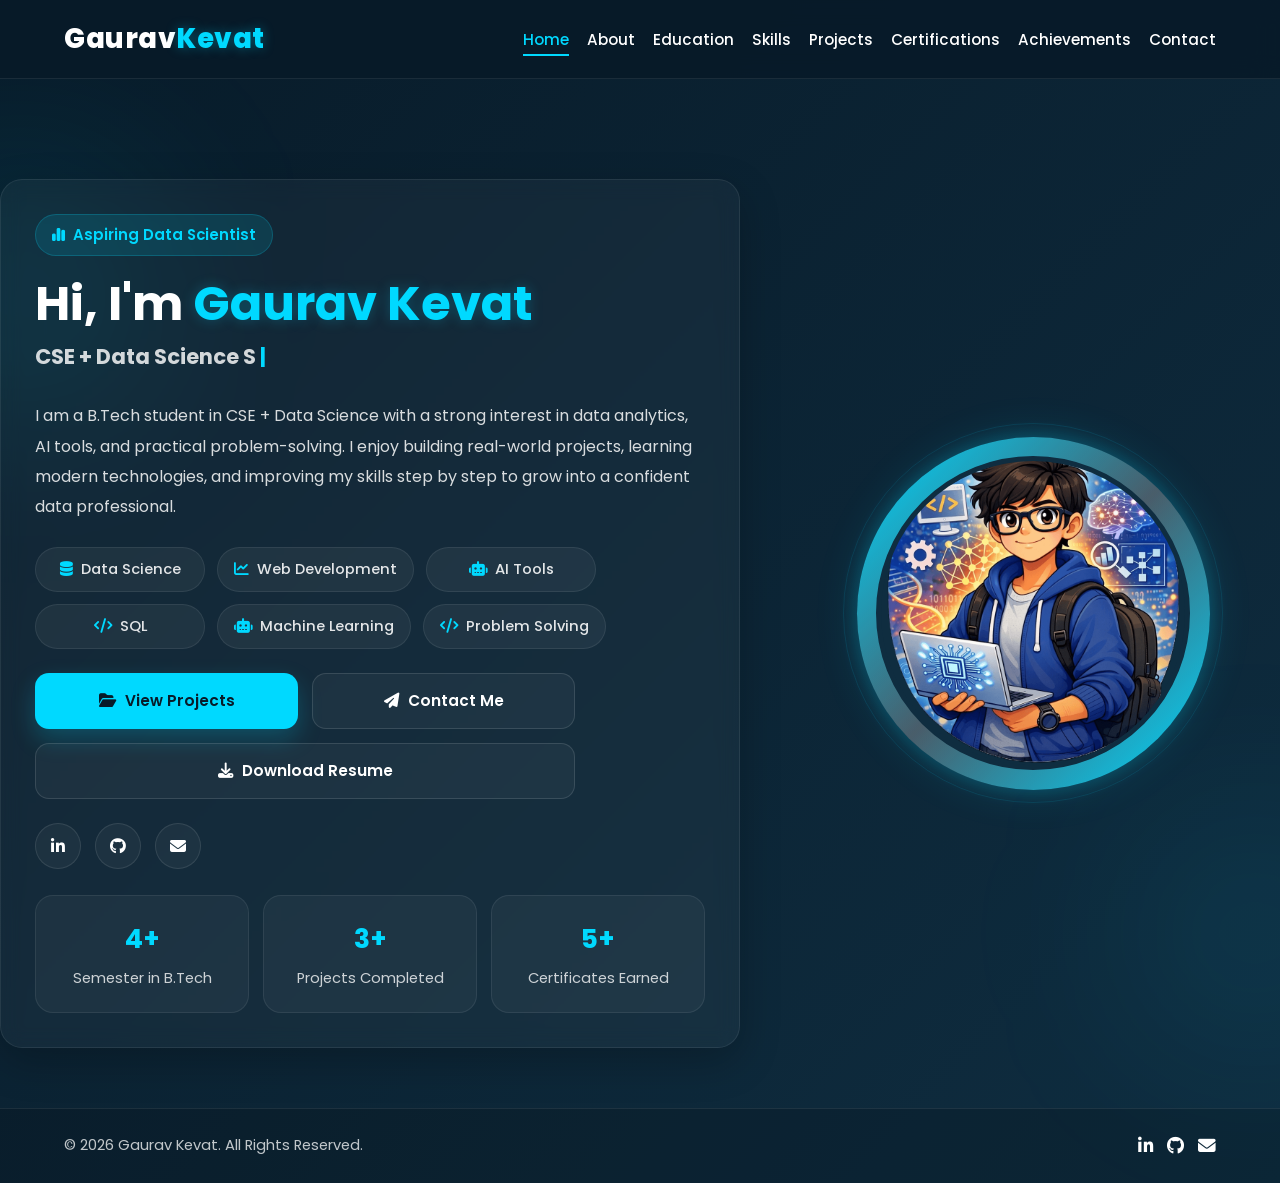
<file: index.html>
<!DOCTYPE html>
<html lang="en">
<head>
  <meta charset="UTF-8" />
  <meta name="viewport" content="width=device-width, initial-scale=1.0" />
  <title>Gaurav Kevat | Portfolio</title>

  <link rel="preconnect" href="https://fonts.googleapis.com">
  <link rel="preconnect" href="https://fonts.gstatic.com" crossorigin>
  <link href="https://fonts.googleapis.com/css2?family=Poppins:wght@300;400;500;600;700;800&display=swap" rel="stylesheet" />
  <link rel="stylesheet" href="https://cdnjs.cloudflare.com/ajax/libs/font-awesome/6.5.2/css/all.min.css" />

  <style>
    * {
      margin: 0;
      padding: 0;
      box-sizing: border-box;
      scroll-behavior: smooth;
    }

    body {
      font-family: "Poppins", sans-serif;
      background: linear-gradient(135deg, #081b29, #0f2d40);
      color: #fff;
      overflow-x: hidden;
      position: relative;
    }

    ::selection {
      background: #00d9ff;
      color: #081b29;
    }

    .scroll-progress {
      position: fixed;
      top: 0;
      left: 0;
      height: 3px;
      width: 0%;
      background: #00d9ff;
      z-index: 2000;
      box-shadow: 0 0 12px rgba(0, 217, 255, 0.7);
    }

    .particles {
      position: fixed;
      inset: 0;
      overflow: hidden;
      pointer-events: none;
      z-index: 0;
    }

    .particle {
      position: absolute;
      width: 6px;
      height: 6px;
      background: rgba(0, 217, 255, 0.25);
      border-radius: 50%;
      animation: floatParticle linear infinite;
    }

    @keyframes floatParticle {
      0% {
        transform: translateY(0) scale(1);
        opacity: 0;
      }
      10% {
        opacity: 1;
      }
      100% {
        transform: translateY(-120vh) scale(1.4);
        opacity: 0;
      }
    }

    .container {
      width: 90%;
      max-width: 1280px;
      margin: auto;
      position: relative;
      z-index: 2;
    }

    .header {
      position: sticky;
      top: 0;
      z-index: 1000;
      background: rgba(8, 27, 41, 0.92);
      backdrop-filter: blur(12px);
      border-bottom: 1px solid rgba(255,255,255,0.08);
    }

    .navbar {
      display: flex;
      justify-content: space-between;
      align-items: center;
      padding: 18px 0;
    }

    .logo {
      font-size: 1.7rem;
      font-weight: 800;
      color: #fff;
      text-decoration: none;
      letter-spacing: 0.5px;
    }

    .logo span {
      color: #00d9ff;
      text-shadow: 0 0 12px rgba(0, 217, 255, 0.35);
    }

    .nav-links {
      display: flex;
      gap: 18px;
      list-style: none;
    }

    .nav-links a {
      color: #fff;
      text-decoration: none;
      font-size: 0.95rem;
      font-weight: 500;
      transition: 0.3s ease;
      position: relative;
    }

    .nav-links a::after {
      content: "";
      position: absolute;
      left: 0;
      bottom: -6px;
      width: 0;
      height: 2px;
      background: #00d9ff;
      transition: 0.3s ease;
    }

    .nav-links a:hover,
    .nav-links a.active {
      color: #00d9ff;
    }

    .nav-links a:hover::after,
    .nav-links a.active::after {
      width: 100%;
    }

    .menu-toggle {
      display: none;
      font-size: 1.4rem;
      cursor: pointer;
      color: white;
    }

    .hero {
      min-height: 100vh;
      display: flex;
      align-items: center;
      padding: 100px 0 60px;
      position: relative;
    }

    .hero::before {
      content: "";
      position: absolute;
      top: 70px;
      left: -120px;
      width: 280px;
      height: 280px;
      background: rgba(0, 217, 255, 0.10);
      filter: blur(90px);
      border-radius: 50%;
    }

    .hero::after {
      content: "";
      position: absolute;
      right: -100px;
      bottom: 50px;
      width: 250px;
      height: 250px;
      background: rgba(0, 217, 255, 0.08);
      filter: blur(90px);
      border-radius: 50%;
    }

    .hero-content {
      display: grid;
      grid-template-columns: 1.2fr 0.8fr;
      gap: 46px;
      align-items: center;
      width: 100%;
      position: relative;
      z-index: 2;
    }

    .hero-text {
      background: rgba(255,255,255,0.04);
      border: 1px solid rgba(255,255,255,0.08);
      border-radius: 22px;
      padding: 34px;
      backdrop-filter: blur(10px);
      box-shadow: 0 14px 40px rgba(0,0,0,0.22);
      position: relative;
      overflow: hidden;
    }

    .hero-text::before {
      content: "";
      position: absolute;
      inset: 0;
      background: linear-gradient(120deg, transparent, rgba(255,255,255,0.03), transparent);
      transform: translateX(-100%);
      animation: shine 5s linear infinite;
    }

    @keyframes shine {
      100% {
        transform: translateX(100%);
      }
    }

    .hero-tag {
      display: inline-flex;
      align-items: center;
      gap: 8px;
      padding: 9px 16px;
      border-radius: 999px;
      color: #00d9ff;
      margin-bottom: 20px;
      background: rgba(0, 217, 255, 0.12);
      border: 1px solid rgba(0, 217, 255, 0.20);
      font-size: 0.93rem;
      font-weight: 600;
      animation: pulseTag 2.5s infinite;
    }

    @keyframes pulseTag {
      0%, 100% { transform: scale(1); }
      50% { transform: scale(1.03); }
    }

    .hero-text h1 {
      font-size: 3rem;
      line-height: 1.15;
      margin-bottom: 10px;
    }

    .hero-text h1 span {
      color: #00d9ff;
      text-shadow: 0 0 14px rgba(0, 217, 255, 0.25);
    }

    .hero-text h2 {
      font-size: 1.32rem;
      color: rgba(255,255,255,0.82);
      margin-bottom: 22px;
      min-height: 38px;
    }

    .typing-role::after {
      content: "|";
      color: #00d9ff;
      margin-left: 4px;
      animation: blink 0.8s infinite;
    }

    @keyframes blink {
      50% { opacity: 0; }
    }

    .hero-description {
      color: rgba(255,255,255,0.84);
      line-height: 1.9;
      margin-bottom: 24px;
      max-width: 720px;
      font-size: 1rem;
    }

    .highlight-line {
      display: flex;
      flex-wrap: wrap;
      gap: 12px;
      margin-bottom: 24px;
    }

    .mini-badge {
      display: inline-flex;
      align-items: center;
      justify-content: center;
      gap: 8px;
      min-width: 170px;
      padding: 11px 16px;
      border-radius: 999px;
      background: rgba(255,255,255,0.05);
      border: 1px solid rgba(255,255,255,0.08);
      color: rgba(255,255,255,0.88);
      font-size: 0.92rem;
      font-weight: 500;
      transition: 0.3s ease;
      white-space: nowrap;
    }

    .mini-badge i {
      color: #00d9ff;
    }

    .mini-badge:hover {
      transform: translateY(-3px) scale(1.03);
      border-color: rgba(0, 217, 255, 0.25);
      color: #00d9ff;
      background: rgba(0, 217, 255, 0.08);
      box-shadow: 0 8px 18px rgba(0, 217, 255, 0.10);
    }

    .hero-buttons {
      display: grid;
      grid-template-columns: repeat(2, minmax(180px, 1fr));
      gap: 14px;
      margin-bottom: 24px;
      max-width: 540px;
    }

    .btn {
      display: inline-flex;
      align-items: center;
      justify-content: center;
      gap: 9px;
      padding: 14px 20px;
      border-radius: 14px;
      text-decoration: none;
      font-weight: 600;
      transition: 0.3s ease;
      border: none;
      cursor: pointer;
      font-size: 0.96rem;
      min-height: 56px;
      position: relative;
      overflow: hidden;
    }

    .btn:hover {
      transform: translateY(-4px) scale(1.01);
    }

    .primary-btn {
      background: #00d9ff;
      color: #081b29;
      box-shadow: 0 10px 24px rgba(0, 217, 255, 0.22);
    }

    .secondary-btn {
      border: 1px solid rgba(255,255,255,0.12);
      color: white;
      background: rgba(255,255,255,0.04);
    }

    .secondary-btn:hover {
      background: rgba(0, 217, 255, 0.08);
      border-color: rgba(0, 217, 255, 0.22);
    }

    .hero-buttons .full-btn {
      grid-column: 1 / -1;
    }

    .social-icons {
      display: flex;
      gap: 14px;
      flex-wrap: wrap;
      margin-bottom: 26px;
    }

    .social-icons a {
      width: 46px;
      height: 46px;
      border-radius: 50%;
      display: grid;
      place-items: center;
      color: white;
      text-decoration: none;
      border: 1px solid rgba(255,255,255,0.10);
      transition: 0.3s ease;
      background: rgba(255,255,255,0.04);
      font-size: 1rem;
    }

    .social-icons a:hover {
      background: rgba(0, 217, 255, 0.14);
      color: #00d9ff;
      transform: translateY(-4px) rotate(6deg);
      border-color: rgba(0, 217, 255, 0.26);
      box-shadow: 0 10px 20px rgba(0, 217, 255, 0.12);
    }

    .quick-stats {
      display: grid;
      grid-template-columns: repeat(3, 1fr);
      gap: 14px;
    }

    .stat-box {
      background: rgba(255,255,255,0.04);
      border: 1px solid rgba(255,255,255,0.08);
      border-radius: 18px;
      padding: 22px 14px;
      text-align: center;
      transition: 0.3s ease;
      min-height: 118px;
      display: flex;
      flex-direction: column;
      justify-content: center;
    }

    .stat-box:hover {
      transform: translateY(-5px);
      border-color: rgba(0, 217, 255, 0.22);
      box-shadow: 0 10px 24px rgba(0,0,0,0.16);
    }

    .stat-box h3 {
      color: #00d9ff;
      font-size: 1.65rem;
      margin-bottom: 8px;
      font-weight: 700;
    }

    .stat-box p {
      color: rgba(255,255,255,0.78);
      font-size: 0.92rem;
      line-height: 1.5;
    }

    .hero-image {
      display: flex;
      justify-content: center;
      align-items: center;
      position: relative;
      min-height: 420px;
      animation: floatImage 4s ease-in-out infinite;
    }

    @keyframes floatImage {
      0%, 100% { transform: translateY(0); }
      50% { transform: translateY(-10px); }
    }

    .profile-frame {
      width: 353px;
      height: 353px;
      border-radius: 50%;
      position: relative;
      display: flex;
      align-items: center;
      justify-content: center;
      z-index: 2;
    }

    .profile-frame::before {
      content: "";
      position: absolute;
      inset: 0;
      border-radius: 50%;
      background: linear-gradient(135deg, #00d9ff, rgba(255,255,255,0.25), #00d9ff);
      box-shadow:
        0 0 20px rgba(0, 217, 255, 0.24),
        0 0 45px rgba(0, 217, 255, 0.14);
      animation: glowPulse 3s ease-in-out infinite;
    }

    .profile-frame::after {
      content: "";
      position: absolute;
      width: 378px;
      height: 378px;
      border-radius: 50%;
      border: 1px solid rgba(0, 217, 255, 0.10);
      z-index: -1;
      animation: rotateRing 10s linear infinite;
    }

    @keyframes rotateRing {
      0% { transform: rotate(0deg); }
      100% { transform: rotate(360deg); }
    }

    .profile-frame img {
      width: 314px;
      height: 314px;
      border-radius: 50%;
      object-fit: cover;
      object-position: center center;
      display: block;
      position: relative;
      z-index: 2;
      border: 5px solid #0f2d40;
      background: #0f2d40;
    }

    @keyframes glowPulse {
      0% {
        transform: scale(1);
        box-shadow:
          0 0 20px rgba(0, 217, 255, 0.24),
          0 0 45px rgba(0, 217, 255, 0.14);
      }
      50% {
        transform: scale(1.02);
        box-shadow:
          0 0 28px rgba(0, 217, 255, 0.34),
          0 0 60px rgba(0, 217, 255, 0.18);
      }
      100% {
        transform: scale(1);
        box-shadow:
          0 0 20px rgba(0, 217, 255, 0.24),
          0 0 45px rgba(0, 217, 255, 0.14);
      }
    }

    .footer {
      padding: 24px 0;
      border-top: 1px solid rgba(255,255,255,0.08);
      background: rgba(0, 0, 0, 0.15);
      position: relative;
      z-index: 2;
    }

    .footer .container {
      display: flex;
      justify-content: space-between;
      align-items: center;
      gap: 20px;
      flex-wrap: wrap;
    }

    .footer p {
      color: rgba(255,255,255,0.75);
      font-size: 0.92rem;
    }

    .footer-socials {
      display: flex;
      gap: 14px;
    }

    .footer-socials a {
      color: white;
      font-size: 1.1rem;
      transition: 0.3s ease;
    }

    .footer-socials a:hover {
      color: #00d9ff;
      transform: translateY(-3px);
    }

    .reveal {
      opacity: 0;
      transform: translateY(30px);
      transition: all 0.8s ease;
    }

    .reveal.active {
      opacity: 1;
      transform: translateY(0);
    }

    @media (max-width: 1100px) {
      .hero-content {
        grid-template-columns: 1fr;
      }

      .hero-text {
        text-align: center;
        border-radius: 18px;
      }

      .hero-description {
        margin-left: auto;
        margin-right: auto;
      }

      .hero-buttons,
      .social-icons,
      .highlight-line {
        justify-content: center;
        margin-left: auto;
        margin-right: auto;
      }

      .hero-buttons {
        max-width: 560px;
      }

      .hero-image {
        order: -1;
        margin-bottom: 24px;
      }

      .quick-stats {
        max-width: 720px;
        margin: auto;
      }
    }

    @media (max-width: 768px) {
      .nav-links {
        position: absolute;
        top: 75px;
        right: 5%;
        width: 230px;
        background: #0d2233;
        border: 1px solid rgba(255,255,255,0.08);
        border-radius: 14px;
        flex-direction: column;
        padding: 18px;
        display: none;
      }

      .nav-links.show {
        display: flex;
      }

      .menu-toggle {
        display: block;
      }

      .hero {
        padding: 95px 0 55px;
      }

      .hero-text {
        padding: 26px 18px;
        border-radius: 16px;
      }

      .hero-text h1 {
        font-size: 2.1rem;
      }

      .hero-text h2 {
        font-size: 1.05rem;
      }

      .highlight-line {
        gap: 10px;
      }

      .mini-badge {
        min-width: unset;
        width: 100%;
      }

      .hero-buttons {
        grid-template-columns: 1fr;
        max-width: 100%;
      }

      .hero-buttons .full-btn {
        grid-column: auto;
      }

      .profile-frame {
        width: 265px;
        height: 265px;
      }

      .profile-frame::after {
        width: 285px;
        height: 285px;
      }

      .profile-frame img {
        width: 235px;
        height: 235px;
        border: 4px solid #0f2d40;
      }

      .quick-stats {
        grid-template-columns: 1fr;
      }

      .btn {
        width: 100%;
      }
    }
  </style>
</head>
<body>

  <div class="scroll-progress" id="scrollProgress"></div>

  <div class="particles" id="particles"></div>

  <header class="header">
    <nav class="navbar container">
      <a href="index.html" class="logo">Gaurav<span>Kevat</span></a>

      <ul class="nav-links" id="navLinks">
        <li><a href="index.html" class="active">Home</a></li>
        <li><a href="about.html">About</a></li>
        <li><a href="education.html">Education</a></li>
        <li><a href="skills.html">Skills</a></li>
        <li><a href="projects.html">Projects</a></li>
        <li><a href="certifications.html">Certifications</a></li>
        <li><a href="achievements.html">Achievements</a></li>
        <li><a href="contact.html">Contact</a></li>
      </ul>

      <div class="menu-toggle" id="menuToggle">
        <i class="fa-solid fa-bars"></i>
      </div>
    </nav>
  </header>

  <main>
    <section class="hero">
      <div class="container hero-content">

        <div class="hero-text reveal">
          <p class="hero-tag">
            <i class="fa-solid fa-chart-simple"></i> Aspiring Data Scientist
          </p>

          <h1>Hi, I'm <span>Gaurav Kevat</span></h1>
          <h2 class="typing-role"></h2>

          <p class="hero-description">
            I am a B.Tech student in CSE + Data Science with a strong interest in data analytics,
            AI tools, and practical problem-solving. I enjoy building real-world projects,
            learning modern technologies, and improving my skills step by step to grow into
            a confident data professional.
          </p>

          <div class="highlight-line">
            <span class="mini-badge"><i class="fa-solid fa-database"></i> Data Science</span>
            <span class="mini-badge"><i class="fa-solid fa-chart-line"></i> Web Development</span>
            <span class="mini-badge"><i class="fa-solid fa-robot"></i> AI Tools</span>
            <span class="mini-badge"><i class="fa-solid fa-code"></i> SQL</span>
            <span class="mini-badge"><i class="fa-solid fa-robot"></i> Machine Learning</span>
            <span class="mini-badge"><i class="fa-solid fa-code"></i> Problem Solving</span>
          </div>

          <div class="hero-buttons">
            <a href="projects.html" class="btn primary-btn">
              <i class="fa-solid fa-folder-open"></i> View Projects
            </a>
            <a href="contact.html" class="btn secondary-btn">
              <i class="fa-solid fa-paper-plane"></i> Contact Me
            </a>
            <a href="resume.pdf" class="btn secondary-btn full-btn" download>
              <i class="fa-solid fa-download"></i> Download Resume
            </a>
          </div>

          <div class="social-icons">
            <a href="https://www.linkedin.com/in/gaurav-kevat/" target="_blank" rel="noopener noreferrer">
              <i class="fa-brands fa-linkedin-in"></i>
            </a>
            <a href="https://github.com/GauravDataAI" target="_blank" rel="noopener noreferrer">
              <i class="fa-brands fa-github"></i>
            </a>
            <a href="mailto:gauravkevat30@gmail.com">
              <i class="fa-solid fa-envelope"></i>
            </a>
          </div>

          <div class="quick-stats">
            <div class="stat-box">
              <h3 class="counter" data-target="4">0</h3>
              <p>Semester in B.Tech</p>
            </div>
            <div class="stat-box">
              <h3 class="counter" data-target="3">0</h3>
              <p>Projects Completed</p>
            </div>
            <div class="stat-box">
              <h3 class="counter" data-target="5">0</h3>
              <p>Certificates Earned</p>
            </div>
          </div>
        </div>

        <div class="hero-image reveal">
          <div class="profile-frame">
            <img src="new.PNG" alt="Gaurav Kevat Portfolio Image">
          </div>
        </div>

      </div>
    </section>
  </main>

  <footer class="footer">
    <div class="container">
      <p>© 2026 Gaurav Kevat. All Rights Reserved.</p>
      <div class="footer-socials">
        <a href="https://www.linkedin.com/in/gaurav-kevat/" target="_blank" rel="noopener noreferrer">
          <i class="fa-brands fa-linkedin-in"></i>
        </a>
        <a href="https://github.com/GauravDataAI" target="_blank" rel="noopener noreferrer">
          <i class="fa-brands fa-github"></i>
        </a>
        <a href="mailto:gauravkevat30@gmail.com">
          <i class="fa-solid fa-envelope"></i>
        </a>
      </div>
    </div>
  </footer>

  <script>
    const menuToggle = document.getElementById("menuToggle");
    const navLinks = document.getElementById("navLinks");

    menuToggle.addEventListener("click", () => {
      navLinks.classList.toggle("show");
    });

    const typingElement = document.querySelector(".typing-role");
    const roles = [
      "CSE + Data Science Student",
      "Aspiring Data Analyst",
      "Future Data Scientist",
      "AI Tools Enthusiast",
      "Web Development Learner"
    ];

    let roleIndex = 0;
    let charIndex = 0;
    let isDeleting = false;

    function typeEffect() {
      const currentRole = roles[roleIndex];
      typingElement.textContent = currentRole.substring(0, charIndex);

      if (!isDeleting) {
        charIndex++;
        if (charIndex > currentRole.length) {
          isDeleting = true;
          setTimeout(typeEffect, 1200);
          return;
        }
      } else {
        charIndex--;
        if (charIndex < 0) {
          isDeleting = false;
          roleIndex = (roleIndex + 1) % roles.length;
          charIndex = 0;
        }
      }

      setTimeout(typeEffect, isDeleting ? 45 : 90);
    }

    window.addEventListener("load", typeEffect);

    const reveals = document.querySelectorAll(".reveal");

    function revealOnScroll() {
      reveals.forEach((el) => {
        const windowHeight = window.innerHeight;
        const elementTop = el.getBoundingClientRect().top;
        const elementVisible = 80;

        if (elementTop < windowHeight - elementVisible) {
          el.classList.add("active");
        }
      });
    }

    window.addEventListener("scroll", revealOnScroll);
    revealOnScroll();

    const counters = document.querySelectorAll(".counter");
    let counterStarted = false;

    function animateCounters() {
      if (counterStarted) return;

      counters.forEach(counter => {
        const target = +counter.getAttribute("data-target");
        let count = 0;
        const increment = Math.max(1, Math.ceil(target / 40));

        const updateCounter = () => {
          count += increment;
          if (count >= target) {
            counter.innerText = target + "+";
          } else {
            counter.innerText = count;
            requestAnimationFrame(updateCounter);
          }
        };

        updateCounter();
      });

      counterStarted = true;
    }

    function checkCounterSection() {
      const statsSection = document.querySelector(".quick-stats");
      const top = statsSection.getBoundingClientRect().top;
      if (top < window.innerHeight - 80) {
        animateCounters();
      }
    }

    window.addEventListener("scroll", checkCounterSection);
    window.addEventListener("load", checkCounterSection);

    const scrollProgress = document.getElementById("scrollProgress");

    function updateScrollProgress() {
      const scrollTop = window.scrollY;
      const docHeight = document.documentElement.scrollHeight - window.innerHeight;
      const progress = (scrollTop / docHeight) * 100;
      scrollProgress.style.width = progress + "%";
    }

    window.addEventListener("scroll", updateScrollProgress);
    updateScrollProgress();

    const particlesContainer = document.getElementById("particles");

    for (let i = 0; i < 18; i++) {
      const particle = document.createElement("span");
      particle.classList.add("particle");
      particle.style.left = Math.random() * 100 + "%";
      particle.style.bottom = "-" + (Math.random() * 100) + "px";
      particle.style.animationDuration = (8 + Math.random() * 8) + "s";
      particle.style.animationDelay = Math.random() * 5 + "s";
      particle.style.opacity = Math.random();
      particle.style.width = particle.style.height = (4 + Math.random() * 6) + "px";
      particlesContainer.appendChild(particle);
    }
  </script>
</body>
</html>
</file>
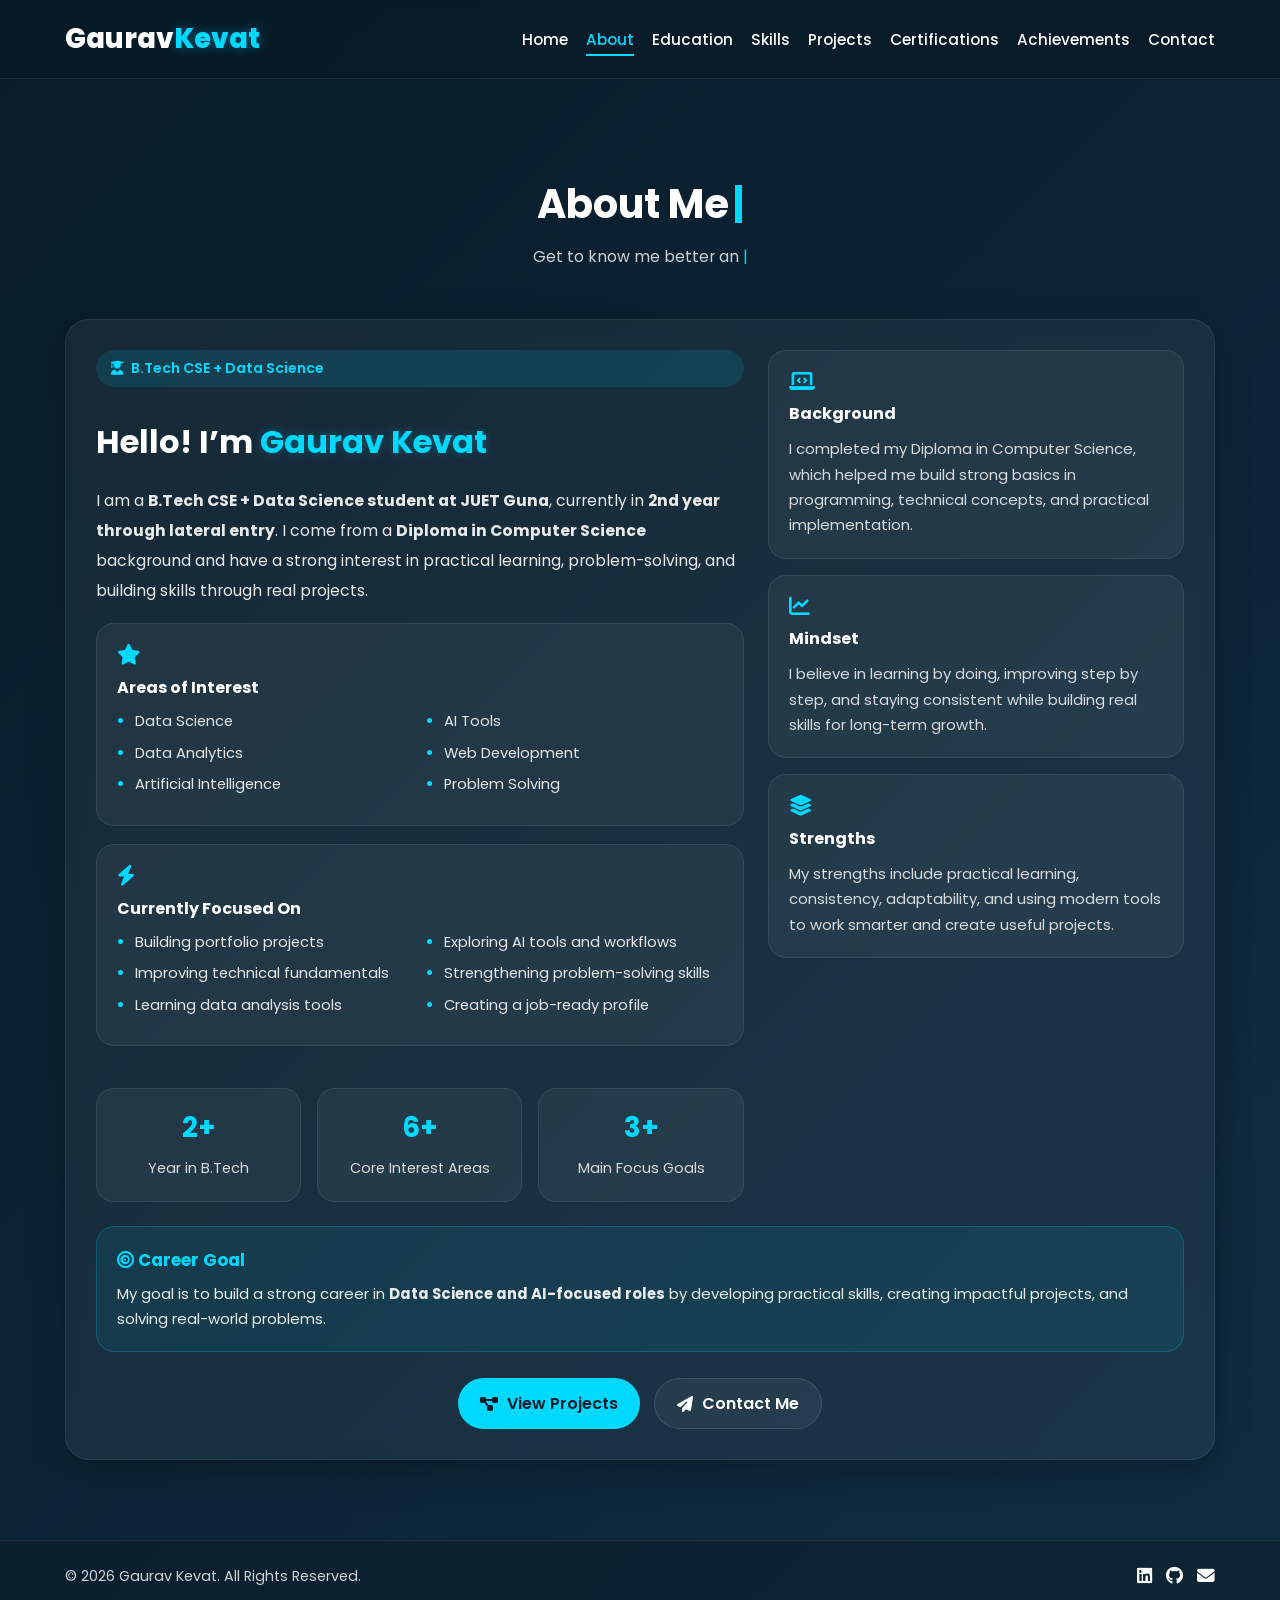
<file: about.html>
<!DOCTYPE html>
<html lang="en">
<head>
  <meta charset="UTF-8" />
  <meta name="viewport" content="width=device-width, initial-scale=1.0" />
  <title>About | Gaurav Kevat</title>

  <link rel="preconnect" href="https://fonts.googleapis.com">
  <link rel="preconnect" href="https://fonts.gstatic.com" crossorigin>
  <link href="https://fonts.googleapis.com/css2?family=Poppins:wght@300;400;500;600;700;800&display=swap" rel="stylesheet" />
  <link rel="stylesheet" href="https://cdnjs.cloudflare.com/ajax/libs/font-awesome/6.5.2/css/all.min.css" />

  <style>
    * {
      margin: 0;
      padding: 0;
      box-sizing: border-box;
      scroll-behavior: smooth;
    }

    body {
      font-family: 'Poppins', sans-serif;
      background: linear-gradient(135deg, #081b29, #0f2d40);
      color: #fff;
      overflow-x: hidden;
      position: relative;
    }

    ::selection {
      background: #00d9ff;
      color: #081b29;
    }

    .scroll-progress {
      position: fixed;
      top: 0;
      left: 0;
      width: 0%;
      height: 3px;
      background: #00d9ff;
      z-index: 3000;
      box-shadow: 0 0 12px rgba(0, 217, 255, 0.7);
    }

    .particles {
      position: fixed;
      inset: 0;
      overflow: hidden;
      pointer-events: none;
      z-index: 0;
    }

    .particle {
      position: absolute;
      width: 6px;
      height: 6px;
      background: rgba(0, 217, 255, 0.22);
      border-radius: 50%;
      animation: floatParticle linear infinite;
    }

    @keyframes floatParticle {
      0% {
        transform: translateY(0) scale(1);
        opacity: 0;
      }
      10% {
        opacity: 1;
      }
      100% {
        transform: translateY(-120vh) scale(1.4);
        opacity: 0;
      }
    }

    .container {
      width: 90%;
      max-width: 1150px;
      margin: auto;
      position: relative;
      z-index: 2;
    }

    .header {
      position: sticky;
      top: 0;
      z-index: 1000;
      background: rgba(8, 27, 41, 0.9);
      backdrop-filter: blur(12px);
      border-bottom: 1px solid rgba(255,255,255,0.08);
    }

    .navbar {
      display: flex;
      justify-content: space-between;
      align-items: center;
      padding: 18px 0;
    }

    .logo {
      font-size: 1.7rem;
      font-weight: 800;
      color: #fff;
      text-decoration: none;
    }

    .logo span {
      color: #00d9ff;
      text-shadow: 0 0 12px rgba(0, 217, 255, 0.35);
    }

    .nav-links {
      display: flex;
      list-style: none;
      gap: 18px;
    }

    .nav-links a {
      color: #fff;
      text-decoration: none;
      font-size: 0.95rem;
      font-weight: 500;
      transition: 0.3s ease;
      position: relative;
    }

    .nav-links a::after {
      content: "";
      position: absolute;
      left: 0;
      bottom: -6px;
      width: 0;
      height: 2px;
      background: #00d9ff;
      transition: 0.3s ease;
    }

    .nav-links a:hover,
    .nav-links a.active {
      color: #00d9ff;
    }

    .nav-links a:hover::after,
    .nav-links a.active::after {
      width: 100%;
    }

    .menu-toggle {
      display: none;
      font-size: 1.4rem;
      color: #fff;
      cursor: pointer;
    }

    .page-banner {
      padding: 95px 0 30px;
      text-align: center;
      position: relative;
    }

    .page-banner h1 {
      font-size: 2.5rem;
      margin-bottom: 10px;
      min-height: 58px;
    }

    .page-banner p {
      max-width: 760px;
      margin: auto;
      color: rgba(255,255,255,0.8);
      line-height: 1.7;
      font-size: 0.98rem;
    }

    .typing-text::after,
    .rotating-line::after {
      content: "|";
      color: #00d9ff;
      margin-left: 4px;
      animation: blink 0.8s infinite;
    }

    @keyframes blink {
      50% {
        opacity: 0;
      }
    }

    .section {
      padding: 18px 0 60px;
    }

    .about-card {
      background: rgba(255,255,255,0.05);
      border: 1px solid rgba(255,255,255,0.08);
      border-radius: 24px;
      padding: 30px;
      box-shadow: 0 10px 35px rgba(0,0,0,0.25);
      backdrop-filter: blur(8px);
      position: relative;
      overflow: hidden;
    }

    .about-card::before {
      content: "";
      position: absolute;
      inset: 0;
      background: linear-gradient(120deg, transparent, rgba(255,255,255,0.03), transparent);
      transform: translateX(-100%);
      animation: shine 5s linear infinite;
    }

    @keyframes shine {
      100% {
        transform: translateX(100%);
      }
    }

    .about-grid {
      display: grid;
      grid-template-columns: 1.4fr 0.9fr;
      gap: 24px;
      align-items: start;
    }

    .about-badge {
      display: inline-flex;
      align-items: center;
      gap: 8px;
      padding: 8px 15px;
      border-radius: 30px;
      background: rgba(0, 217, 255, 0.12);
      color: #00d9ff;
      font-size: 0.88rem;
      font-weight: 600;
      margin-bottom: 16px;
      animation: pulseBadge 2.5s infinite;
    }

    @keyframes pulseBadge {
      0%, 100% { transform: scale(1); }
      50% { transform: scale(1.03); }
    }

    .about-left {
      display: flex;
      flex-direction: column;
      gap: 18px;
    }

    .about-left h2 {
      font-size: 2rem;
      line-height: 1.3;
      margin-bottom: 6px;
    }

    .about-left h2 span {
      color: #00d9ff;
      text-shadow: 0 0 10px rgba(0, 217, 255, 0.25);
    }

    .about-left p {
      font-size: 0.98rem;
      line-height: 1.9;
      color: rgba(255,255,255,0.9);
    }

    .about-right {
      display: grid;
      gap: 16px;
    }

    .mini-card {
      background: rgba(255,255,255,0.05);
      border: 1px solid rgba(255,255,255,0.08);
      border-radius: 18px;
      padding: 20px;
      transition: 0.3s ease;
      position: relative;
      overflow: hidden;
    }

    .mini-card:hover {
      transform: translateY(-6px) scale(1.01);
      border-color: rgba(0, 217, 255, 0.28);
      box-shadow: 0 10px 24px rgba(0,0,0,0.22);
    }

    .mini-card i {
      font-size: 1.3rem;
      color: #00d9ff;
      margin-bottom: 10px;
      display: inline-block;
    }

    .mini-card h4 {
      font-size: 1rem;
      margin-bottom: 10px;
      color: #fff;
    }

    .mini-card p {
      font-size: 0.93rem;
      line-height: 1.7;
      color: rgba(255,255,255,0.82);
    }

    .interest-points,
    .focus-points {
      margin-top: 10px;
      padding-left: 18px;
      columns: 2;
      column-gap: 30px;
    }

    .interest-points li,
    .focus-points li {
      margin-bottom: 8px;
      font-size: 0.92rem;
      line-height: 1.6;
      color: rgba(255,255,255,0.88);
      transition: 0.3s ease;
    }

    .interest-points li:hover,
    .focus-points li:hover {
      color: #00d9ff;
      transform: translateX(4px);
    }

    .interest-points li::marker,
    .focus-points li::marker {
      color: #00d9ff;
    }

    .stats-strip {
      display: grid;
      grid-template-columns: repeat(3, 1fr);
      gap: 16px;
      margin-top: 24px;
    }

    .stat-item {
      background: rgba(255,255,255,0.05);
      border: 1px solid rgba(255,255,255,0.08);
      border-radius: 18px;
      padding: 18px;
      text-align: center;
      transition: 0.3s ease;
    }

    .stat-item:hover {
      transform: translateY(-5px);
      border-color: rgba(0, 217, 255, 0.28);
      box-shadow: 0 10px 20px rgba(0,0,0,0.18);
    }

    .stat-item h3 {
      font-size: 1.7rem;
      color: #00d9ff;
      margin-bottom: 6px;
    }

    .stat-item p {
      font-size: 0.9rem;
      color: rgba(255,255,255,0.82);
    }

    .goal-box {
      margin-top: 24px;
      background: rgba(0, 217, 255, 0.08);
      border: 1px solid rgba(0, 217, 255, 0.2);
      border-radius: 18px;
      padding: 20px;
      animation: goalGlow 3s ease-in-out infinite;
    }

    @keyframes goalGlow {
      0%, 100% {
        box-shadow: 0 0 0 rgba(0, 217, 255, 0);
      }
      50% {
        box-shadow: 0 0 24px rgba(0, 217, 255, 0.12);
      }
    }

    .goal-box h3 {
      color: #00d9ff;
      margin-bottom: 8px;
      font-size: 1.05rem;
    }

    .goal-box p {
      font-size: 0.93rem;
      line-height: 1.7;
      color: rgba(255,255,255,0.9);
    }

    .about-buttons {
      display: flex;
      justify-content: center;
      gap: 14px;
      margin-top: 26px;
      flex-wrap: wrap;
    }

    .about-btn {
      display: inline-flex;
      align-items: center;
      gap: 9px;
      padding: 12px 22px;
      border-radius: 30px;
      text-decoration: none;
      font-weight: 600;
      transition: 0.3s ease;
    }

    .primary-btn {
      background: #00d9ff;
      color: #081b29;
    }

    .primary-btn:hover {
      transform: translateY(-4px);
      box-shadow: 0 10px 22px rgba(0, 217, 255, 0.25);
    }

    .secondary-btn {
      color: #fff;
      background: rgba(255,255,255,0.05);
      border: 1px solid rgba(255,255,255,0.12);
    }

    .secondary-btn:hover {
      transform: translateY(-4px);
      background: rgba(0, 217, 255, 0.08);
      border-color: rgba(0, 217, 255, 0.3);
    }

    .footer {
      padding: 22px 0;
      margin-top: 20px;
      border-top: 1px solid rgba(255,255,255,0.08);
      background: rgba(0,0,0,0.15);
      position: relative;
      z-index: 2;
    }

    .footer .container {
      display: flex;
      justify-content: space-between;
      align-items: center;
      gap: 16px;
      flex-wrap: wrap;
    }

    .footer p {
      font-size: 0.9rem;
      color: rgba(255,255,255,0.8);
    }

    .footer-socials {
      display: flex;
      gap: 14px;
    }

    .footer-socials a {
      color: #fff;
      font-size: 1.1rem;
      transition: 0.3s ease;
    }

    .footer-socials a:hover {
      color: #00d9ff;
      transform: translateY(-3px);
    }

    .reveal {
      opacity: 0;
      transform: translateY(30px);
      transition: all 0.8s ease;
    }

    .reveal.active {
      opacity: 1;
      transform: translateY(0);
    }

    @media (max-width: 900px) {
      .nav-links {
        position: absolute;
        top: 75px;
        right: 5%;
        width: 230px;
        background: #0d2233;
        border: 1px solid rgba(255,255,255,0.08);
        border-radius: 14px;
        flex-direction: column;
        padding: 18px;
        display: none;
      }

      .nav-links.show {
        display: flex;
      }

      .menu-toggle {
        display: block;
      }

      .about-grid {
        grid-template-columns: 1fr;
      }

      .page-banner h1 {
        font-size: 2rem;
      }

      .about-left h2 {
        font-size: 1.65rem;
      }

      .about-card {
        padding: 22px;
      }

      .stats-strip {
        grid-template-columns: 1fr;
      }
    }

    @media (max-width: 600px) {
      .interest-points,
      .focus-points {
        columns: 1;
      }

      .about-buttons {
        flex-direction: column;
        align-items: center;
      }

      .about-btn {
        width: 100%;
        max-width: 260px;
        justify-content: center;
      }
    }
  </style>
</head>
<body>

  <div class="scroll-progress" id="scrollProgress"></div>
  <div class="particles" id="particles"></div>

  <header class="header">
    <nav class="navbar container">
      <a href="index.html" class="logo">Gaurav<span>Kevat</span></a>

      <ul class="nav-links" id="navLinks">
        <li><a href="index.html">Home</a></li>
        <li><a href="about.html" class="active">About</a></li>
        <li><a href="education.html">Education</a></li>
        <li><a href="skills.html">Skills</a></li>
        <li><a href="projects.html">Projects</a></li>
        <li><a href="certifications.html">Certifications</a></li>
        <li><a href="achievements.html">Achievements</a></li>
        <li><a href="contact.html">Contact</a></li>
      </ul>

      <div class="menu-toggle" id="menuToggle">
        <i class="fa-solid fa-bars"></i>
      </div>
    </nav>
  </header>

  <main>
    <section class="page-banner">
      <div class="container reveal">
        <h1 class="typing-text"></h1>
        <p class="rotating-line"></p>
      </div>
    </section>

    <section class="section">
      <div class="container">
        <div class="about-card reveal">
          <div class="about-grid">
            <div class="about-left">
              <span class="about-badge">
                <i class="fa-solid fa-user-graduate"></i> B.Tech CSE + Data Science
              </span>

              <h2>Hello! I’m <span>Gaurav Kevat</span></h2>

              <p>
                I am a <strong>B.Tech CSE + Data Science student at JUET Guna</strong>,
                currently in <strong>2nd year through lateral entry</strong>. I come from a
                <strong>Diploma in Computer Science</strong> background and have a strong
                interest in practical learning, problem-solving, and building skills through real projects.
              </p>

              <div class="mini-card">
                <i class="fa-solid fa-star"></i>
                <h4>Areas of Interest</h4>
                <ul class="interest-points">
                  <li>Data Science</li>
                  <li>Data Analytics</li>
                  <li>Artificial Intelligence</li>
                  <li>AI Tools</li>
                  <li>Web Development</li>
                  <li>Problem Solving</li>
                </ul>
              </div>

              <div class="mini-card">
                <i class="fa-solid fa-bolt"></i>
                <h4>Currently Focused On</h4>
                <ul class="focus-points">
                  <li>Building portfolio projects</li>
                  <li>Improving technical fundamentals</li>
                  <li>Learning data analysis tools</li>
                  <li>Exploring AI tools and workflows</li>
                  <li>Strengthening problem-solving skills</li>
                  <li>Creating a job-ready profile</li>
                </ul>
              </div>

              <div class="stats-strip">
                <div class="stat-item">
                  <h3 class="counter" data-target="2">0</h3>
                  <p>Year in B.Tech</p>
                </div>
                <div class="stat-item">
                  <h3 class="counter" data-target="6">0</h3>
                  <p>Core Interest Areas</p>
                </div>
                <div class="stat-item">
                  <h3 class="counter" data-target="3">0</h3>
                  <p>Main Focus Goals</p>
                </div>
              </div>
            </div>

            <div class="about-right">
              <div class="mini-card">
                <i class="fa-solid fa-laptop-code"></i>
                <h4>Background</h4>
                <p>
                  I completed my Diploma in Computer Science, which helped me build strong basics
                  in programming, technical concepts, and practical implementation.
                </p>
              </div>

              <div class="mini-card">
                <i class="fa-solid fa-chart-line"></i>
                <h4>Mindset</h4>
                <p>
                  I believe in learning by doing, improving step by step, and staying consistent
                  while building real skills for long-term growth.
                </p>
              </div>

              <div class="mini-card">
                <i class="fa-solid fa-layer-group"></i>
                <h4>Strengths</h4>
                <p>
                  My strengths include practical learning, consistency, adaptability, and using
                  modern tools to work smarter and create useful projects.
                </p>
              </div>
            </div>
          </div>

          <div class="goal-box reveal">
            <h3><i class="fa-solid fa-bullseye"></i> Career Goal</h3>
            <p>
              My goal is to build a strong career in <strong>Data Science and AI-focused roles</strong>
              by developing practical skills, creating impactful projects, and solving real-world problems.
            </p>
          </div>

          <div class="about-buttons reveal">
            <a href="projects.html" class="about-btn primary-btn">
              <i class="fa-solid fa-diagram-project"></i> View Projects
            </a>
            <a href="contact.html" class="about-btn secondary-btn">
              <i class="fa-solid fa-paper-plane"></i> Contact Me
            </a>
          </div>
        </div>
      </div>
    </section>
  </main>

  <footer class="footer">
    <div class="container">
      <p>© 2026 Gaurav Kevat. All Rights Reserved.</p>
      <div class="footer-socials">
        <a href="https://www.linkedin.com/in/gaurav-kevat/" target="_blank"><i class="fa-brands fa-linkedin"></i></a>
        <a href="https://github.com/GauravDataAI" target="_blank"><i class="fa-brands fa-github"></i></a>
        <a href="mailto:gauravkevat30@gmail.com"><i class="fa-solid fa-envelope"></i></a>
      </div>
    </div>
  </footer>

  <script>
    const menuToggle = document.getElementById("menuToggle");
    const navLinks = document.getElementById("navLinks");

    menuToggle.addEventListener("click", () => {
      navLinks.classList.toggle("show");
    });

    const typingElement = document.querySelector(".typing-text");
    const headingText = "About Me";
    let headingIndex = 0;

    function typeHeading() {
      if (headingIndex < headingText.length) {
        typingElement.textContent += headingText.charAt(headingIndex);
        headingIndex++;
        setTimeout(typeHeading, 100);
      }
    }

    window.addEventListener("load", typeHeading);

    const rotatingElement = document.querySelector(".rotating-line");
    const lines = [
      "Get to know me better and understand my academic journey.",
      "Discover my technical background, interests, and mindset.",
      "See how I am building a practical and job-ready profile."
    ];

    let lineIndex = 0;
    let charIndex = 0;
    let deleting = false;

    function rotateTyping() {
      const current = lines[lineIndex];
      rotatingElement.textContent = current.substring(0, charIndex);

      if (!deleting) {
        charIndex++;
        if (charIndex > current.length) {
          deleting = true;
          setTimeout(rotateTyping, 1200);
          return;
        }
      } else {
        charIndex--;
        if (charIndex < 0) {
          deleting = false;
          lineIndex = (lineIndex + 1) % lines.length;
          charIndex = 0;
        }
      }

      setTimeout(rotateTyping, deleting ? 35 : 65);
    }

    window.addEventListener("load", rotateTyping);

    const reveals = document.querySelectorAll(".reveal");

    function revealOnScroll() {
      reveals.forEach((el) => {
        const windowHeight = window.innerHeight;
        const elementTop = el.getBoundingClientRect().top;
        const elementVisible = 80;

        if (elementTop < windowHeight - elementVisible) {
          el.classList.add("active");
        }
      });
    }

    window.addEventListener("scroll", revealOnScroll);
    revealOnScroll();

    const scrollProgress = document.getElementById("scrollProgress");

    function updateScrollProgress() {
      const scrollTop = window.scrollY;
      const docHeight = document.documentElement.scrollHeight - window.innerHeight;
      const progress = (scrollTop / docHeight) * 100;
      scrollProgress.style.width = progress + "%";
    }

    window.addEventListener("scroll", updateScrollProgress);
    updateScrollProgress();

    const particlesContainer = document.getElementById("particles");

    for (let i = 0; i < 16; i++) {
      const particle = document.createElement("span");
      particle.classList.add("particle");
      particle.style.left = Math.random() * 100 + "%";
      particle.style.bottom = "-" + (Math.random() * 100) + "px";
      particle.style.animationDuration = (8 + Math.random() * 8) + "s";
      particle.style.animationDelay = Math.random() * 5 + "s";
      particle.style.width = particle.style.height = (4 + Math.random() * 6) + "px";
      particlesContainer.appendChild(particle);
    }

    const counters = document.querySelectorAll(".counter");
    let counterStarted = false;

    function animateCounters() {
      if (counterStarted) return;

      counters.forEach(counter => {
        const target = +counter.getAttribute("data-target");
        let count = 0;
        const increment = Math.max(1, Math.ceil(target / 30));

        const updateCounter = () => {
          count += increment;
          if (count >= target) {
            counter.innerText = target + "+";
          } else {
            counter.innerText = count;
            requestAnimationFrame(updateCounter);
          }
        };

        updateCounter();
      });

      counterStarted = true;
    }

    function checkStatsVisibility() {
      const statsSection = document.querySelector(".stats-strip");
      if (!statsSection) return;
      const top = statsSection.getBoundingClientRect().top;
      if (top < window.innerHeight - 80) {
        animateCounters();
      }
    }

    window.addEventListener("scroll", checkStatsVisibility);
    window.addEventListener("load", checkStatsVisibility);
  </script>
</body>
</html>
</file>
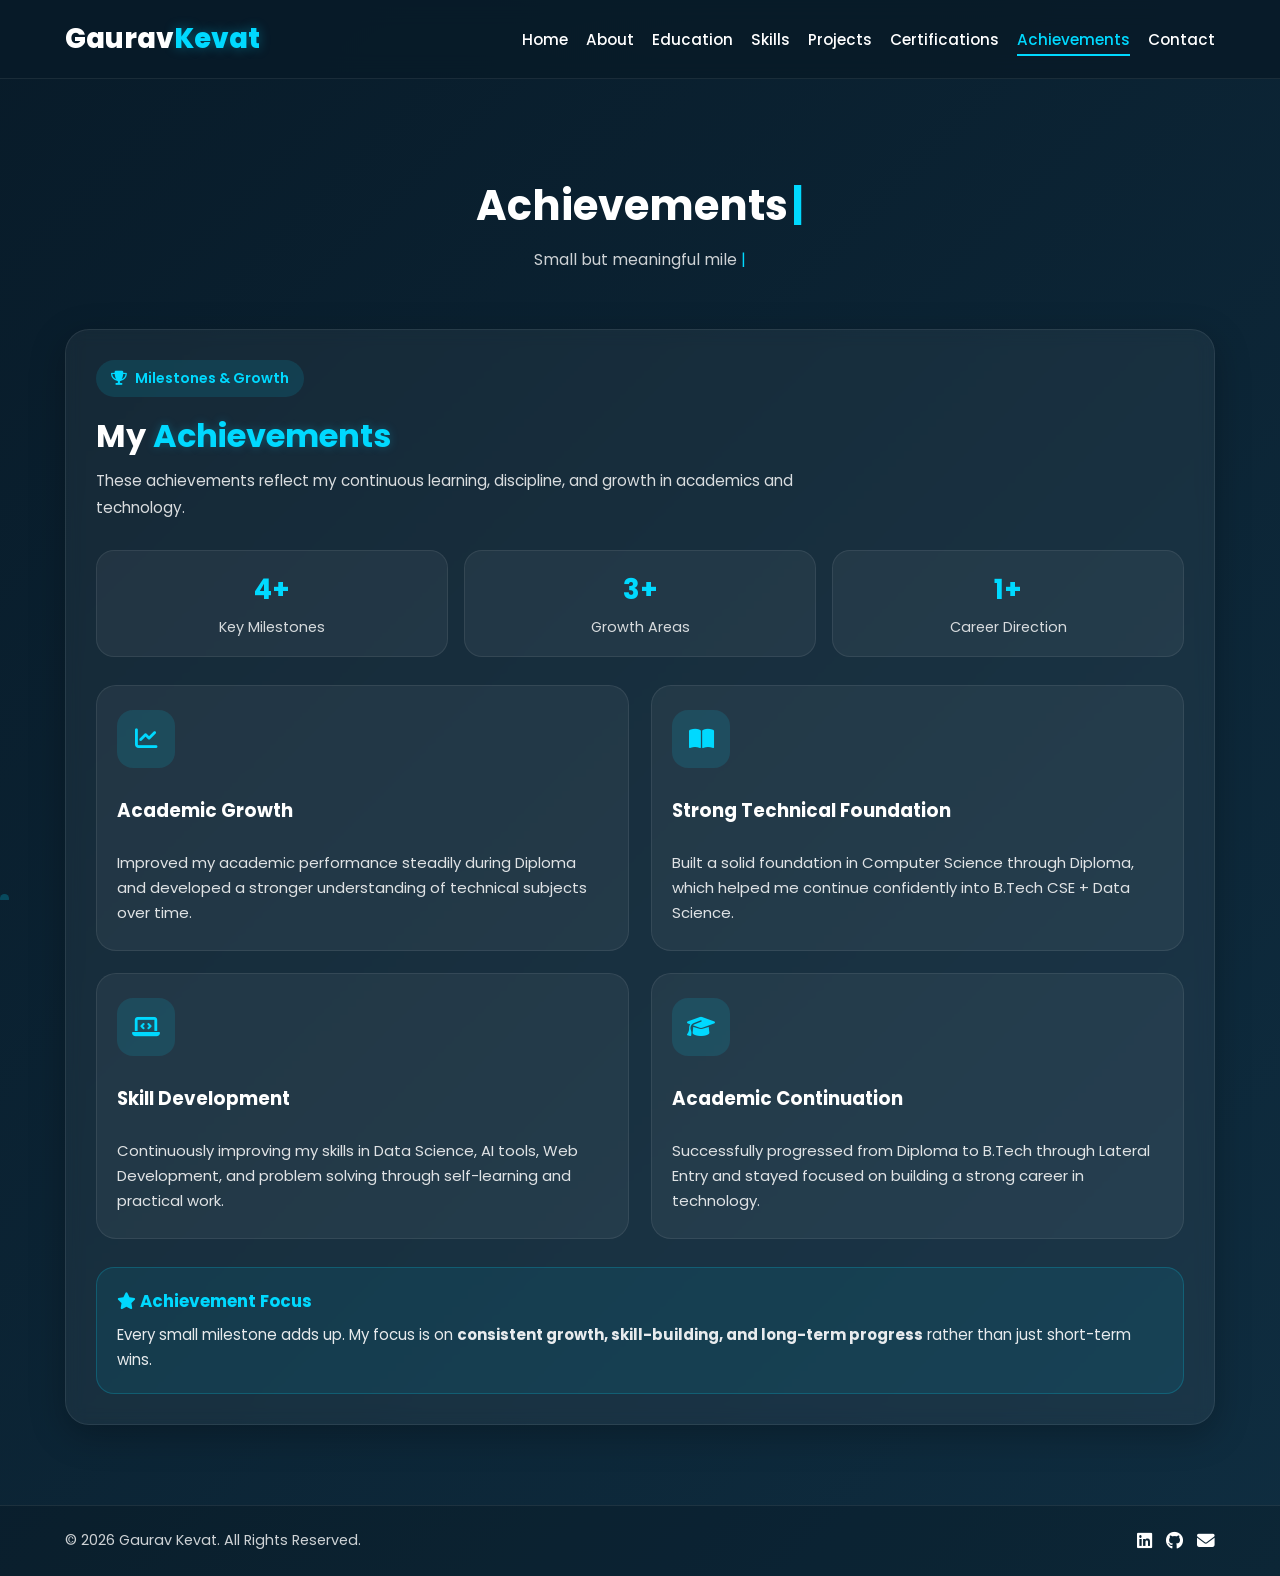
<file: achievements.html>
<!DOCTYPE html>
<html lang="en">
<head>
  <meta charset="UTF-8" />
  <meta name="viewport" content="width=device-width, initial-scale=1.0" />
  <title>Achievements | Gaurav Kevat</title>

  <link rel="preconnect" href="https://fonts.googleapis.com">
  <link rel="preconnect" href="https://fonts.gstatic.com" crossorigin>
  <link href="https://fonts.googleapis.com/css2?family=Poppins:wght@300;400;500;600;700;800&display=swap" rel="stylesheet" />
  <link rel="stylesheet" href="https://cdnjs.cloudflare.com/ajax/libs/font-awesome/6.5.2/css/all.min.css" />

  <style>
    * {
      margin: 0;
      padding: 0;
      box-sizing: border-box;
      scroll-behavior: smooth;
    }

    body {
      font-family: 'Poppins', sans-serif;
      background: linear-gradient(135deg, #081b29, #0f2d40);
      color: #fff;
      overflow-x: hidden;
      position: relative;
    }

    ::selection {
      background: #00d9ff;
      color: #081b29;
    }

    .scroll-progress {
      position: fixed;
      top: 0;
      left: 0;
      width: 0%;
      height: 3px;
      background: #00d9ff;
      z-index: 3000;
      box-shadow: 0 0 12px rgba(0, 217, 255, 0.7);
    }

    .particles {
      position: fixed;
      inset: 0;
      overflow: hidden;
      pointer-events: none;
      z-index: 0;
    }

    .particle {
      position: absolute;
      width: 6px;
      height: 6px;
      background: rgba(0, 217, 255, 0.22);
      border-radius: 50%;
      animation: floatParticle linear infinite;
    }

    @keyframes floatParticle {
      0% {
        transform: translateY(0) scale(1);
        opacity: 0;
      }
      10% {
        opacity: 1;
      }
      100% {
        transform: translateY(-120vh) scale(1.4);
        opacity: 0;
      }
    }

    .container {
      width: 90%;
      max-width: 1150px;
      margin: auto;
      position: relative;
      z-index: 2;
    }

    .header {
      position: sticky;
      top: 0;
      z-index: 1000;
      background: rgba(8, 27, 41, 0.9);
      backdrop-filter: blur(12px);
      border-bottom: 1px solid rgba(255,255,255,0.08);
    }

    .navbar {
      display: flex;
      justify-content: space-between;
      align-items: center;
      padding: 18px 0;
    }

    .logo {
      font-size: 1.7rem;
      font-weight: 800;
      color: #fff;
      text-decoration: none;
    }

    .logo span {
      color: #00d9ff;
      text-shadow: 0 0 12px rgba(0, 217, 255, 0.35);
    }

    .nav-links {
      display: flex;
      list-style: none;
      gap: 18px;
    }

    .nav-links a {
      color: #fff;
      text-decoration: none;
      font-size: 0.95rem;
      font-weight: 500;
      transition: 0.3s ease;
      position: relative;
    }

    .nav-links a::after {
      content: "";
      position: absolute;
      left: 0;
      bottom: -6px;
      width: 0;
      height: 2px;
      background: #00d9ff;
      transition: 0.3s ease;
    }

    .nav-links a:hover,
    .nav-links a.active {
      color: #00d9ff;
    }

    .nav-links a:hover::after,
    .nav-links a.active::after {
      width: 100%;
    }

    .menu-toggle {
      display: none;
      font-size: 1.4rem;
      color: #fff;
      cursor: pointer;
    }

    .page-banner {
      padding: 95px 0 30px;
      text-align: center;
    }

    .page-banner h1 {
      font-size: 2.6rem;
      margin-bottom: 10px;
      min-height: 60px;
    }

    .page-banner p {
      max-width: 760px;
      margin: auto;
      color: rgba(255,255,255,0.8);
      line-height: 1.7;
      font-size: 0.98rem;
      min-height: 34px;
    }

    .typing-text::after,
    .rotating-line::after {
      content: "|";
      color: #00d9ff;
      margin-left: 4px;
      animation: blink 0.8s infinite;
    }

    @keyframes blink {
      50% {
        opacity: 0;
      }
    }

    .section {
      padding: 18px 0 60px;
    }

    .achievement-wrapper {
      background: rgba(255,255,255,0.05);
      border: 1px solid rgba(255,255,255,0.08);
      border-radius: 24px;
      padding: 30px;
      box-shadow: 0 10px 35px rgba(0,0,0,0.25);
      backdrop-filter: blur(8px);
      position: relative;
      overflow: hidden;
    }

    .achievement-wrapper::before {
      content: "";
      position: absolute;
      inset: 0;
      background: linear-gradient(120deg, transparent, rgba(255,255,255,0.03), transparent);
      transform: translateX(-100%);
      animation: shine 5s linear infinite;
    }

    @keyframes shine {
      100% {
        transform: translateX(100%);
      }
    }

    .achievement-badge {
      display: inline-flex;
      align-items: center;
      gap: 8px;
      padding: 8px 15px;
      border-radius: 30px;
      background: rgba(0, 217, 255, 0.12);
      color: #00d9ff;
      font-size: 0.88rem;
      font-weight: 600;
      margin-bottom: 18px;
      animation: pulseBadge 2.5s infinite;
    }

    @keyframes pulseBadge {
      0%, 100% { transform: scale(1); }
      50% { transform: scale(1.03); }
    }

    .achievement-heading {
      font-size: 2rem;
      line-height: 1.3;
      margin-bottom: 10px;
    }

    .achievement-heading span {
      color: #00d9ff;
      text-shadow: 0 0 10px rgba(0, 217, 255, 0.25);
    }

    .achievement-subtext {
      color: rgba(255,255,255,0.84);
      line-height: 1.8;
      font-size: 0.96rem;
      margin-bottom: 28px;
      max-width: 760px;
    }

    .stats-strip {
      display: grid;
      grid-template-columns: repeat(3, 1fr);
      gap: 16px;
      margin-bottom: 28px;
    }

    .stat-item {
      background: rgba(255,255,255,0.05);
      border: 1px solid rgba(255,255,255,0.08);
      border-radius: 18px;
      padding: 18px;
      text-align: center;
      transition: 0.3s ease;
    }

    .stat-item:hover {
      transform: translateY(-5px);
      border-color: rgba(0, 217, 255, 0.28);
      box-shadow: 0 10px 20px rgba(0,0,0,0.18);
    }

    .stat-item h3 {
      font-size: 1.7rem;
      color: #00d9ff;
      margin-bottom: 6px;
    }

    .stat-item p {
      font-size: 0.9rem;
      color: rgba(255,255,255,0.82);
    }

    .achievements-grid {
      display: grid;
      grid-template-columns: repeat(2, 1fr);
      gap: 22px;
      align-items: stretch;
    }

    .achievement-card {
      position: relative;
      background: rgba(255,255,255,0.05);
      border: 1px solid rgba(255,255,255,0.08);
      border-radius: 20px;
      padding: 24px 20px;
      transition: 0.35s ease;
      overflow: hidden;
      display: flex;
      flex-direction: column;
      height: 100%;
      min-height: 100%;
    }

    .achievement-card::before {
      content: "";
      position: absolute;
      top: 0;
      left: -100%;
      width: 100%;
      height: 100%;
      background: linear-gradient(90deg, transparent, rgba(255,255,255,0.08), transparent);
      transition: 0.7s;
    }

    .achievement-card:hover::before {
      left: 100%;
    }

    .achievement-card:hover {
      transform: translateY(-8px);
      border-color: rgba(0, 217, 255, 0.28);
      box-shadow: 0 12px 28px rgba(0,0,0,0.25);
    }

    .achievement-icon {
      width: 58px;
      height: 58px;
      border-radius: 16px;
      display: flex;
      align-items: center;
      justify-content: center;
      background: rgba(0, 217, 255, 0.12);
      color: #00d9ff;
      font-size: 1.4rem;
      margin-bottom: 16px;
      flex-shrink: 0;
    }

    .achievement-card h3 {
      font-size: 1.15rem;
      margin-bottom: 12px;
      color: #fff;
      min-height: 54px;
      display: flex;
      align-items: center;
    }

    .achievement-card p {
      font-size: 0.93rem;
      line-height: 1.7;
      color: rgba(255,255,255,0.86);
      flex-grow: 1;
    }

    .highlight-box {
      margin-top: 28px;
      background: rgba(0, 217, 255, 0.08);
      border: 1px solid rgba(0, 217, 255, 0.2);
      border-radius: 18px;
      padding: 20px;
      animation: goalGlow 3s ease-in-out infinite;
    }

    @keyframes goalGlow {
      0%, 100% {
        box-shadow: 0 0 0 rgba(0, 217, 255, 0);
      }
      50% {
        box-shadow: 0 0 24px rgba(0, 217, 255, 0.12);
      }
    }

    .highlight-box h3 {
      color: #00d9ff;
      margin-bottom: 8px;
      font-size: 1.05rem;
    }

    .highlight-box p {
      font-size: 0.94rem;
      line-height: 1.7;
      color: rgba(255,255,255,0.9);
    }

    .footer {
      padding: 22px 0;
      margin-top: 20px;
      border-top: 1px solid rgba(255,255,255,0.08);
      background: rgba(0,0,0,0.15);
      position: relative;
      z-index: 2;
    }

    .footer .container {
      display: flex;
      justify-content: space-between;
      align-items: center;
      gap: 16px;
      flex-wrap: wrap;
    }

    .footer p {
      font-size: 0.9rem;
      color: rgba(255,255,255,0.8);
    }

    .footer-socials {
      display: flex;
      gap: 14px;
    }

    .footer-socials a {
      color: #fff;
      font-size: 1.1rem;
      transition: 0.3s ease;
    }

    .footer-socials a:hover {
      color: #00d9ff;
      transform: translateY(-3px);
    }

    .reveal {
      opacity: 0;
      transform: translateY(30px);
      transition: all 0.8s ease;
    }

    .reveal.active {
      opacity: 1;
      transform: translateY(0);
    }

    @media (max-width: 900px) {
      .nav-links {
        position: absolute;
        top: 75px;
        right: 5%;
        width: 230px;
        background: #0d2233;
        border: 1px solid rgba(255,255,255,0.08);
        border-radius: 14px;
        flex-direction: column;
        padding: 18px;
        display: none;
      }

      .nav-links.show {
        display: flex;
      }

      .menu-toggle {
        display: block;
      }

      .page-banner h1 {
        font-size: 2rem;
      }

      .achievement-heading {
        font-size: 1.65rem;
      }

      .achievement-wrapper {
        padding: 22px;
      }

      .stats-strip,
      .achievements-grid {
        grid-template-columns: 1fr;
      }

      .achievement-card h3 {
        min-height: auto;
      }
    }
  </style>
</head>
<body>

  <div class="scroll-progress" id="scrollProgress"></div>
  <div class="particles" id="particles"></div>

  <header class="header">
    <nav class="navbar container">
      <a href="index.html" class="logo">Gaurav<span>Kevat</span></a>
      <ul class="nav-links" id="navLinks">
        <li><a href="index.html">Home</a></li>
        <li><a href="about.html">About</a></li>
        <li><a href="education.html">Education</a></li>
        <li><a href="skills.html">Skills</a></li>
        <li><a href="projects.html">Projects</a></li>
        <li><a href="certifications.html">Certifications</a></li>
        <li><a href="achievements.html" class="active">Achievements</a></li>
        <li><a href="contact.html">Contact</a></li>
      </ul>
      <div class="menu-toggle" id="menuToggle">
        <i class="fa-solid fa-bars"></i>
      </div>
    </nav>
  </header>

  <main>
    <section class="page-banner">
      <div class="container reveal">
        <h1 class="typing-text"></h1>
        <p class="rotating-line"></p>
      </div>
    </section>

    <section class="section">
      <div class="container">
        <div class="achievement-wrapper reveal">
          <span class="achievement-badge">
            <i class="fa-solid fa-trophy"></i> Milestones & Growth
          </span>

          <h2 class="achievement-heading">My <span>Achievements</span></h2>
          <p class="achievement-subtext">
            These achievements reflect my continuous learning, discipline, and growth in academics and technology.
          </p>

          <div class="stats-strip">
            <div class="stat-item">
              <h3 class="counter" data-target="4">0</h3>
              <p>Key Milestones</p>
            </div>
            <div class="stat-item">
              <h3 class="counter" data-target="3">0</h3>
              <p>Growth Areas</p>
            </div>
            <div class="stat-item">
              <h3 class="counter" data-target="1">0</h3>
              <p>Career Direction</p>
            </div>
          </div>

          <div class="achievements-grid">
            <div class="achievement-card reveal">
              <div class="achievement-icon">
                <i class="fa-solid fa-chart-line"></i>
              </div>
              <h3>Academic Growth</h3>
              <p>
                Improved my academic performance steadily during Diploma and developed a stronger understanding of technical subjects over time.
              </p>
            </div>

            <div class="achievement-card reveal">
              <div class="achievement-icon">
                <i class="fa-solid fa-book-open"></i>
              </div>
              <h3>Strong Technical Foundation</h3>
              <p>
                Built a solid foundation in Computer Science through Diploma, which helped me continue confidently into B.Tech CSE + Data Science.
              </p>
            </div>

            <div class="achievement-card reveal">
              <div class="achievement-icon">
                <i class="fa-solid fa-laptop-code"></i>
              </div>
              <h3>Skill Development</h3>
              <p>
                Continuously improving my skills in Data Science, AI tools, Web Development, and problem solving through self-learning and practical work.
              </p>
            </div>

            <div class="achievement-card reveal">
              <div class="achievement-icon">
                <i class="fa-solid fa-graduation-cap"></i>
              </div>
              <h3>Academic Continuation</h3>
              <p>
                Successfully progressed from Diploma to B.Tech through Lateral Entry and stayed focused on building a strong career in technology.
              </p>
            </div>
          </div>

          <div class="highlight-box reveal">
            <h3><i class="fa-solid fa-star"></i> Achievement Focus</h3>
            <p>
              Every small milestone adds up. My focus is on <strong>consistent growth, skill-building, and long-term progress</strong> rather than just short-term wins.
            </p>
          </div>
        </div>
      </div>
    </section>
  </main>

  <footer class="footer">
    <div class="container">
      <p>© 2026 Gaurav Kevat. All Rights Reserved.</p>
      <div class="footer-socials">
        <a href="https://www.linkedin.com/in/gaurav-kevat/" target="_blank"><i class="fa-brands fa-linkedin"></i></a>
        <a href="https://github.com/GauravDataAI" target="_blank"><i class="fa-brands fa-github"></i></a>
        <a href="mailto:gauravkevat30@gmail.com"><i class="fa-solid fa-envelope"></i></a>
      </div>
    </div>
  </footer>

  <script>
    const menuToggle = document.getElementById("menuToggle");
    const navLinks = document.getElementById("navLinks");

    menuToggle.addEventListener("click", () => {
      navLinks.classList.toggle("show");
    });

    const typingElement = document.querySelector(".typing-text");
    const text = "Achievements";
    let index = 0;

    function typeText() {
      if (index < text.length) {
        typingElement.textContent += text.charAt(index);
        index++;
        setTimeout(typeText, 100);
      }
    }

    window.addEventListener("load", typeText);

    const rotatingElement = document.querySelector(".rotating-line");
    const lines = [
      "Small but meaningful milestones from my academic and learning journey.",
      "Achievements built through consistency, discipline, and effort.",
      "Each step reflects growth in learning, confidence, and direction."
    ];

    let lineIndex = 0;
    let charIndex = 0;
    let deleting = false;

    function rotateTyping() {
      const current = lines[lineIndex];
      rotatingElement.textContent = current.substring(0, charIndex);

      if (!deleting) {
        charIndex++;
        if (charIndex > current.length) {
          deleting = true;
          setTimeout(rotateTyping, 1200);
          return;
        }
      } else {
        charIndex--;
        if (charIndex < 0) {
          deleting = false;
          lineIndex = (lineIndex + 1) % lines.length;
          charIndex = 0;
        }
      }

      setTimeout(rotateTyping, deleting ? 35 : 65);
    }

    window.addEventListener("load", rotateTyping);

    const reveals = document.querySelectorAll(".reveal");

    function revealOnScroll() {
      reveals.forEach((el) => {
        const windowHeight = window.innerHeight;
        const elementTop = el.getBoundingClientRect().top;
        const elementVisible = 80;

        if (elementTop < windowHeight - elementVisible) {
          el.classList.add("active");
        }
      });
    }

    window.addEventListener("scroll", revealOnScroll);
    revealOnScroll();

    const scrollProgress = document.getElementById("scrollProgress");

    function updateScrollProgress() {
      const scrollTop = window.scrollY;
      const docHeight = document.documentElement.scrollHeight - window.innerHeight;
      const progress = (scrollTop / docHeight) * 100;
      scrollProgress.style.width = progress + "%";
    }

    window.addEventListener("scroll", updateScrollProgress);
    updateScrollProgress();

    const particlesContainer = document.getElementById("particles");

    for (let i = 0; i < 16; i++) {
      const particle = document.createElement("span");
      particle.classList.add("particle");
      particle.style.left = Math.random() * 100 + "%";
      particle.style.bottom = "-" + (Math.random() * 100) + "px";
      particle.style.animationDuration = (8 + Math.random() * 8) + "s";
      particle.style.animationDelay = Math.random() * 5 + "s";
      particle.style.width = particle.style.height = (4 + Math.random() * 6) + "px";
      particlesContainer.appendChild(particle);
    }

    const counters = document.querySelectorAll(".counter");
    let counterStarted = false;

    function animateCounters() {
      if (counterStarted) return;

      counters.forEach(counter => {
        const target = +counter.getAttribute("data-target");
        let count = 0;
        const increment = Math.max(1, Math.ceil(target / 30));

        const updateCounter = () => {
          count += increment;
          if (count >= target) {
            counter.innerText = target + "+";
          } else {
            counter.innerText = count;
            requestAnimationFrame(updateCounter);
          }
        };

        updateCounter();
      });

      counterStarted = true;
    }

    function checkStatsVisibility() {
      const statsSection = document.querySelector(".stats-strip");
      if (!statsSection) return;
      const top = statsSection.getBoundingClientRect().top;
      if (top < window.innerHeight - 80) {
        animateCounters();
      }
    }

    window.addEventListener("scroll", checkStatsVisibility);
    window.addEventListener("load", checkStatsVisibility);
  </script>
</body>
</html>
</file>
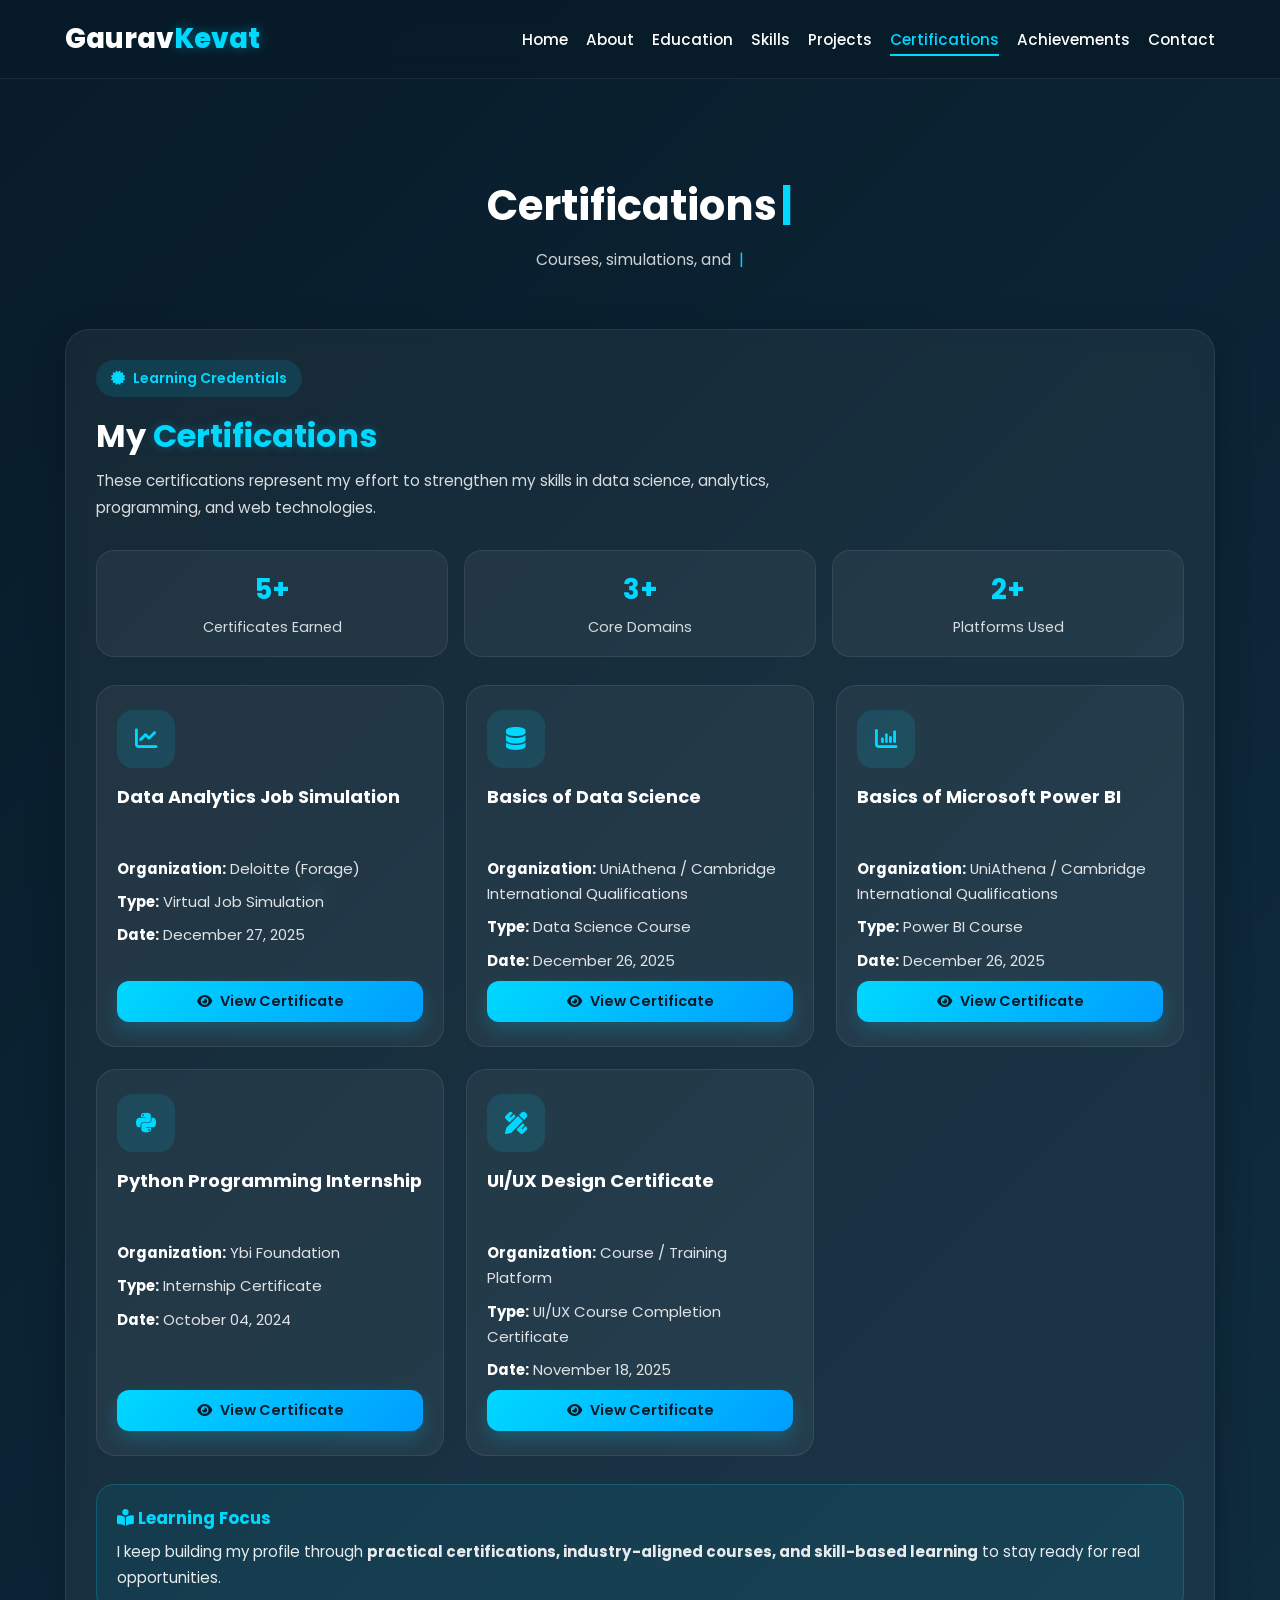
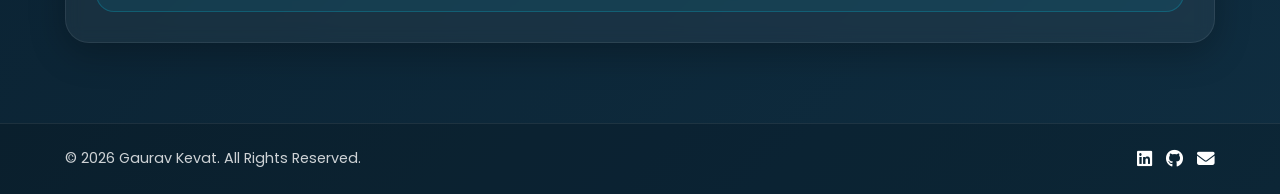
<file: certifications.html>
<!DOCTYPE html>
<html lang="en">
<head>
  <meta charset="UTF-8" />
  <meta name="viewport" content="width=device-width, initial-scale=1.0" />
  <title>Certifications | Gaurav Kevat</title>

  <link rel="preconnect" href="https://fonts.googleapis.com">
  <link rel="preconnect" href="https://fonts.gstatic.com" crossorigin>
  <link href="https://fonts.googleapis.com/css2?family=Poppins:wght@300;400;500;600;700;800&display=swap" rel="stylesheet" />
  <link rel="stylesheet" href="https://cdnjs.cloudflare.com/ajax/libs/font-awesome/6.5.2/css/all.min.css" />

  <style>
    * {
      margin: 0;
      padding: 0;
      box-sizing: border-box;
      scroll-behavior: smooth;
    }

    body {
      font-family: 'Poppins', sans-serif;
      background: linear-gradient(135deg, #081b29, #0f2d40);
      color: #fff;
      overflow-x: hidden;
      position: relative;
    }

    ::selection {
      background: #00d9ff;
      color: #081b29;
    }

    .scroll-progress {
      position: fixed;
      top: 0;
      left: 0;
      width: 0%;
      height: 3px;
      background: #00d9ff;
      z-index: 3000;
      box-shadow: 0 0 12px rgba(0, 217, 255, 0.7);
    }

    .particles {
      position: fixed;
      inset: 0;
      overflow: hidden;
      pointer-events: none;
      z-index: 0;
    }

    .particle {
      position: absolute;
      width: 6px;
      height: 6px;
      background: rgba(0, 217, 255, 0.22);
      border-radius: 50%;
      animation: floatParticle linear infinite;
    }

    @keyframes floatParticle {
      0% {
        transform: translateY(0) scale(1);
        opacity: 0;
      }
      10% {
        opacity: 1;
      }
      100% {
        transform: translateY(-120vh) scale(1.4);
        opacity: 0;
      }
    }

    .container {
      width: 90%;
      max-width: 1150px;
      margin: auto;
      position: relative;
      z-index: 2;
    }

    .header {
      position: sticky;
      top: 0;
      z-index: 1000;
      background: rgba(8, 27, 41, 0.9);
      backdrop-filter: blur(12px);
      border-bottom: 1px solid rgba(255,255,255,0.08);
    }

    .navbar {
      display: flex;
      justify-content: space-between;
      align-items: center;
      padding: 18px 0;
    }

    .logo {
      font-size: 1.7rem;
      font-weight: 800;
      color: #fff;
      text-decoration: none;
    }

    .logo span {
      color: #00d9ff;
      text-shadow: 0 0 12px rgba(0, 217, 255, 0.35);
    }

    .nav-links {
      display: flex;
      list-style: none;
      gap: 18px;
    }

    .nav-links a {
      color: #fff;
      text-decoration: none;
      font-size: 0.95rem;
      font-weight: 500;
      transition: 0.3s ease;
      position: relative;
    }

    .nav-links a::after {
      content: "";
      position: absolute;
      left: 0;
      bottom: -6px;
      width: 0;
      height: 2px;
      background: #00d9ff;
      transition: 0.3s ease;
    }

    .nav-links a:hover,
    .nav-links a.active {
      color: #00d9ff;
    }

    .nav-links a:hover::after,
    .nav-links a.active::after {
      width: 100%;
    }

    .menu-toggle {
      display: none;
      font-size: 1.4rem;
      color: #fff;
      cursor: pointer;
    }

    .page-banner {
      padding: 95px 0 30px;
      text-align: center;
    }

    .page-banner h1 {
      font-size: 2.6rem;
      margin-bottom: 10px;
      min-height: 60px;
    }

    .page-banner p {
      max-width: 760px;
      margin: auto;
      color: rgba(255,255,255,0.8);
      line-height: 1.7;
      font-size: 0.98rem;
      min-height: 34px;
    }

    .typing-text::after,
    .rotating-line::after {
      content: "|";
      color: #00d9ff;
      margin-left: 4px;
      animation: blink 0.8s infinite;
    }

    @keyframes blink {
      50% {
        opacity: 0;
      }
    }

    .section {
      padding: 18px 0 60px;
    }

    .cert-wrapper {
      background: rgba(255,255,255,0.05);
      border: 1px solid rgba(255,255,255,0.08);
      border-radius: 24px;
      padding: 30px;
      box-shadow: 0 10px 35px rgba(0,0,0,0.25);
      backdrop-filter: blur(8px);
      position: relative;
      overflow: hidden;
    }

    .cert-wrapper::before {
      content: "";
      position: absolute;
      inset: 0;
      background: linear-gradient(120deg, transparent, rgba(255,255,255,0.03), transparent);
      transform: translateX(-100%);
      animation: shine 5s linear infinite;
    }

    @keyframes shine {
      100% {
        transform: translateX(100%);
      }
    }

    .cert-badge {
      display: inline-flex;
      align-items: center;
      gap: 8px;
      padding: 8px 15px;
      border-radius: 30px;
      background: rgba(0, 217, 255, 0.12);
      color: #00d9ff;
      font-size: 0.88rem;
      font-weight: 600;
      margin-bottom: 18px;
      animation: pulseBadge 2.5s infinite;
    }

    @keyframes pulseBadge {
      0%, 100% { transform: scale(1); }
      50% { transform: scale(1.03); }
    }

    .cert-heading {
      font-size: 2rem;
      line-height: 1.3;
      margin-bottom: 10px;
    }

    .cert-heading span {
      color: #00d9ff;
      text-shadow: 0 0 10px rgba(0, 217, 255, 0.25);
    }

    .cert-subtext {
      color: rgba(255,255,255,0.84);
      line-height: 1.8;
      font-size: 0.96rem;
      margin-bottom: 28px;
      max-width: 760px;
    }

    .stats-strip {
      display: grid;
      grid-template-columns: repeat(3, 1fr);
      gap: 16px;
      margin-bottom: 28px;
    }

    .stat-item {
      background: rgba(255,255,255,0.05);
      border: 1px solid rgba(255,255,255,0.08);
      border-radius: 18px;
      padding: 18px;
      text-align: center;
      transition: 0.3s ease;
    }

    .stat-item:hover {
      transform: translateY(-5px);
      border-color: rgba(0, 217, 255, 0.28);
      box-shadow: 0 10px 20px rgba(0,0,0,0.18);
    }

    .stat-item h3 {
      font-size: 1.7rem;
      color: #00d9ff;
      margin-bottom: 6px;
    }

    .stat-item p {
      font-size: 0.9rem;
      color: rgba(255,255,255,0.82);
    }

    .cert-grid {
      display: grid;
      grid-template-columns: repeat(3, 1fr);
      gap: 22px;
      align-items: stretch;
    }

    .cert-card {
      position: relative;
      background: rgba(255,255,255,0.05);
      border: 1px solid rgba(255,255,255,0.08);
      border-radius: 20px;
      padding: 24px 20px;
      transition: 0.35s ease;
      overflow: hidden;
      display: flex;
      flex-direction: column;
      height: 100%;
    }

    .cert-card::before {
      content: "";
      position: absolute;
      top: 0;
      left: -100%;
      width: 100%;
      height: 100%;
      background: linear-gradient(90deg, transparent, rgba(255,255,255,0.08), transparent);
      transition: 0.7s;
    }

    .cert-card:hover::before {
      left: 100%;
    }

    .cert-card:hover {
      transform: translateY(-8px);
      border-color: rgba(0, 217, 255, 0.28);
      box-shadow: 0 12px 28px rgba(0,0,0,0.25);
    }

    .cert-icon {
      width: 58px;
      height: 58px;
      border-radius: 16px;
      display: flex;
      align-items: center;
      justify-content: center;
      background: rgba(0, 217, 255, 0.12);
      color: #00d9ff;
      font-size: 1.4rem;
      margin-bottom: 16px;
      flex-shrink: 0;
    }

    .cert-card h3 {
      font-size: 1.12rem;
      margin-bottom: 14px;
      color: #fff;
      line-height: 1.5;
      min-height: 58px;
    }

    .cert-info {
      flex-grow: 1;
    }

    .cert-info p {
      font-size: 0.93rem;
      line-height: 1.7;
      color: rgba(255,255,255,0.86);
      margin-bottom: 8px;
    }

    .cert-info strong {
      color: #ffffff;
    }

    .cert-btn {
      display: inline-flex;
      align-items: center;
      justify-content: center;
      gap: 8px;
      margin-top: auto;
      padding: 10px 16px;
      background: linear-gradient(135deg, #00d9ff, #009dff);
      color: #081b29;
      text-decoration: none;
      font-size: 0.9rem;
      font-weight: 600;
      border-radius: 12px;
      transition: 0.3s ease;
      box-shadow: 0 8px 18px rgba(0, 217, 255, 0.2);
    }

    .cert-btn:hover {
      transform: translateY(-3px);
      box-shadow: 0 12px 24px rgba(0, 217, 255, 0.3);
      background: linear-gradient(135deg, #ffffff, #c8f7ff);
    }

    .cert-btn i {
      font-size: 0.85rem;
    }

    .highlight-box {
      margin-top: 28px;
      background: rgba(0, 217, 255, 0.08);
      border: 1px solid rgba(0, 217, 255, 0.2);
      border-radius: 18px;
      padding: 20px;
      animation: goalGlow 3s ease-in-out infinite;
    }

    @keyframes goalGlow {
      0%, 100% {
        box-shadow: 0 0 0 rgba(0, 217, 255, 0);
      }
      50% {
        box-shadow: 0 0 24px rgba(0, 217, 255, 0.12);
      }
    }

    .highlight-box h3 {
      color: #00d9ff;
      margin-bottom: 8px;
      font-size: 1.05rem;
    }

    .highlight-box p {
      font-size: 0.94rem;
      line-height: 1.7;
      color: rgba(255,255,255,0.9);
    }

    .footer {
      padding: 22px 0;
      margin-top: 20px;
      border-top: 1px solid rgba(255,255,255,0.08);
      background: rgba(0,0,0,0.15);
      position: relative;
      z-index: 2;
    }

    .footer .container {
      display: flex;
      justify-content: space-between;
      align-items: center;
      gap: 16px;
      flex-wrap: wrap;
    }

    .footer p {
      font-size: 0.9rem;
      color: rgba(255,255,255,0.8);
    }

    .footer-socials {
      display: flex;
      gap: 14px;
    }

    .footer-socials a {
      color: #fff;
      font-size: 1.1rem;
      transition: 0.3s ease;
    }

    .footer-socials a:hover {
      color: #00d9ff;
      transform: translateY(-3px);
    }

    .reveal {
      opacity: 0;
      transform: translateY(30px);
      transition: all 0.8s ease;
    }

    .reveal.active {
      opacity: 1;
      transform: translateY(0);
    }

    @media (max-width: 1100px) {
      .cert-grid {
        grid-template-columns: repeat(2, 1fr);
      }

      .stats-strip {
        grid-template-columns: 1fr;
      }
    }

    @media (max-width: 900px) {
      .nav-links {
        position: absolute;
        top: 75px;
        right: 5%;
        width: 230px;
        background: #0d2233;
        border: 1px solid rgba(255,255,255,0.08);
        border-radius: 14px;
        flex-direction: column;
        padding: 18px;
        display: none;
      }

      .nav-links.show {
        display: flex;
      }

      .menu-toggle {
        display: block;
      }

      .page-banner h1 {
        font-size: 2rem;
      }

      .cert-heading {
        font-size: 1.65rem;
      }

      .cert-wrapper {
        padding: 22px;
      }

      .cert-grid {
        grid-template-columns: 1fr;
      }

      .cert-card h3 {
        min-height: auto;
      }
    }
  </style>
</head>
<body>

  <div class="scroll-progress" id="scrollProgress"></div>
  <div class="particles" id="particles"></div>

  <header class="header">
    <nav class="navbar container">
      <a href="index.html" class="logo">Gaurav<span>Kevat</span></a>
      <ul class="nav-links" id="navLinks">
        <li><a href="index.html">Home</a></li>
        <li><a href="about.html">About</a></li>
        <li><a href="education.html">Education</a></li>
        <li><a href="skills.html">Skills</a></li>
        <li><a href="projects.html">Projects</a></li>
        <li><a href="certifications.html" class="active">Certifications</a></li>
        <li><a href="achievements.html">Achievements</a></li>
        <li><a href="contact.html">Contact</a></li>
      </ul>
      <div class="menu-toggle" id="menuToggle">
        <i class="fa-solid fa-bars"></i>
      </div>
    </nav>
  </header>

  <main>
    <section class="page-banner">
      <div class="container reveal">
        <h1 class="typing-text"></h1>
        <p class="rotating-line"></p>
      </div>
    </section>

    <section class="section">
      <div class="container">
        <div class="cert-wrapper reveal">
          <span class="cert-badge">
            <i class="fa-solid fa-certificate"></i> Learning Credentials
          </span>

          <h2 class="cert-heading">My <span>Certifications</span></h2>
          <p class="cert-subtext">
            These certifications represent my effort to strengthen my skills in data science, analytics, programming, and web technologies.
          </p>

          <div class="stats-strip">
            <div class="stat-item">
              <h3 class="counter" data-target="5">0</h3>
              <p>Certificates Earned</p>
            </div>
            <div class="stat-item">
              <h3 class="counter" data-target="3">0</h3>
              <p>Core Domains</p>
            </div>
            <div class="stat-item">
              <h3 class="counter" data-target="2">0</h3>
              <p>Platforms Used</p>
            </div>
          </div>

          <div class="cert-grid">

            <div class="cert-card reveal">
              <div class="cert-icon">
                <i class="fa-solid fa-chart-line"></i>
              </div>
              <h3>Data Analytics Job Simulation</h3>
              <div class="cert-info">
                <p><strong>Organization:</strong> Deloitte (Forage)</p>
                <p><strong>Type:</strong> Virtual Job Simulation</p>
                <p><strong>Date:</strong> December 27, 2025</p>
              </div>
              <a href="https://drive.google.com/file/d/1LE8s4FdzMh8HPywmX1fBabuIbs_cn67Q/view?usp=drive_link" target="_blank" class="cert-btn">
                <i class="fa-solid fa-eye"></i> View Certificate
              </a>
            </div>

            <div class="cert-card reveal">
              <div class="cert-icon">
                <i class="fa-solid fa-database"></i>
              </div>
              <h3>Basics of Data Science</h3>
              <div class="cert-info">
                <p><strong>Organization:</strong> UniAthena / Cambridge International Qualifications</p>
                <p><strong>Type:</strong> Data Science Course</p>
                <p><strong>Date:</strong> December 26, 2025</p>
              </div>
              <a href="https://drive.google.com/file/d/1k5wjvsm3xJZWqzcFxKnQqg_rUmr3vxJV/view?usp=drive_link" target="_blank" class="cert-btn">
                <i class="fa-solid fa-eye"></i> View Certificate
              </a>
            </div>

            <div class="cert-card reveal">
              <div class="cert-icon">
                <i class="fa-solid fa-chart-column"></i>
              </div>
              <h3>Basics of Microsoft Power BI</h3>
              <div class="cert-info">
                <p><strong>Organization:</strong> UniAthena / Cambridge International Qualifications</p>
                <p><strong>Type:</strong> Power BI Course</p>
                <p><strong>Date:</strong> December 26, 2025</p>
              </div>
              <a href="https://drive.google.com/file/d/1F4dBqKzw0Z-MkSuFdiUd92u61ly3N_IC/view?usp=drive_link" target="_blank" class="cert-btn">
                <i class="fa-solid fa-eye"></i> View Certificate
              </a>
            </div>

            <div class="cert-card reveal">
              <div class="cert-icon">
                <i class="fa-brands fa-python"></i>
              </div>
              <h3>Python Programming Internship</h3>
              <div class="cert-info">
                <p><strong>Organization:</strong> Ybi Foundation</p>
                <p><strong>Type:</strong> Internship Certificate</p>
                <p><strong>Date:</strong> October 04, 2024</p>
              </div>
              <a href="https://drive.google.com/file/d/1Ha1JFaOidRtlVowsXwPRBOqeO7SqC5zC/view?usp=drive_link" target="_blank" class="cert-btn">
                <i class="fa-solid fa-eye"></i> View Certificate
              </a>
            </div>

            <div class="cert-card reveal">
              <div class="cert-icon">
                <i class="fa-solid fa-pencil-ruler"></i>
              </div>
              <h3>UI/UX Design Certificate</h3>
              <div class="cert-info">
                <p><strong>Organization:</strong> Course / Training Platform</p>
                <p><strong>Type:</strong> UI/UX Course Completion Certificate</p>
                <p><strong>Date:</strong> November 18, 2025</p>
              </div>
              <a href="https://drive.google.com/file/d/1ff9BGkVX9ILHLWe_Cg6V91uAZxBWb3H4/view?usp=drive_link" target="_blank" class="cert-btn">
                <i class="fa-solid fa-eye"></i> View Certificate
              </a>
            </div>

          </div>

          <div class="highlight-box reveal">
            <h3><i class="fa-solid fa-book-open-reader"></i> Learning Focus</h3>
            <p>
              I keep building my profile through <strong>practical certifications, industry-aligned courses, and skill-based learning</strong> to stay ready for real opportunities.
            </p>
          </div>
        </div>
      </div>
    </section>
  </main>

  <footer class="footer">
    <div class="container">
      <p>© 2026 Gaurav Kevat. All Rights Reserved.</p>
      <div class="footer-socials">
        <a href="https://www.linkedin.com/in/gaurav-kevat/" target="_blank"><i class="fa-brands fa-linkedin"></i></a>
        <a href="https://github.com/GauravDataAI" target="_blank"><i class="fa-brands fa-github"></i></a>
        <a href="mailto:gauravkevat30@gmail.com"><i class="fa-solid fa-envelope"></i></a>
      </div>
    </div>
  </footer>

  <script>
    const menuToggle = document.getElementById("menuToggle");
    const navLinks = document.getElementById("navLinks");

    menuToggle.addEventListener("click", () => {
      navLinks.classList.toggle("show");
    });

    const typingElement = document.querySelector(".typing-text");
    const text = "Certifications";
    let index = 0;

    function typeText() {
      if (index < text.length) {
        typingElement.textContent += text.charAt(index);
        index++;
        setTimeout(typeText, 100);
      }
    }

    window.addEventListener("load", typeText);

    const rotatingElement = document.querySelector(".rotating-line");
    const lines = [
      "Courses, simulations, and credentials that support my learning journey.",
      "Proof of consistent skill building and practical learning.",
      "Certifications that strengthen my technical and professional profile."
    ];

    let lineIndex = 0;
    let charIndex = 0;
    let deleting = false;

    function rotateTyping() {
      const current = lines[lineIndex];
      rotatingElement.textContent = current.substring(0, charIndex);

      if (!deleting) {
        charIndex++;
        if (charIndex > current.length) {
          deleting = true;
          setTimeout(rotateTyping, 1200);
          return;
        }
      } else {
        charIndex--;
        if (charIndex < 0) {
          deleting = false;
          lineIndex = (lineIndex + 1) % lines.length;
          charIndex = 0;
        }
      }

      setTimeout(rotateTyping, deleting ? 35 : 65);
    }

    window.addEventListener("load", rotateTyping);

    const reveals = document.querySelectorAll(".reveal");

    function revealOnScroll() {
      reveals.forEach((el) => {
        const windowHeight = window.innerHeight;
        const elementTop = el.getBoundingClientRect().top;
        const elementVisible = 80;

        if (elementTop < windowHeight - elementVisible) {
          el.classList.add("active");
        }
      });
    }

    window.addEventListener("scroll", revealOnScroll);
    revealOnScroll();

    const scrollProgress = document.getElementById("scrollProgress");

    function updateScrollProgress() {
      const scrollTop = window.scrollY;
      const docHeight = document.documentElement.scrollHeight - window.innerHeight;
      const progress = (scrollTop / docHeight) * 100;
      scrollProgress.style.width = progress + "%";
    }

    window.addEventListener("scroll", updateScrollProgress);
    updateScrollProgress();

    const particlesContainer = document.getElementById("particles");

    for (let i = 0; i < 16; i++) {
      const particle = document.createElement("span");
      particle.classList.add("particle");
      particle.style.left = Math.random() * 100 + "%";
      particle.style.bottom = "-" + (Math.random() * 100) + "px";
      particle.style.animationDuration = (8 + Math.random() * 8) + "s";
      particle.style.animationDelay = Math.random() * 5 + "s";
      particle.style.width = particle.style.height = (4 + Math.random() * 6) + "px";
      particlesContainer.appendChild(particle);
    }

    const counters = document.querySelectorAll(".counter");
    let counterStarted = false;

    function animateCounters() {
      if (counterStarted) return;

      counters.forEach(counter => {
        const target = +counter.getAttribute("data-target");
        let count = 0;
        const increment = Math.max(1, Math.ceil(target / 30));

        const updateCounter = () => {
          count += increment;
          if (count >= target) {
            counter.innerText = target + "+";
          } else {
            counter.innerText = count;
            requestAnimationFrame(updateCounter);
          }
        };

        updateCounter();
      });

      counterStarted = true;
    }

    function checkStatsVisibility() {
      const statsSection = document.querySelector(".stats-strip");
      if (!statsSection) return;
      const top = statsSection.getBoundingClientRect().top;
      if (top < window.innerHeight - 80) {
        animateCounters();
      }
    }

    window.addEventListener("scroll", checkStatsVisibility);
    window.addEventListener("load", checkStatsVisibility);
  </script>
</body>
</html>
</file>
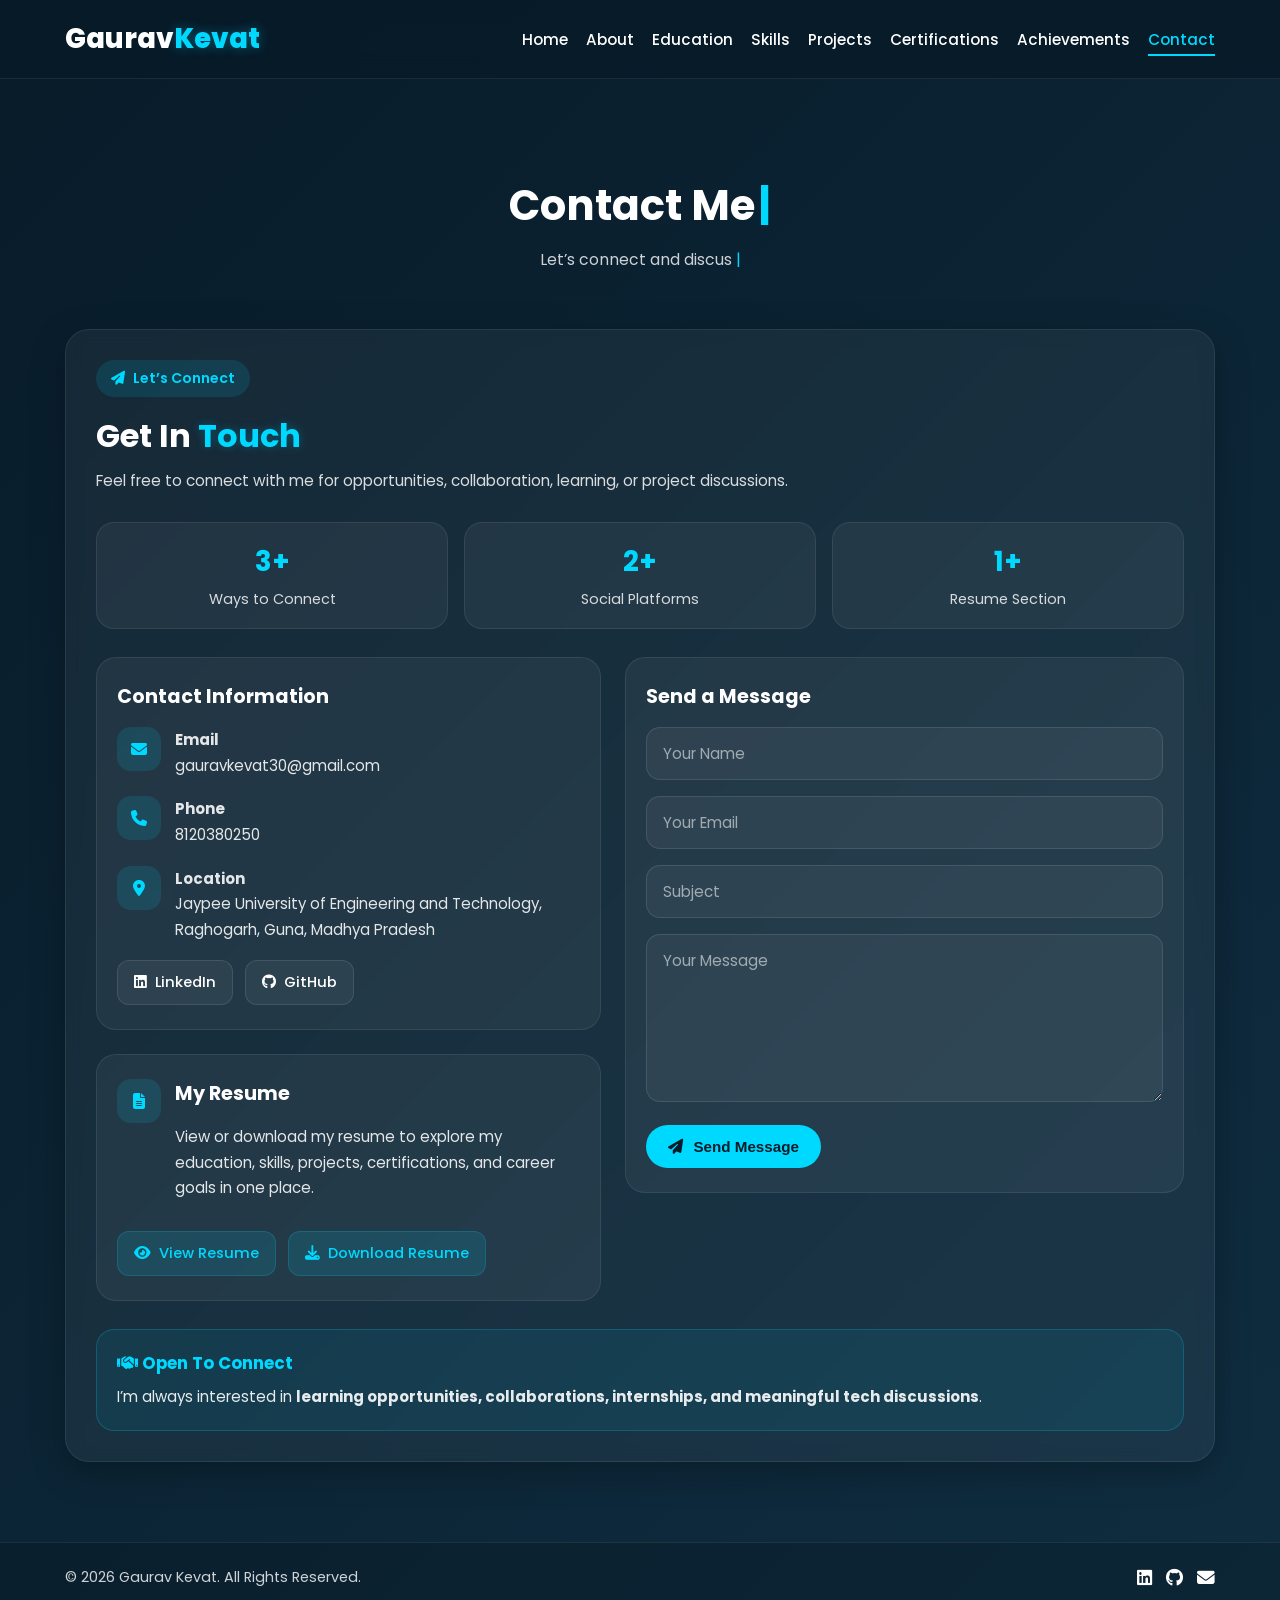
<file: contact.html>
<!DOCTYPE html>
<html lang="en">
<head>
  <meta charset="UTF-8" />
  <meta name="viewport" content="width=device-width, initial-scale=1.0" />
  <title>Contact | Gaurav Kevat</title>

  <link rel="preconnect" href="https://fonts.googleapis.com">
  <link rel="preconnect" href="https://fonts.gstatic.com" crossorigin>
  <link href="https://fonts.googleapis.com/css2?family=Poppins:wght@300;400;500;600;700;800&display=swap" rel="stylesheet" />
  <link rel="stylesheet" href="https://cdnjs.cloudflare.com/ajax/libs/font-awesome/6.5.2/css/all.min.css" />

  <style>
    * {
      margin: 0;
      padding: 0;
      box-sizing: border-box;
      scroll-behavior: smooth;
    }

    body {
      font-family: 'Poppins', sans-serif;
      background: linear-gradient(135deg, #081b29, #0f2d40);
      color: #fff;
      overflow-x: hidden;
      position: relative;
    }

    ::selection {
      background: #00d9ff;
      color: #081b29;
    }

    .scroll-progress {
      position: fixed;
      top: 0;
      left: 0;
      width: 0%;
      height: 3px;
      background: #00d9ff;
      z-index: 3000;
      box-shadow: 0 0 12px rgba(0, 217, 255, 0.7);
    }

    .particles {
      position: fixed;
      inset: 0;
      overflow: hidden;
      pointer-events: none;
      z-index: 0;
    }

    .particle {
      position: absolute;
      width: 6px;
      height: 6px;
      background: rgba(0, 217, 255, 0.22);
      border-radius: 50%;
      animation: floatParticle linear infinite;
    }

    @keyframes floatParticle {
      0% {
        transform: translateY(0) scale(1);
        opacity: 0;
      }
      10% {
        opacity: 1;
      }
      100% {
        transform: translateY(-120vh) scale(1.4);
        opacity: 0;
      }
    }

    .container {
      width: 90%;
      max-width: 1150px;
      margin: auto;
      position: relative;
      z-index: 2;
    }

    .header {
      position: sticky;
      top: 0;
      z-index: 1000;
      background: rgba(8, 27, 41, 0.9);
      backdrop-filter: blur(12px);
      border-bottom: 1px solid rgba(255,255,255,0.08);
    }

    .navbar {
      display: flex;
      justify-content: space-between;
      align-items: center;
      padding: 18px 0;
    }

    .logo {
      font-size: 1.7rem;
      font-weight: 800;
      color: #fff;
      text-decoration: none;
    }

    .logo span {
      color: #00d9ff;
      text-shadow: 0 0 12px rgba(0, 217, 255, 0.35);
    }

    .nav-links {
      display: flex;
      list-style: none;
      gap: 18px;
    }

    .nav-links a {
      color: #fff;
      text-decoration: none;
      font-size: 0.95rem;
      font-weight: 500;
      transition: 0.3s ease;
      position: relative;
    }

    .nav-links a::after {
      content: "";
      position: absolute;
      left: 0;
      bottom: -6px;
      width: 0;
      height: 2px;
      background: #00d9ff;
      transition: 0.3s ease;
    }

    .nav-links a:hover,
    .nav-links a.active {
      color: #00d9ff;
    }

    .nav-links a:hover::after,
    .nav-links a.active::after {
      width: 100%;
    }

    .menu-toggle {
      display: none;
      font-size: 1.4rem;
      color: #fff;
      cursor: pointer;
    }

    .page-banner {
      padding: 95px 0 30px;
      text-align: center;
    }

    .page-banner h1 {
      font-size: 2.6rem;
      margin-bottom: 10px;
      min-height: 60px;
    }

    .page-banner p {
      max-width: 760px;
      margin: auto;
      color: rgba(255,255,255,0.8);
      line-height: 1.7;
      font-size: 0.98rem;
      min-height: 34px;
    }

    .typing-text::after,
    .rotating-line::after {
      content: "|";
      color: #00d9ff;
      margin-left: 4px;
      animation: blink 0.8s infinite;
    }

    @keyframes blink {
      50% {
        opacity: 0;
      }
    }

    .section {
      padding: 18px 0 60px;
    }

    .contact-wrapper {
      background: rgba(255,255,255,0.05);
      border: 1px solid rgba(255,255,255,0.08);
      border-radius: 24px;
      padding: 30px;
      box-shadow: 0 10px 35px rgba(0,0,0,0.25);
      backdrop-filter: blur(8px);
      position: relative;
      overflow: hidden;
    }

    .contact-wrapper::before {
      content: "";
      position: absolute;
      inset: 0;
      background: linear-gradient(120deg, transparent, rgba(255,255,255,0.03), transparent);
      transform: translateX(-100%);
      animation: shine 5s linear infinite;
    }

    @keyframes shine {
      100% {
        transform: translateX(100%);
      }
    }

    .contact-badge {
      display: inline-flex;
      align-items: center;
      gap: 8px;
      padding: 8px 15px;
      border-radius: 30px;
      background: rgba(0, 217, 255, 0.12);
      color: #00d9ff;
      font-size: 0.88rem;
      font-weight: 600;
      margin-bottom: 18px;
      animation: pulseBadge 2.5s infinite;
    }

    @keyframes pulseBadge {
      0%, 100% { transform: scale(1); }
      50% { transform: scale(1.03); }
    }

    .contact-heading {
      font-size: 2rem;
      line-height: 1.3;
      margin-bottom: 10px;
    }

    .contact-heading span {
      color: #00d9ff;
      text-shadow: 0 0 10px rgba(0, 217, 255, 0.25);
    }

    .contact-subtext {
      color: rgba(255,255,255,0.84);
      line-height: 1.8;
      font-size: 0.96rem;
      margin-bottom: 28px;
      max-width: 760px;
    }

    .stats-strip {
      display: grid;
      grid-template-columns: repeat(3, 1fr);
      gap: 16px;
      margin-bottom: 28px;
    }

    .stat-item {
      background: rgba(255,255,255,0.05);
      border: 1px solid rgba(255,255,255,0.08);
      border-radius: 18px;
      padding: 18px;
      text-align: center;
      transition: 0.3s ease;
    }

    .stat-item:hover {
      transform: translateY(-5px);
      border-color: rgba(0, 217, 255, 0.28);
      box-shadow: 0 10px 20px rgba(0,0,0,0.18);
    }

    .stat-item h3 {
      font-size: 1.7rem;
      color: #00d9ff;
      margin-bottom: 6px;
    }

    .stat-item p {
      font-size: 0.9rem;
      color: rgba(255,255,255,0.82);
    }

    .contact-grid {
      display: grid;
      grid-template-columns: 0.95fr 1.05fr;
      gap: 24px;
      align-items: start;
    }

    .left-column {
      display: flex;
      flex-direction: column;
      gap: 24px;
    }

    .contact-card,
    .contact-form,
    .resume-card {
      position: relative;
      background: rgba(255,255,255,0.05);
      border: 1px solid rgba(255,255,255,0.08);
      border-radius: 20px;
      padding: 24px 20px;
      transition: 0.35s ease;
      overflow: hidden;
    }

    .contact-card::before,
    .contact-form::before,
    .resume-card::before {
      content: "";
      position: absolute;
      top: 0;
      left: -100%;
      width: 100%;
      height: 100%;
      background: linear-gradient(90deg, transparent, rgba(255,255,255,0.08), transparent);
      transition: 0.7s;
    }

    .contact-card:hover::before,
    .contact-form:hover::before,
    .resume-card:hover::before {
      left: 100%;
    }

    .contact-card:hover,
    .contact-form:hover,
    .resume-card:hover {
      transform: translateY(-6px);
      border-color: rgba(0, 217, 255, 0.28);
      box-shadow: 0 12px 28px rgba(0,0,0,0.25);
    }

    .contact-card h3,
    .contact-form h3,
    .resume-card h3 {
      font-size: 1.2rem;
      margin-bottom: 16px;
      color: #fff;
    }

    .contact-item {
      display: flex;
      align-items: flex-start;
      gap: 14px;
      margin-bottom: 18px;
      color: rgba(255,255,255,0.88);
      line-height: 1.7;
      font-size: 0.94rem;
    }

    .contact-icon,
    .resume-icon {
      width: 44px;
      height: 44px;
      min-width: 44px;
      border-radius: 14px;
      display: flex;
      align-items: center;
      justify-content: center;
      background: rgba(0, 217, 255, 0.12);
      color: #00d9ff;
      font-size: 1rem;
    }

    .contact-item a {
      color: rgba(255,255,255,0.88);
      text-decoration: none;
      transition: 0.3s ease;
      word-break: break-word;
    }

    .contact-item a:hover {
      color: #00d9ff;
    }

    .contact-social {
      display: flex;
      flex-wrap: wrap;
      gap: 12px;
      margin-top: 8px;
    }

    .social-btn,
    .resume-btn {
      display: inline-flex;
      align-items: center;
      gap: 8px;
      text-decoration: none;
      padding: 11px 16px;
      border-radius: 12px;
      font-size: 0.92rem;
      font-weight: 500;
      transition: 0.3s ease;
    }

    .social-btn {
      color: #fff;
      background: rgba(255,255,255,0.05);
      border: 1px solid rgba(255,255,255,0.1);
    }

    .social-btn:hover {
      transform: translateY(-3px);
      color: #00d9ff;
      border-color: rgba(0, 217, 255, 0.28);
      background: rgba(0, 217, 255, 0.08);
    }

    .resume-card p {
      font-size: 0.94rem;
      line-height: 1.7;
      color: rgba(255,255,255,0.88);
      margin-bottom: 16px;
    }

    .resume-top {
      display: flex;
      gap: 14px;
      align-items: flex-start;
      margin-bottom: 14px;
    }

    .resume-btn-group {
      display: flex;
      flex-wrap: wrap;
      gap: 12px;
    }

    .resume-btn {
      background: rgba(0, 217, 255, 0.12);
      color: #00d9ff;
      border: 1px solid rgba(0, 217, 255, 0.18);
    }

    .resume-btn:hover {
      transform: translateY(-3px);
      background: rgba(0, 217, 255, 0.18);
    }

    .form-group {
      margin-bottom: 16px;
    }

    .contact-form input,
    .contact-form textarea {
      width: 100%;
      padding: 14px 16px;
      border-radius: 14px;
      border: 1px solid rgba(255,255,255,0.1);
      background: rgba(255,255,255,0.05);
      color: #fff;
      font-family: 'Poppins', sans-serif;
      font-size: 0.95rem;
      outline: none;
      transition: 0.3s ease;
    }

    .contact-form input::placeholder,
    .contact-form textarea::placeholder {
      color: rgba(255,255,255,0.55);
    }

    .contact-form input:focus,
    .contact-form textarea:focus {
      border-color: rgba(0, 217, 255, 0.45);
      box-shadow: 0 0 0 3px rgba(0, 217, 255, 0.08);
      background: rgba(255,255,255,0.06);
    }

    .contact-form textarea {
      resize: vertical;
      min-height: 150px;
    }

    .submit-btn {
      display: inline-flex;
      align-items: center;
      gap: 10px;
      border: none;
      padding: 13px 22px;
      border-radius: 30px;
      background: #00d9ff;
      color: #081b29;
      font-size: 0.95rem;
      font-weight: 700;
      cursor: pointer;
      transition: 0.3s ease;
    }

    .submit-btn:hover {
      transform: translateY(-4px);
      box-shadow: 0 10px 22px rgba(0, 217, 255, 0.25);
    }

    .highlight-box {
      margin-top: 28px;
      background: rgba(0, 217, 255, 0.08);
      border: 1px solid rgba(0, 217, 255, 0.2);
      border-radius: 18px;
      padding: 20px;
      animation: goalGlow 3s ease-in-out infinite;
    }

    @keyframes goalGlow {
      0%, 100% {
        box-shadow: 0 0 0 rgba(0, 217, 255, 0);
      }
      50% {
        box-shadow: 0 0 24px rgba(0, 217, 255, 0.12);
      }
    }

    .highlight-box h3 {
      color: #00d9ff;
      margin-bottom: 8px;
      font-size: 1.05rem;
    }

    .highlight-box p {
      font-size: 0.94rem;
      line-height: 1.7;
      color: rgba(255,255,255,0.9);
    }

    .footer {
      padding: 22px 0;
      margin-top: 20px;
      border-top: 1px solid rgba(255,255,255,0.08);
      background: rgba(0,0,0,0.15);
      position: relative;
      z-index: 2;
    }

    .footer .container {
      display: flex;
      justify-content: space-between;
      align-items: center;
      gap: 16px;
      flex-wrap: wrap;
    }

    .footer p {
      font-size: 0.9rem;
      color: rgba(255,255,255,0.8);
    }

    .footer-socials {
      display: flex;
      gap: 14px;
    }

    .footer-socials a {
      color: #fff;
      font-size: 1.1rem;
      transition: 0.3s ease;
    }

    .footer-socials a:hover {
      color: #00d9ff;
      transform: translateY(-3px);
    }

    .reveal {
      opacity: 0;
      transform: translateY(30px);
      transition: all 0.8s ease;
    }

    .reveal.active {
      opacity: 1;
      transform: translateY(0);
    }

    @media (max-width: 900px) {
      .nav-links {
        position: absolute;
        top: 75px;
        right: 5%;
        width: 230px;
        background: #0d2233;
        border: 1px solid rgba(255,255,255,0.08);
        border-radius: 14px;
        flex-direction: column;
        padding: 18px;
        display: none;
      }

      .nav-links.show {
        display: flex;
      }

      .menu-toggle {
        display: block;
      }

      .page-banner h1 {
        font-size: 2rem;
      }

      .contact-heading {
        font-size: 1.65rem;
      }

      .contact-wrapper {
        padding: 22px;
      }

      .stats-strip,
      .contact-grid {
        grid-template-columns: 1fr;
      }
    }
  </style>
</head>
<body>

  <div class="scroll-progress" id="scrollProgress"></div>
  <div class="particles" id="particles"></div>

  <header class="header">
    <nav class="navbar container">
      <a href="index.html" class="logo">Gaurav<span>Kevat</span></a>
      <ul class="nav-links" id="navLinks">
        <li><a href="index.html">Home</a></li>
        <li><a href="about.html">About</a></li>
        <li><a href="education.html">Education</a></li>
        <li><a href="skills.html">Skills</a></li>
        <li><a href="projects.html">Projects</a></li>
        <li><a href="certifications.html">Certifications</a></li>
        <li><a href="achievements.html">Achievements</a></li>
        <li><a href="contact.html" class="active">Contact</a></li>
      </ul>
      <div class="menu-toggle" id="menuToggle">
        <i class="fa-solid fa-bars"></i>
      </div>
    </nav>
  </header>

  <main>
    <section class="page-banner">
      <div class="container reveal">
        <h1 class="typing-text"></h1>
        <p class="rotating-line"></p>
      </div>
    </section>

    <section class="section">
      <div class="container">
        <div class="contact-wrapper reveal">
          <span class="contact-badge">
            <i class="fa-solid fa-paper-plane"></i> Let’s Connect
          </span>

          <h2 class="contact-heading">Get In <span>Touch</span></h2>
          <p class="contact-subtext">
            Feel free to connect with me for opportunities, collaboration, learning, or project discussions.
          </p>

          <div class="stats-strip">
            <div class="stat-item">
              <h3 class="counter" data-target="3">0</h3>
              <p>Ways to Connect</p>
            </div>
            <div class="stat-item">
              <h3 class="counter" data-target="2">0</h3>
              <p>Social Platforms</p>
            </div>
            <div class="stat-item">
              <h3 class="counter" data-target="1">0</h3>
              <p>Resume Section</p>
            </div>
          </div>

          <div class="contact-grid">
            <div class="left-column">
              <div class="contact-card reveal">
                <h3>Contact Information</h3>

                <div class="contact-item">
                  <div class="contact-icon">
                    <i class="fa-solid fa-envelope"></i>
                  </div>
                  <div>
                    <strong>Email</strong><br>
                    <a href="mailto:gauravkevat30@gmail.com">gauravkevat30@gmail.com</a>
                  </div>
                </div>

                <div class="contact-item">
                  <div class="contact-icon">
                    <i class="fa-solid fa-phone"></i>
                  </div>
                  <div>
                    <strong>Phone</strong><br>
                    <a href="tel:8120380250">8120380250</a>
                  </div>
                </div>

                <div class="contact-item">
                  <div class="contact-icon">
                    <i class="fa-solid fa-location-dot"></i>
                  </div>
                  <div>
                    <strong>Location</strong><br>
                    Jaypee University of Engineering and Technology, Raghogarh, Guna, Madhya Pradesh
                  </div>
                </div>

                <div class="contact-social">
                  <a href="https://www.linkedin.com/in/gaurav-kevat/" target="_blank" class="social-btn">
                    <i class="fa-brands fa-linkedin"></i> LinkedIn
                  </a>
                  <a href="https://github.com/GauravDataAI" target="_blank" class="social-btn">
                    <i class="fa-brands fa-github"></i> GitHub
                  </a>
                </div>
              </div>

              <div class="resume-card reveal">
                <div class="resume-top">
                  <div class="resume-icon">
                    <i class="fa-solid fa-file-lines"></i>
                  </div>
                  <div>
                    <h3>My Resume</h3>
                    <p>
                      View or download my resume to explore my education, skills, projects, certifications, and career goals in one place.
                    </p>
                  </div>
                </div>

                <div class="resume-btn-group">
                  <a href="resume.pdf" target="_blank" class="resume-btn">
                    <i class="fa-solid fa-eye"></i> View Resume
                  </a>
                  <a href="resume.pdf" download class="resume-btn">
                    <i class="fa-solid fa-download"></i> Download Resume
                  </a>
                </div>
              </div>
            </div>

            <form class="contact-form reveal" action="https://formspree.io/f/xblyxxxx" method="POST">
              <h3>Send a Message</h3>

              <div class="form-group">
                <input type="text" name="name" placeholder="Your Name" required />
              </div>

              <div class="form-group">
                <input type="email" name="email" placeholder="Your Email" required />
              </div>

              <div class="form-group">
                <input type="text" name="subject" placeholder="Subject" required />
              </div>

              <div class="form-group">
                <textarea name="message" rows="6" placeholder="Your Message" required></textarea>
              </div>

              <button type="submit" class="submit-btn">
                <i class="fa-solid fa-paper-plane"></i> Send Message
              </button>
            </form>
          </div>

          <div class="highlight-box reveal">
            <h3><i class="fa-solid fa-handshake"></i> Open To Connect</h3>
            <p>
              I’m always interested in <strong>learning opportunities, collaborations, internships, and meaningful tech discussions</strong>.
            </p>
          </div>
        </div>
      </div>
    </section>
  </main>

  <footer class="footer">
    <div class="container">
      <p>© 2026 Gaurav Kevat. All Rights Reserved.</p>
      <div class="footer-socials">
        <a href="https://www.linkedin.com/in/gaurav-kevat/" target="_blank"><i class="fa-brands fa-linkedin"></i></a>
        <a href="https://github.com/GauravDataAI" target="_blank"><i class="fa-brands fa-github"></i></a>
        <a href="mailto:gauravkevat30@gmail.com"><i class="fa-solid fa-envelope"></i></a>
      </div>
    </div>
  </footer>

  <script>
    const menuToggle = document.getElementById("menuToggle");
    const navLinks = document.getElementById("navLinks");

    menuToggle.addEventListener("click", () => {
      navLinks.classList.toggle("show");
    });

    const typingElement = document.querySelector(".typing-text");
    const text = "Contact Me";
    let index = 0;

    function typeText() {
      if (index < text.length) {
        typingElement.textContent += text.charAt(index);
        index++;
        setTimeout(typeText, 100);
      }
    }

    window.addEventListener("load", typeText);

    const rotatingElement = document.querySelector(".rotating-line");
    const lines = [
      "Let’s connect and discuss opportunities, projects, and ideas.",
      "Open for collaboration, internships, and meaningful conversations.",
      "Reach out for learning, networking, or project discussions."
    ];

    let lineIndex = 0;
    let charIndex = 0;
    let deleting = false;

    function rotateTyping() {
      const current = lines[lineIndex];
      rotatingElement.textContent = current.substring(0, charIndex);

      if (!deleting) {
        charIndex++;
        if (charIndex > current.length) {
          deleting = true;
          setTimeout(rotateTyping, 1200);
          return;
        }
      } else {
        charIndex--;
        if (charIndex < 0) {
          deleting = false;
          lineIndex = (lineIndex + 1) % lines.length;
          charIndex = 0;
        }
      }

      setTimeout(rotateTyping, deleting ? 35 : 65);
    }

    window.addEventListener("load", rotateTyping);

    const reveals = document.querySelectorAll(".reveal");

    function revealOnScroll() {
      reveals.forEach((el) => {
        const windowHeight = window.innerHeight;
        const elementTop = el.getBoundingClientRect().top;
        const elementVisible = 80;

        if (elementTop < windowHeight - elementVisible) {
          el.classList.add("active");
        }
      });
    }

    window.addEventListener("scroll", revealOnScroll);
    revealOnScroll();

    const scrollProgress = document.getElementById("scrollProgress");

    function updateScrollProgress() {
      const scrollTop = window.scrollY;
      const docHeight = document.documentElement.scrollHeight - window.innerHeight;
      const progress = (scrollTop / docHeight) * 100;
      scrollProgress.style.width = progress + "%";
    }

    window.addEventListener("scroll", updateScrollProgress);
    updateScrollProgress();

    const particlesContainer = document.getElementById("particles");

    for (let i = 0; i < 16; i++) {
      const particle = document.createElement("span");
      particle.classList.add("particle");
      particle.style.left = Math.random() * 100 + "%";
      particle.style.bottom = "-" + (Math.random() * 100) + "px";
      particle.style.animationDuration = (8 + Math.random() * 8) + "s";
      particle.style.animationDelay = Math.random() * 5 + "s";
      particle.style.width = particle.style.height = (4 + Math.random() * 6) + "px";
      particlesContainer.appendChild(particle);
    }

    const counters = document.querySelectorAll(".counter");
    let counterStarted = false;

    function animateCounters() {
      if (counterStarted) return;

      counters.forEach(counter => {
        const target = +counter.getAttribute("data-target");
        let count = 0;
        const increment = Math.max(1, Math.ceil(target / 30));

        const updateCounter = () => {
          count += increment;
          if (count >= target) {
            counter.innerText = target + "+";
          } else {
            counter.innerText = count;
            requestAnimationFrame(updateCounter);
          }
        };

        updateCounter();
      });

      counterStarted = true;
    }

    function checkStatsVisibility() {
      const statsSection = document.querySelector(".stats-strip");
      if (!statsSection) return;
      const top = statsSection.getBoundingClientRect().top;
      if (top < window.innerHeight - 80) {
        animateCounters();
      }
    }

    window.addEventListener("scroll", checkStatsVisibility);
    window.addEventListener("load", checkStatsVisibility);
  </script>
</body>
</html>
</file>
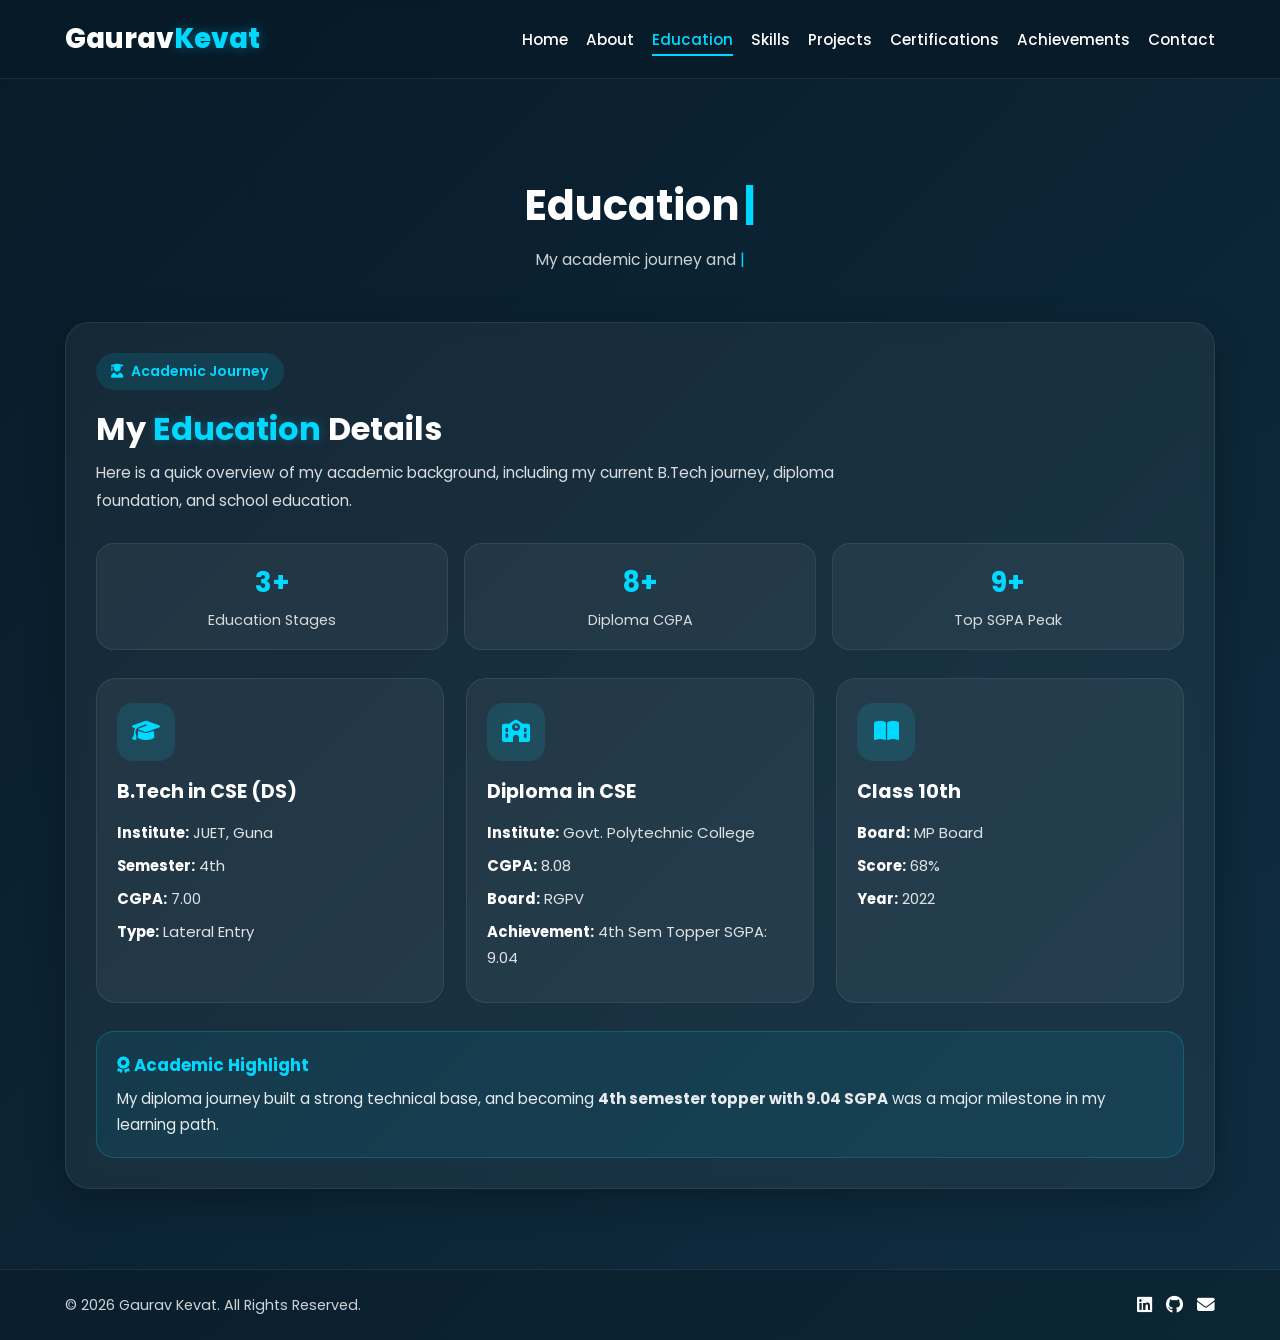
<file: education.html>
<!DOCTYPE html>
<html lang="en">
<head>
  <meta charset="UTF-8" />
  <meta name="viewport" content="width=device-width, initial-scale=1.0" />
  <title>Education | Gaurav Kevat</title>

  <link rel="preconnect" href="https://fonts.googleapis.com">
  <link rel="preconnect" href="https://fonts.gstatic.com" crossorigin>
  <link href="https://fonts.googleapis.com/css2?family=Poppins:wght@300;400;500;600;700;800&display=swap" rel="stylesheet" />
  <link rel="stylesheet" href="https://cdnjs.cloudflare.com/ajax/libs/font-awesome/6.5.2/css/all.min.css" />

  <style>
    * {
      margin: 0;
      padding: 0;
      box-sizing: border-box;
      scroll-behavior: smooth;
    }

    body {
      font-family: 'Poppins', sans-serif;
      background: linear-gradient(135deg, #081b29, #0f2d40);
      color: #fff;
      overflow-x: hidden;
      position: relative;
    }

    ::selection {
      background: #00d9ff;
      color: #081b29;
    }

    .scroll-progress {
      position: fixed;
      top: 0;
      left: 0;
      width: 0%;
      height: 3px;
      background: #00d9ff;
      z-index: 3000;
      box-shadow: 0 0 12px rgba(0, 217, 255, 0.7);
    }

    .particles {
      position: fixed;
      inset: 0;
      overflow: hidden;
      pointer-events: none;
      z-index: 0;
    }

    .particle {
      position: absolute;
      width: 6px;
      height: 6px;
      background: rgba(0, 217, 255, 0.22);
      border-radius: 50%;
      animation: floatParticle linear infinite;
    }

    @keyframes floatParticle {
      0% {
        transform: translateY(0) scale(1);
        opacity: 0;
      }
      10% {
        opacity: 1;
      }
      100% {
        transform: translateY(-120vh) scale(1.4);
        opacity: 0;
      }
    }

    .container {
      width: 90%;
      max-width: 1150px;
      margin: auto;
      position: relative;
      z-index: 2;
    }

    .header {
      position: sticky;
      top: 0;
      z-index: 1000;
      background: rgba(8, 27, 41, 0.9);
      backdrop-filter: blur(12px);
      border-bottom: 1px solid rgba(255,255,255,0.08);
    }

    .navbar {
      display: flex;
      justify-content: space-between;
      align-items: center;
      padding: 18px 0;
    }

    .logo {
      font-size: 1.7rem;
      font-weight: 800;
      color: #fff;
      text-decoration: none;
    }

    .logo span {
      color: #00d9ff;
      text-shadow: 0 0 12px rgba(0, 217, 255, 0.35);
    }

    .nav-links {
      display: flex;
      list-style: none;
      gap: 18px;
    }

    .nav-links a {
      color: #fff;
      text-decoration: none;
      font-size: 0.95rem;
      font-weight: 500;
      transition: 0.3s ease;
      position: relative;
    }

    .nav-links a::after {
      content: "";
      position: absolute;
      left: 0;
      bottom: -6px;
      width: 0;
      height: 2px;
      background: #00d9ff;
      transition: 0.3s ease;
    }

    .nav-links a:hover,
    .nav-links a.active {
      color: #00d9ff;
    }

    .nav-links a:hover::after,
    .nav-links a.active::after {
      width: 100%;
    }

    .menu-toggle {
      display: none;
      font-size: 1.4rem;
      color: #fff;
      cursor: pointer;
    }

    .page-banner {
      padding: 95px 0 30px;
      text-align: center;
    }

    .page-banner h1 {
      font-size: 2.6rem;
      margin-bottom: 10px;
      min-height: 60px;
    }

    .page-banner p {
      max-width: 760px;
      margin: auto;
      color: rgba(255,255,255,0.8);
      line-height: 1.7;
      font-size: 0.98rem;
    }

    .typing-text::after,
    .rotating-line::after {
      content: "|";
      color: #00d9ff;
      margin-left: 4px;
      animation: blink 0.8s infinite;
    }

    @keyframes blink {
      50% {
        opacity: 0;
      }
    }

    .section {
      padding: 18px 0 60px;
    }

    .education-wrapper {
      background: rgba(255,255,255,0.05);
      border: 1px solid rgba(255,255,255,0.08);
      border-radius: 24px;
      padding: 30px;
      box-shadow: 0 10px 35px rgba(0,0,0,0.25);
      backdrop-filter: blur(8px);
      position: relative;
      overflow: hidden;
    }

    .education-wrapper::before {
      content: "";
      position: absolute;
      inset: 0;
      background: linear-gradient(120deg, transparent, rgba(255,255,255,0.03), transparent);
      transform: translateX(-100%);
      animation: shine 5s linear infinite;
    }

    @keyframes shine {
      100% {
        transform: translateX(100%);
      }
    }

    .edu-top-badge {
      display: inline-flex;
      align-items: center;
      gap: 8px;
      padding: 8px 15px;
      border-radius: 30px;
      background: rgba(0, 217, 255, 0.12);
      color: #00d9ff;
      font-size: 0.88rem;
      font-weight: 600;
      margin-bottom: 18px;
      animation: pulseBadge 2.5s infinite;
    }

    @keyframes pulseBadge {
      0%, 100% { transform: scale(1); }
      50% { transform: scale(1.03); }
    }

    .edu-heading {
      font-size: 2rem;
      line-height: 1.3;
      margin-bottom: 10px;
    }

    .edu-heading span {
      color: #00d9ff;
      text-shadow: 0 0 10px rgba(0, 217, 255, 0.25);
    }

    .edu-subtext {
      color: rgba(255,255,255,0.84);
      line-height: 1.8;
      font-size: 0.96rem;
      margin-bottom: 28px;
      max-width: 760px;
    }

    .stats-strip {
      display: grid;
      grid-template-columns: repeat(3, 1fr);
      gap: 16px;
      margin-bottom: 28px;
    }

    .stat-item {
      background: rgba(255,255,255,0.05);
      border: 1px solid rgba(255,255,255,0.08);
      border-radius: 18px;
      padding: 18px;
      text-align: center;
      transition: 0.3s ease;
    }

    .stat-item:hover {
      transform: translateY(-5px);
      border-color: rgba(0, 217, 255, 0.28);
      box-shadow: 0 10px 20px rgba(0,0,0,0.18);
    }

    .stat-item h3 {
      font-size: 1.7rem;
      color: #00d9ff;
      margin-bottom: 6px;
    }

    .stat-item p {
      font-size: 0.9rem;
      color: rgba(255,255,255,0.82);
    }

    .education-grid {
      display: grid;
      grid-template-columns: repeat(3, 1fr);
      gap: 22px;
      position: relative;
    }

    .edu-card {
      position: relative;
      background: rgba(255,255,255,0.05);
      border: 1px solid rgba(255,255,255,0.08);
      border-radius: 20px;
      padding: 24px 20px;
      transition: 0.35s ease;
      overflow: hidden;
    }

    .edu-card::before {
      content: "";
      position: absolute;
      top: 0;
      left: -100%;
      width: 100%;
      height: 100%;
      background: linear-gradient(90deg, transparent, rgba(255,255,255,0.08), transparent);
      transition: 0.7s;
    }

    .edu-card:hover::before {
      left: 100%;
    }

    .edu-card:hover {
      transform: translateY(-8px);
      border-color: rgba(0, 217, 255, 0.28);
      box-shadow: 0 12px 28px rgba(0,0,0,0.25);
    }

    .edu-icon {
      width: 58px;
      height: 58px;
      border-radius: 16px;
      display: flex;
      align-items: center;
      justify-content: center;
      background: rgba(0, 217, 255, 0.12);
      color: #00d9ff;
      font-size: 1.4rem;
      margin-bottom: 16px;
    }

    .edu-card h3 {
      font-size: 1.2rem;
      margin-bottom: 14px;
      color: #fff;
    }

    .edu-card p {
      font-size: 0.93rem;
      line-height: 1.7;
      color: rgba(255,255,255,0.86);
      margin-bottom: 8px;
    }

    .edu-card strong {
      color: #ffffff;
    }

    .highlight-box {
      margin-top: 28px;
      background: rgba(0, 217, 255, 0.08);
      border: 1px solid rgba(0, 217, 255, 0.2);
      border-radius: 18px;
      padding: 20px;
      animation: goalGlow 3s ease-in-out infinite;
    }

    @keyframes goalGlow {
      0%, 100% {
        box-shadow: 0 0 0 rgba(0, 217, 255, 0);
      }
      50% {
        box-shadow: 0 0 24px rgba(0, 217, 255, 0.12);
      }
    }

    .highlight-box h3 {
      color: #00d9ff;
      margin-bottom: 8px;
      font-size: 1.05rem;
    }

    .highlight-box p {
      font-size: 0.94rem;
      line-height: 1.7;
      color: rgba(255,255,255,0.9);
    }

    .footer {
      padding: 22px 0;
      margin-top: 20px;
      border-top: 1px solid rgba(255,255,255,0.08);
      background: rgba(0,0,0,0.15);
      position: relative;
      z-index: 2;
    }

    .footer .container {
      display: flex;
      justify-content: space-between;
      align-items: center;
      gap: 16px;
      flex-wrap: wrap;
    }

    .footer p {
      font-size: 0.9rem;
      color: rgba(255,255,255,0.8);
    }

    .footer-socials {
      display: flex;
      gap: 14px;
    }

    .footer-socials a {
      color: #fff;
      font-size: 1.1rem;
      transition: 0.3s ease;
    }

    .footer-socials a:hover {
      color: #00d9ff;
      transform: translateY(-3px);
    }

    .reveal {
      opacity: 0;
      transform: translateY(30px);
      transition: all 0.8s ease;
    }

    .reveal.active {
      opacity: 1;
      transform: translateY(0);
    }

    @media (max-width: 992px) {
      .education-grid,
      .stats-strip {
        grid-template-columns: 1fr;
      }
    }

    @media (max-width: 900px) {
      .nav-links {
        position: absolute;
        top: 75px;
        right: 5%;
        width: 230px;
        background: #0d2233;
        border: 1px solid rgba(255,255,255,0.08);
        border-radius: 14px;
        flex-direction: column;
        padding: 18px;
        display: none;
      }

      .nav-links.show {
        display: flex;
      }

      .menu-toggle {
        display: block;
      }

      .page-banner h1 {
        font-size: 2rem;
      }

      .edu-heading {
        font-size: 1.65rem;
      }

      .education-wrapper {
        padding: 22px;
      }
    }
  </style>
</head>
<body>

  <div class="scroll-progress" id="scrollProgress"></div>
  <div class="particles" id="particles"></div>

  <header class="header">
    <nav class="navbar container">
      <a href="index.html" class="logo">Gaurav<span>Kevat</span></a>

      <ul class="nav-links" id="navLinks">
        <li><a href="index.html">Home</a></li>
        <li><a href="about.html">About</a></li>
        <li><a href="education.html" class="active">Education</a></li>
        <li><a href="skills.html">Skills</a></li>
        <li><a href="projects.html">Projects</a></li>
        <li><a href="certifications.html">Certifications</a></li>
        <li><a href="achievements.html">Achievements</a></li>
        <li><a href="contact.html">Contact</a></li>
      </ul>

      <div class="menu-toggle" id="menuToggle">
        <i class="fa-solid fa-bars"></i>
      </div>
    </nav>
  </header>

  <main>
    <section class="page-banner">
      <div class="container reveal">
        <h1 class="typing-text"></h1>
        <p class="rotating-line"></p>
      </div>
    </section>

    <section class="section">
      <div class="container">
        <div class="education-wrapper reveal">
          <span class="edu-top-badge">
            <i class="fa-solid fa-user-graduate"></i> Academic Journey
          </span>

          <h2 class="edu-heading">My <span>Education</span> Details</h2>
          <p class="edu-subtext">
            Here is a quick overview of my academic background, including my current B.Tech journey, diploma foundation, and school education.
          </p>

          <div class="stats-strip">
            <div class="stat-item">
              <h3 class="counter" data-target="3">0</h3>
              <p>Education Stages</p>
            </div>
            <div class="stat-item">
              <h3 class="counter" data-target="8">0</h3>
              <p>Diploma CGPA</p>
            </div>
            <div class="stat-item">
              <h3 class="counter" data-target="9">0</h3>
              <p>Top SGPA Peak</p>
            </div>
          </div>

          <div class="education-grid">
            <div class="edu-card reveal">
              <div class="edu-icon">
                <i class="fa-solid fa-graduation-cap"></i>
              </div>
              <h3>B.Tech in CSE (DS)</h3>
              <p><strong>Institute:</strong> JUET, Guna</p>
              <p><strong>Semester:</strong> 4th</p>
              <p><strong>CGPA:</strong> 7.00</p>
              <p><strong>Type:</strong> Lateral Entry</p>
            </div>

            <div class="edu-card reveal">
              <div class="edu-icon">
                <i class="fa-solid fa-school"></i>
              </div>
              <h3>Diploma in CSE</h3>
              <p><strong>Institute:</strong> Govt. Polytechnic College</p>
              <p><strong>CGPA:</strong> 8.08</p>
              <p><strong>Board:</strong> RGPV</p>
              <p><strong>Achievement:</strong> 4th Sem Topper SGPA: 9.04</p>
            </div>

            <div class="edu-card reveal">
              <div class="edu-icon">
                <i class="fa-solid fa-book-open"></i>
              </div>
              <h3>Class 10th</h3>
              <p><strong>Board:</strong> MP Board</p>
              <p><strong>Score:</strong> 68%</p>
              <p><strong>Year:</strong> 2022</p>
            </div>
          </div>

          <div class="highlight-box reveal">
            <h3><i class="fa-solid fa-award"></i> Academic Highlight</h3>
            <p>
              My diploma journey built a strong technical base, and becoming <strong>4th semester topper with 9.04 SGPA</strong> was a major milestone in my learning path.
            </p>
          </div>
        </div>
      </div>
    </section>
  </main>

  <footer class="footer">
    <div class="container">
      <p>© 2026 Gaurav Kevat. All Rights Reserved.</p>
      <div class="footer-socials">
        <a href="https://www.linkedin.com/in/gaurav-kevat/" target="_blank"><i class="fa-brands fa-linkedin"></i></a>
        <a href="https://github.com/GauravDataAI" target="_blank"><i class="fa-brands fa-github"></i></a>
        <a href="mailto:gauravkevat30@gmail.com"><i class="fa-solid fa-envelope"></i></a>
      </div>
    </div>
  </footer>

  <script>
    const menuToggle = document.getElementById("menuToggle");
    const navLinks = document.getElementById("navLinks");

    menuToggle.addEventListener("click", () => {
      navLinks.classList.toggle("show");
    });

    const typingElement = document.querySelector(".typing-text");
    const text = "Education";
    let index = 0;

    function typeText() {
      if (index < text.length) {
        typingElement.textContent += text.charAt(index);
        index++;
        setTimeout(typeText, 100);
      }
    }

    window.addEventListener("load", typeText);

    const rotatingElement = document.querySelector(".rotating-line");
    const lines = [
      "My academic journey and educational background in a clean and structured way.",
      "A quick snapshot of my B.Tech, diploma, and school foundation.",
      "Built step by step with consistency, learning, and growth."
    ];

    let lineIndex = 0;
    let charIndex = 0;
    let deleting = false;

    function rotateTyping() {
      const current = lines[lineIndex];
      rotatingElement.textContent = current.substring(0, charIndex);

      if (!deleting) {
        charIndex++;
        if (charIndex > current.length) {
          deleting = true;
          setTimeout(rotateTyping, 1200);
          return;
        }
      } else {
        charIndex--;
        if (charIndex < 0) {
          deleting = false;
          lineIndex = (lineIndex + 1) % lines.length;
          charIndex = 0;
        }
      }

      setTimeout(rotateTyping, deleting ? 35 : 65);
    }

    window.addEventListener("load", rotateTyping);

    const reveals = document.querySelectorAll(".reveal");

    function revealOnScroll() {
      reveals.forEach((el) => {
        const windowHeight = window.innerHeight;
        const elementTop = el.getBoundingClientRect().top;
        const elementVisible = 80;

        if (elementTop < windowHeight - elementVisible) {
          el.classList.add("active");
        }
      });
    }

    window.addEventListener("scroll", revealOnScroll);
    revealOnScroll();

    const scrollProgress = document.getElementById("scrollProgress");

    function updateScrollProgress() {
      const scrollTop = window.scrollY;
      const docHeight = document.documentElement.scrollHeight - window.innerHeight;
      const progress = (scrollTop / docHeight) * 100;
      scrollProgress.style.width = progress + "%";
    }

    window.addEventListener("scroll", updateScrollProgress);
    updateScrollProgress();

    const particlesContainer = document.getElementById("particles");

    for (let i = 0; i < 16; i++) {
      const particle = document.createElement("span");
      particle.classList.add("particle");
      particle.style.left = Math.random() * 100 + "%";
      particle.style.bottom = "-" + (Math.random() * 100) + "px";
      particle.style.animationDuration = (8 + Math.random() * 8) + "s";
      particle.style.animationDelay = Math.random() * 5 + "s";
      particle.style.width = particle.style.height = (4 + Math.random() * 6) + "px";
      particlesContainer.appendChild(particle);
    }

    const counters = document.querySelectorAll(".counter");
    let counterStarted = false;

    function animateCounters() {
      if (counterStarted) return;

      counters.forEach(counter => {
        const target = +counter.getAttribute("data-target");
        let count = 0;
        const increment = Math.max(1, Math.ceil(target / 30));

        const updateCounter = () => {
          count += increment;
          if (count >= target) {
            counter.innerText = target + "+";
          } else {
            counter.innerText = count;
            requestAnimationFrame(updateCounter);
          }
        };

        updateCounter();
      });

      counterStarted = true;
    }

    function checkStatsVisibility() {
      const statsSection = document.querySelector(".stats-strip");
      if (!statsSection) return;
      const top = statsSection.getBoundingClientRect().top;
      if (top < window.innerHeight - 80) {
        animateCounters();
      }
    }

    window.addEventListener("scroll", checkStatsVisibility);
    window.addEventListener("load", checkStatsVisibility);
  </script>
</body>
</html>
</file>
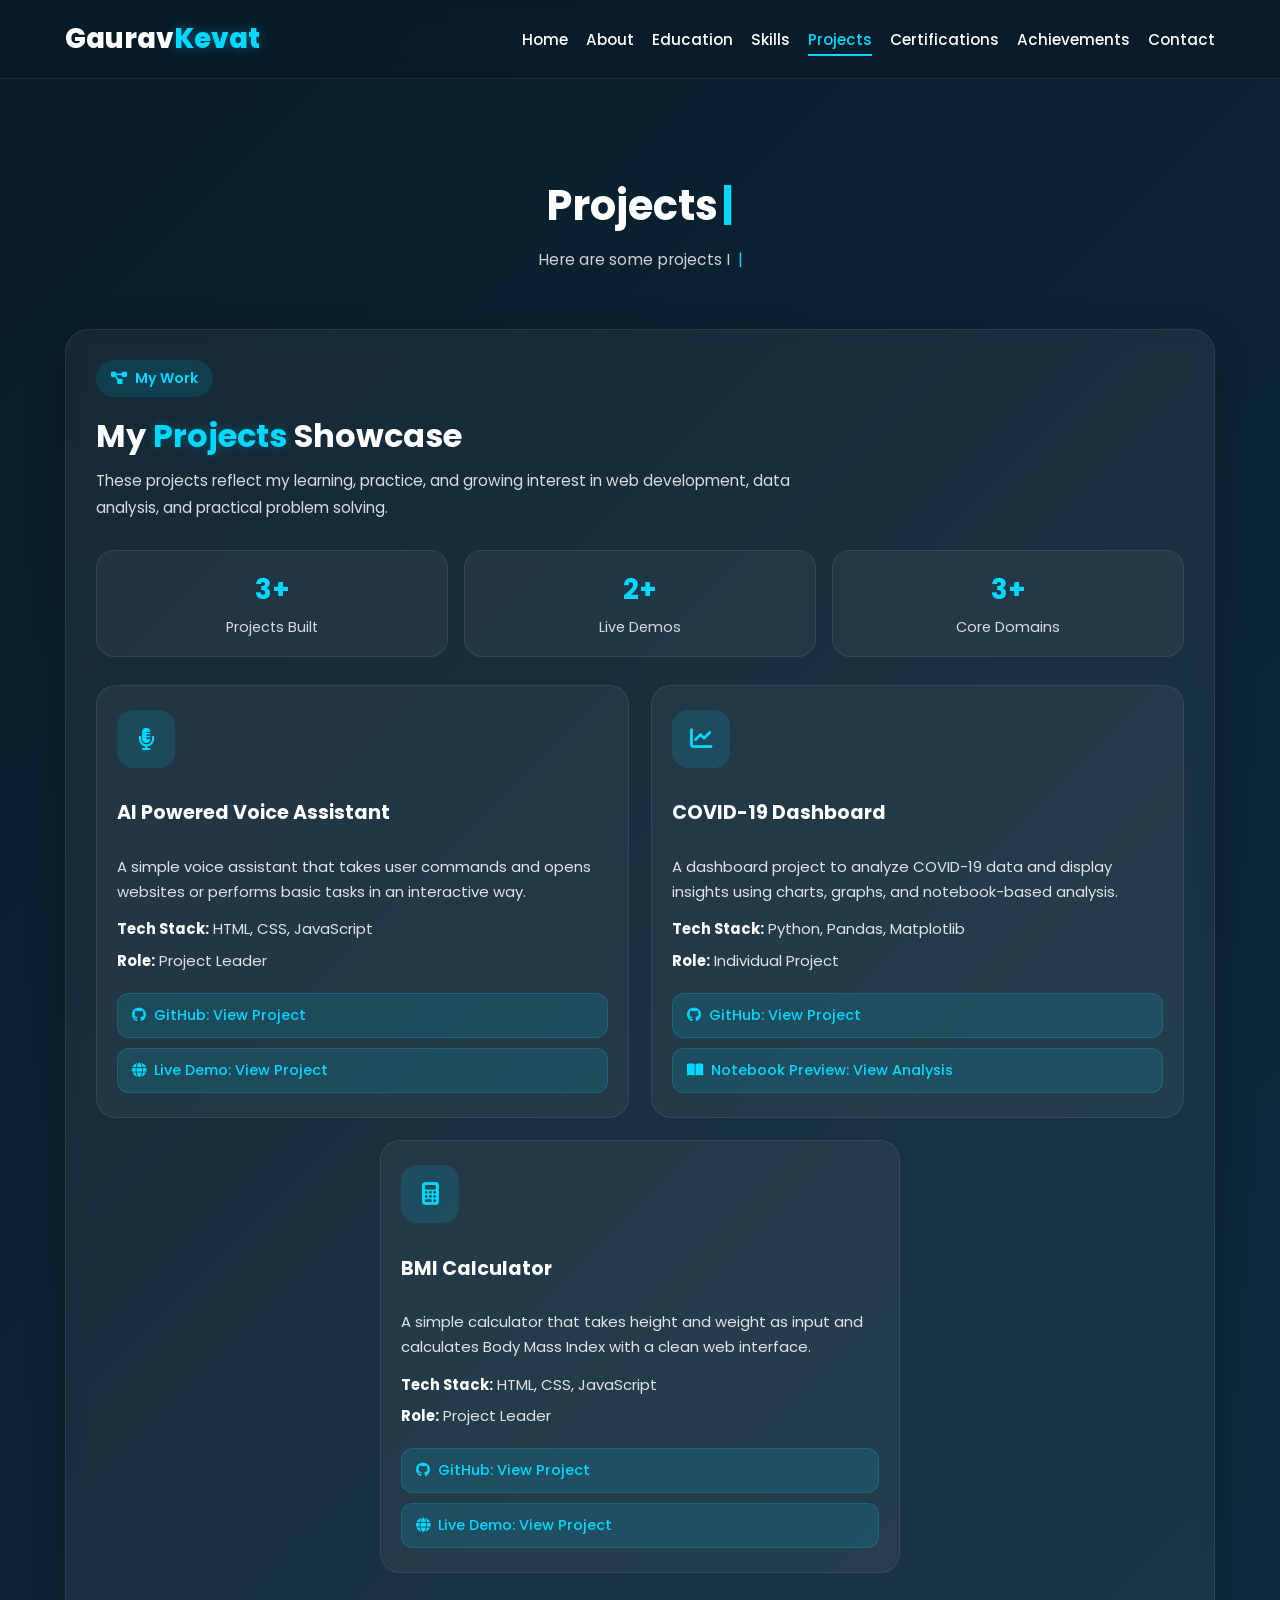
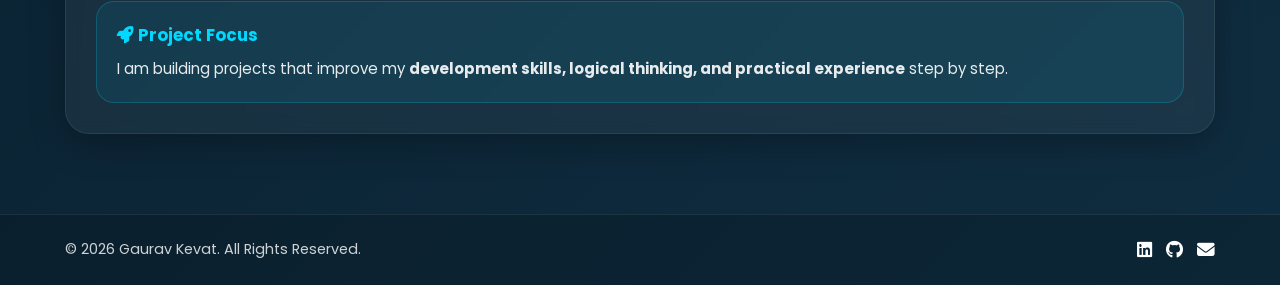
<file: projects.html>
<!DOCTYPE html>
<html lang="en">
<head>
  <meta charset="UTF-8" />
  <meta name="viewport" content="width=device-width, initial-scale=1.0" />
  <title>Projects | Gaurav Kevat</title>

  <link rel="preconnect" href="https://fonts.googleapis.com">
  <link rel="preconnect" href="https://fonts.gstatic.com" crossorigin>
  <link href="https://fonts.googleapis.com/css2?family=Poppins:wght@300;400;500;600;700;800&display=swap" rel="stylesheet" />
  <link rel="stylesheet" href="https://cdnjs.cloudflare.com/ajax/libs/font-awesome/6.5.2/css/all.min.css" />

  <style>
    * {
      margin: 0;
      padding: 0;
      box-sizing: border-box;
      scroll-behavior: smooth;
    }

    body {
      font-family: 'Poppins', sans-serif;
      background: linear-gradient(135deg, #081b29, #0f2d40);
      color: #fff;
      overflow-x: hidden;
      position: relative;
    }

    ::selection {
      background: #00d9ff;
      color: #081b29;
    }

    .scroll-progress {
      position: fixed;
      top: 0;
      left: 0;
      width: 0%;
      height: 3px;
      background: #00d9ff;
      z-index: 3000;
      box-shadow: 0 0 12px rgba(0, 217, 255, 0.7);
    }

    .particles {
      position: fixed;
      inset: 0;
      overflow: hidden;
      pointer-events: none;
      z-index: 0;
    }

    .particle {
      position: absolute;
      width: 6px;
      height: 6px;
      background: rgba(0, 217, 255, 0.22);
      border-radius: 50%;
      animation: floatParticle linear infinite;
    }

    @keyframes floatParticle {
      0% {
        transform: translateY(0) scale(1);
        opacity: 0;
      }
      10% {
        opacity: 1;
      }
      100% {
        transform: translateY(-120vh) scale(1.4);
        opacity: 0;
      }
    }

    .container {
      width: 90%;
      max-width: 1150px;
      margin: auto;
      position: relative;
      z-index: 2;
    }

    .header {
      position: sticky;
      top: 0;
      z-index: 1000;
      background: rgba(8, 27, 41, 0.9);
      backdrop-filter: blur(12px);
      border-bottom: 1px solid rgba(255,255,255,0.08);
    }

    .navbar {
      display: flex;
      justify-content: space-between;
      align-items: center;
      padding: 18px 0;
    }

    .logo {
      font-size: 1.7rem;
      font-weight: 800;
      color: #fff;
      text-decoration: none;
    }

    .logo span {
      color: #00d9ff;
      text-shadow: 0 0 12px rgba(0, 217, 255, 0.35);
    }

    .nav-links {
      display: flex;
      list-style: none;
      gap: 18px;
    }

    .nav-links a {
      color: #fff;
      text-decoration: none;
      font-size: 0.95rem;
      font-weight: 500;
      transition: 0.3s ease;
      position: relative;
    }

    .nav-links a::after {
      content: "";
      position: absolute;
      left: 0;
      bottom: -6px;
      width: 0;
      height: 2px;
      background: #00d9ff;
      transition: 0.3s ease;
    }

    .nav-links a:hover,
    .nav-links a.active {
      color: #00d9ff;
    }

    .nav-links a:hover::after,
    .nav-links a.active::after {
      width: 100%;
    }

    .menu-toggle {
      display: none;
      font-size: 1.4rem;
      color: #fff;
      cursor: pointer;
    }

    .page-banner {
      padding: 95px 0 30px;
      text-align: center;
    }

    .page-banner h1 {
      font-size: 2.6rem;
      margin-bottom: 10px;
      min-height: 60px;
    }

    .page-banner p {
      max-width: 760px;
      margin: auto;
      color: rgba(255,255,255,0.8);
      line-height: 1.7;
      font-size: 0.98rem;
      min-height: 34px;
    }

    .typing-text::after,
    .rotating-line::after {
      content: "|";
      color: #00d9ff;
      margin-left: 4px;
      animation: blink 0.8s infinite;
    }

    @keyframes blink {
      50% {
        opacity: 0;
      }
    }

    .section {
      padding: 18px 0 60px;
    }

    .projects-wrapper {
      background: rgba(255,255,255,0.05);
      border: 1px solid rgba(255,255,255,0.08);
      border-radius: 24px;
      padding: 30px;
      box-shadow: 0 10px 35px rgba(0,0,0,0.25);
      backdrop-filter: blur(8px);
      position: relative;
      overflow: hidden;
    }

    .projects-wrapper::before {
      content: "";
      position: absolute;
      inset: 0;
      background: linear-gradient(120deg, transparent, rgba(255,255,255,0.03), transparent);
      transform: translateX(-100%);
      animation: shine 5s linear infinite;
    }

    @keyframes shine {
      100% {
        transform: translateX(100%);
      }
    }

    .projects-badge {
      display: inline-flex;
      align-items: center;
      gap: 8px;
      padding: 8px 15px;
      border-radius: 30px;
      background: rgba(0, 217, 255, 0.12);
      color: #00d9ff;
      font-size: 0.88rem;
      font-weight: 600;
      margin-bottom: 18px;
      animation: pulseBadge 2.5s infinite;
    }

    @keyframes pulseBadge {
      0%, 100% { transform: scale(1); }
      50% { transform: scale(1.03); }
    }

    .projects-heading {
      font-size: 2rem;
      line-height: 1.3;
      margin-bottom: 10px;
    }

    .projects-heading span {
      color: #00d9ff;
      text-shadow: 0 0 10px rgba(0, 217, 255, 0.25);
    }

    .projects-subtext {
      color: rgba(255,255,255,0.84);
      line-height: 1.8;
      font-size: 0.96rem;
      margin-bottom: 28px;
      max-width: 760px;
    }

    .stats-strip {
      display: grid;
      grid-template-columns: repeat(3, 1fr);
      gap: 16px;
      margin-bottom: 28px;
    }

    .stat-item {
      background: rgba(255,255,255,0.05);
      border: 1px solid rgba(255,255,255,0.08);
      border-radius: 18px;
      padding: 18px;
      text-align: center;
      transition: 0.3s ease;
    }

    .stat-item:hover {
      transform: translateY(-5px);
      border-color: rgba(0, 217, 255, 0.28);
      box-shadow: 0 10px 20px rgba(0,0,0,0.18);
    }

    .stat-item h3 {
      font-size: 1.7rem;
      color: #00d9ff;
      margin-bottom: 6px;
    }

    .stat-item p {
      font-size: 0.9rem;
      color: rgba(255,255,255,0.82);
    }

    .projects-grid {
      display: grid;
      grid-template-columns: repeat(2, 1fr);
      gap: 22px;
      align-items: stretch;
    }

    .project-card {
      position: relative;
      background: rgba(255,255,255,0.05);
      border: 1px solid rgba(255,255,255,0.08);
      border-radius: 20px;
      padding: 24px 20px;
      transition: 0.35s ease;
      overflow: hidden;
      display: flex;
      flex-direction: column;
      height: 100%;
    }

    .project-card::before {
      content: "";
      position: absolute;
      top: 0;
      left: -100%;
      width: 100%;
      height: 100%;
      background: linear-gradient(90deg, transparent, rgba(255,255,255,0.08), transparent);
      transition: 0.7s;
    }

    .project-card:hover::before {
      left: 100%;
    }

    .project-card:hover {
      transform: translateY(-8px);
      border-color: rgba(0, 217, 255, 0.28);
      box-shadow: 0 12px 28px rgba(0,0,0,0.25);
    }

    .project-icon {
      width: 58px;
      height: 58px;
      border-radius: 16px;
      display: flex;
      align-items: center;
      justify-content: center;
      background: rgba(0, 217, 255, 0.12);
      color: #00d9ff;
      font-size: 1.4rem;
      margin-bottom: 16px;
      flex-shrink: 0;
    }

    .project-card h3 {
      font-size: 1.2rem;
      margin-bottom: 12px;
      color: #fff;
      min-height: 58px;
      display: flex;
      align-items: center;
    }

    .project-description {
      font-size: 0.93rem;
      line-height: 1.7;
      color: rgba(255,255,255,0.86);
      margin-bottom: 12px;
      flex-grow: 1;
    }

    .project-meta {
      font-size: 0.93rem;
      line-height: 1.7;
      color: rgba(255,255,255,0.86);
      margin-bottom: 6px;
    }

    .project-meta strong {
      color: #ffffff;
    }

    .project-links {
      margin-top: auto;
      display: flex;
      flex-direction: column;
      gap: 10px;
      padding-top: 14px;
    }

    .project-link {
      display: inline-flex;
      align-items: center;
      gap: 8px;
      text-decoration: none;
      padding: 11px 14px;
      border-radius: 12px;
      font-size: 0.9rem;
      font-weight: 500;
      transition: 0.3s ease;
      background: rgba(0, 217, 255, 0.12);
      color: #00d9ff;
      border: 1px solid rgba(0, 217, 255, 0.18);
    }

    .project-link:hover {
      transform: translateY(-3px);
      background: rgba(0, 217, 255, 0.18);
    }

    .center-card {
      grid-column: 1 / -1;
      max-width: 520px;
      width: 100%;
      justify-self: center;
    }

    .highlight-box {
      margin-top: 28px;
      background: rgba(0, 217, 255, 0.08);
      border: 1px solid rgba(0, 217, 255, 0.2);
      border-radius: 18px;
      padding: 20px;
      animation: goalGlow 3s ease-in-out infinite;
    }

    @keyframes goalGlow {
      0%, 100% {
        box-shadow: 0 0 0 rgba(0, 217, 255, 0);
      }
      50% {
        box-shadow: 0 0 24px rgba(0, 217, 255, 0.12);
      }
    }

    .highlight-box h3 {
      color: #00d9ff;
      margin-bottom: 8px;
      font-size: 1.05rem;
    }

    .highlight-box p {
      font-size: 0.94rem;
      line-height: 1.7;
      color: rgba(255,255,255,0.9);
    }

    .footer {
      padding: 22px 0;
      margin-top: 20px;
      border-top: 1px solid rgba(255,255,255,0.08);
      background: rgba(0,0,0,0.15);
      position: relative;
      z-index: 2;
    }

    .footer .container {
      display: flex;
      justify-content: space-between;
      align-items: center;
      gap: 16px;
      flex-wrap: wrap;
    }

    .footer p {
      font-size: 0.9rem;
      color: rgba(255,255,255,0.8);
    }

    .footer-socials {
      display: flex;
      gap: 14px;
    }

    .footer-socials a {
      color: #fff;
      font-size: 1.1rem;
      transition: 0.3s ease;
    }

    .footer-socials a:hover {
      color: #00d9ff;
      transform: translateY(-3px);
    }

    .reveal {
      opacity: 0;
      transform: translateY(30px);
      transition: all 0.8s ease;
    }

    .reveal.active {
      opacity: 1;
      transform: translateY(0);
    }

    @media (max-width: 900px) {
      .nav-links {
        position: absolute;
        top: 75px;
        right: 5%;
        width: 230px;
        background: #0d2233;
        border: 1px solid rgba(255,255,255,0.08);
        border-radius: 14px;
        flex-direction: column;
        padding: 18px;
        display: none;
      }

      .nav-links.show {
        display: flex;
      }

      .menu-toggle {
        display: block;
      }

      .page-banner h1 {
        font-size: 2rem;
      }

      .projects-heading {
        font-size: 1.65rem;
      }

      .projects-wrapper {
        padding: 22px;
      }

      .projects-grid,
      .stats-strip {
        grid-template-columns: 1fr;
      }

      .center-card {
        grid-column: auto;
        max-width: 100%;
      }

      .project-card h3 {
        min-height: auto;
      }
    }
  </style>
</head>
<body>

  <div class="scroll-progress" id="scrollProgress"></div>
  <div class="particles" id="particles"></div>

  <header class="header">
    <nav class="navbar container">
      <a href="index.html" class="logo">Gaurav<span>Kevat</span></a>

      <ul class="nav-links" id="navLinks">
        <li><a href="index.html">Home</a></li>
        <li><a href="about.html">About</a></li>
        <li><a href="education.html">Education</a></li>
        <li><a href="skills.html">Skills</a></li>
        <li><a href="projects.html" class="active">Projects</a></li>
        <li><a href="certifications.html">Certifications</a></li>
        <li><a href="achievements.html">Achievements</a></li>
        <li><a href="contact.html">Contact</a></li>
      </ul>

      <div class="menu-toggle" id="menuToggle">
        <i class="fa-solid fa-bars"></i>
      </div>
    </nav>
  </header>

  <main>
    <section class="page-banner">
      <div class="container reveal">
        <h1 class="typing-text"></h1>
        <p class="rotating-line"></p>
      </div>
    </section>

    <section class="section">
      <div class="container">
        <div class="projects-wrapper reveal">
          <span class="projects-badge">
            <i class="fa-solid fa-diagram-project"></i> My Work
          </span>

          <h2 class="projects-heading">My <span>Projects</span> Showcase</h2>
          <p class="projects-subtext">
            These projects reflect my learning, practice, and growing interest in web development, data analysis, and practical problem solving.
          </p>

          <div class="stats-strip">
            <div class="stat-item">
              <h3 class="counter" data-target="3">0</h3>
              <p>Projects Built</p>
            </div>
            <div class="stat-item">
              <h3 class="counter" data-target="2">0</h3>
              <p>Live Demos</p>
            </div>
            <div class="stat-item">
              <h3 class="counter" data-target="3">0</h3>
              <p>Core Domains</p>
            </div>
          </div>

          <div class="projects-grid">

            <div class="project-card reveal">
              <div class="project-icon">
                <i class="fa-solid fa-microphone-lines"></i>
              </div>
              <h3>AI Powered Voice Assistant</h3>
              <p class="project-description">
                A simple voice assistant that takes user commands and opens websites or performs basic tasks in an interactive way.
              </p>
              <p class="project-meta"><strong>Tech Stack:</strong> HTML, CSS, JavaScript</p>
              <p class="project-meta"><strong>Role:</strong> Project Leader</p>
              <div class="project-links">
                <a href="https://github.com/GauravDataAI/Ai-Voice-Assistant" target="_blank" class="project-link">
                  <i class="fa-brands fa-github"></i> GitHub: View Project
                </a>
                <a href="https://gauravdataai.github.io/Ai-Voice-Assistant/" target="_blank" class="project-link">
                  <i class="fa-solid fa-globe"></i> Live Demo: View Project
                </a>
              </div>
            </div>

            <div class="project-card reveal">
              <div class="project-icon">
                <i class="fa-solid fa-chart-line"></i>
              </div>
              <h3>COVID-19 Dashboard</h3>
              <p class="project-description">
                A dashboard project to analyze COVID-19 data and display insights using charts, graphs, and notebook-based analysis.
              </p>
              <p class="project-meta"><strong>Tech Stack:</strong> Python, Pandas, Matplotlib</p>
              <p class="project-meta"><strong>Role:</strong> Individual Project</p>
              <div class="project-links">
                <a href="https://github.com/GauravDataAI/COVID-19-Data-Analysis" target="_blank" class="project-link">
                  <i class="fa-brands fa-github"></i> GitHub: View Project
                </a>
                <a href="https://github.com/GauravDataAI/COVID-19-Data-Analysis/blob/main/Analysis.ipynb" target="_blank" class="project-link">
                  <i class="fa-solid fa-book-open"></i> Notebook Preview: View Analysis
                </a>
              </div>
            </div>

            <div class="project-card reveal center-card">
              <div class="project-icon">
                <i class="fa-solid fa-calculator"></i>
              </div>
              <h3>BMI Calculator</h3>
              <p class="project-description">
                A simple calculator that takes height and weight as input and calculates Body Mass Index with a clean web interface.
              </p>
              <p class="project-meta"><strong>Tech Stack:</strong> HTML, CSS, JavaScript</p>
              <p class="project-meta"><strong>Role:</strong> Project Leader</p>
              <div class="project-links">
                <a href="https://github.com/GauravDataAI/BMI-Calculator" target="_blank" class="project-link">
                  <i class="fa-brands fa-github"></i> GitHub: View Project
                </a>
                <a href="https://gauravdataai.github.io/BMI-Calculator/" target="_blank" class="project-link">
                  <i class="fa-solid fa-globe"></i> Live Demo: View Project
                </a>
              </div>
            </div>

          </div>

          <div class="highlight-box reveal">
            <h3><i class="fa-solid fa-rocket"></i> Project Focus</h3>
            <p>
              I am building projects that improve my <strong>development skills, logical thinking, and practical experience</strong> step by step.
            </p>
          </div>
        </div>
      </div>
    </section>
  </main>

  <footer class="footer">
    <div class="container">
      <p>© 2026 Gaurav Kevat. All Rights Reserved.</p>
      <div class="footer-socials">
        <a href="https://www.linkedin.com/in/gaurav-kevat/" target="_blank">
          <i class="fa-brands fa-linkedin"></i>
        </a>
        <a href="https://github.com/GauravDataAI" target="_blank">
          <i class="fa-brands fa-github"></i>
        </a>
        <a href="mailto:gauravkevat30@gmail.com">
          <i class="fa-solid fa-envelope"></i>
        </a>
      </div>
    </div>
  </footer>

  <script>
    const menuToggle = document.getElementById("menuToggle");
    const navLinks = document.getElementById("navLinks");

    menuToggle.addEventListener("click", () => {
      navLinks.classList.toggle("show");
    });

    const typingElement = document.querySelector(".typing-text");
    const text = "Projects";
    let index = 0;

    function typeText() {
      if (index < text.length) {
        typingElement.textContent += text.charAt(index);
        index++;
        setTimeout(typeText, 100);
      }
    }

    window.addEventListener("load", typeText);

    const rotatingElement = document.querySelector(".rotating-line");
    const lines = [
      "Here are some projects I have worked on during my learning journey.",
      "A mix of web development, analysis, and practical implementation.",
      "Projects that reflect learning, consistency, and real skill building."
    ];

    let lineIndex = 0;
    let charIndex = 0;
    let deleting = false;

    function rotateTyping() {
      const current = lines[lineIndex];
      rotatingElement.textContent = current.substring(0, charIndex);

      if (!deleting) {
        charIndex++;
        if (charIndex > current.length) {
          deleting = true;
          setTimeout(rotateTyping, 1200);
          return;
        }
      } else {
        charIndex--;
        if (charIndex < 0) {
          deleting = false;
          lineIndex = (lineIndex + 1) % lines.length;
          charIndex = 0;
        }
      }

      setTimeout(rotateTyping, deleting ? 35 : 65);
    }

    window.addEventListener("load", rotateTyping);

    const reveals = document.querySelectorAll(".reveal");

    function revealOnScroll() {
      reveals.forEach((el) => {
        const windowHeight = window.innerHeight;
        const elementTop = el.getBoundingClientRect().top;
        const elementVisible = 80;

        if (elementTop < windowHeight - elementVisible) {
          el.classList.add("active");
        }
      });
    }

    window.addEventListener("scroll", revealOnScroll);
    revealOnScroll();

    const scrollProgress = document.getElementById("scrollProgress");

    function updateScrollProgress() {
      const scrollTop = window.scrollY;
      const docHeight = document.documentElement.scrollHeight - window.innerHeight;
      const progress = (scrollTop / docHeight) * 100;
      scrollProgress.style.width = progress + "%";
    }

    window.addEventListener("scroll", updateScrollProgress);
    updateScrollProgress();

    const particlesContainer = document.getElementById("particles");

    for (let i = 0; i < 16; i++) {
      const particle = document.createElement("span");
      particle.classList.add("particle");
      particle.style.left = Math.random() * 100 + "%";
      particle.style.bottom = "-" + (Math.random() * 100) + "px";
      particle.style.animationDuration = (8 + Math.random() * 8) + "s";
      particle.style.animationDelay = Math.random() * 5 + "s";
      particle.style.width = particle.style.height = (4 + Math.random() * 6) + "px";
      particlesContainer.appendChild(particle);
    }

    const counters = document.querySelectorAll(".counter");
    let counterStarted = false;

    function animateCounters() {
      if (counterStarted) return;

      counters.forEach(counter => {
        const target = +counter.getAttribute("data-target");
        let count = 0;
        const increment = Math.max(1, Math.ceil(target / 30));

        const updateCounter = () => {
          count += increment;
          if (count >= target) {
            counter.innerText = target + "+";
          } else {
            counter.innerText = count;
            requestAnimationFrame(updateCounter);
          }
        };

        updateCounter();
      });

      counterStarted = true;
    }

    function checkStatsVisibility() {
      const statsSection = document.querySelector(".stats-strip");
      if (!statsSection) return;
      const top = statsSection.getBoundingClientRect().top;
      if (top < window.innerHeight - 80) {
        animateCounters();
      }
    }

    window.addEventListener("scroll", checkStatsVisibility);
    window.addEventListener("load", checkStatsVisibility);
  </script>
</body>
</html>
</file>
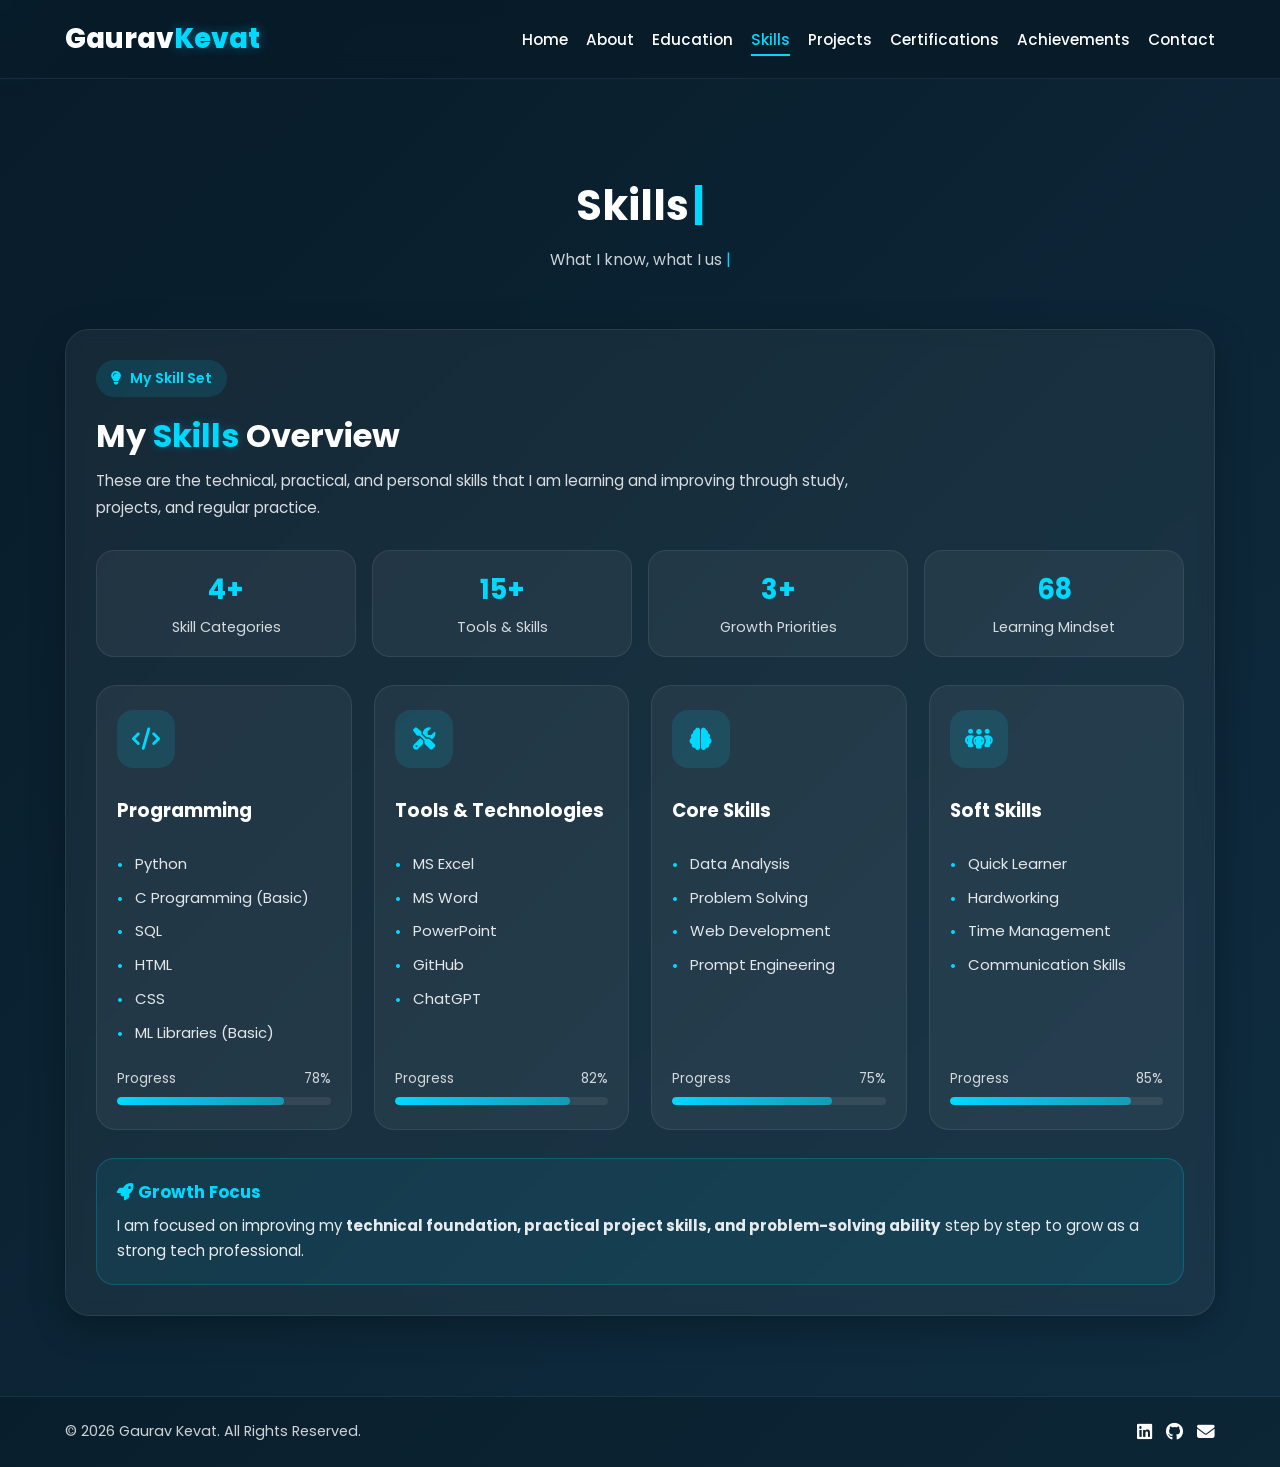
<file: skills.html>
<!DOCTYPE html>
<html lang="en">
<head>
  <meta charset="UTF-8" />
  <meta name="viewport" content="width=device-width, initial-scale=1.0" />
  <title>Skills | Gaurav Kevat</title>

  <link rel="preconnect" href="https://fonts.googleapis.com">
  <link rel="preconnect" href="https://fonts.gstatic.com" crossorigin>
  <link href="https://fonts.googleapis.com/css2?family=Poppins:wght@300;400;500;600;700;800&display=swap" rel="stylesheet" />
  <link rel="stylesheet" href="https://cdnjs.cloudflare.com/ajax/libs/font-awesome/6.5.2/css/all.min.css" />

  <style>
    * {
      margin: 0;
      padding: 0;
      box-sizing: border-box;
      scroll-behavior: smooth;
    }

    body {
      font-family: 'Poppins', sans-serif;
      background: linear-gradient(135deg, #081b29, #0f2d40);
      color: #fff;
      overflow-x: hidden;
      position: relative;
    }

    ::selection {
      background: #00d9ff;
      color: #081b29;
    }

    .scroll-progress {
      position: fixed;
      top: 0;
      left: 0;
      width: 0%;
      height: 3px;
      background: #00d9ff;
      z-index: 3000;
      box-shadow: 0 0 12px rgba(0, 217, 255, 0.7);
    }

    .particles {
      position: fixed;
      inset: 0;
      overflow: hidden;
      pointer-events: none;
      z-index: 0;
    }

    .particle {
      position: absolute;
      width: 6px;
      height: 6px;
      background: rgba(0, 217, 255, 0.22);
      border-radius: 50%;
      animation: floatParticle linear infinite;
    }

    @keyframes floatParticle {
      0% {
        transform: translateY(0) scale(1);
        opacity: 0;
      }
      10% {
        opacity: 1;
      }
      100% {
        transform: translateY(-120vh) scale(1.4);
        opacity: 0;
      }
    }

    .cursor-glow {
      position: fixed;
      width: 180px;
      height: 180px;
      border-radius: 50%;
      background: radial-gradient(circle, rgba(0,217,255,0.16) 0%, rgba(0,217,255,0.04) 45%, transparent 75%);
      pointer-events: none;
      transform: translate(-50%, -50%);
      z-index: 1;
      filter: blur(8px);
    }

    .container {
      width: 90%;
      max-width: 1150px;
      margin: auto;
      position: relative;
      z-index: 2;
    }

    .header {
      position: sticky;
      top: 0;
      z-index: 1000;
      background: rgba(8, 27, 41, 0.9);
      backdrop-filter: blur(12px);
      border-bottom: 1px solid rgba(255,255,255,0.08);
    }

    .navbar {
      display: flex;
      justify-content: space-between;
      align-items: center;
      padding: 18px 0;
    }

    .logo {
      font-size: 1.7rem;
      font-weight: 800;
      color: #fff;
      text-decoration: none;
    }

    .logo span {
      color: #00d9ff;
      text-shadow: 0 0 12px rgba(0, 217, 255, 0.35);
    }

    .nav-links {
      display: flex;
      list-style: none;
      gap: 18px;
    }

    .nav-links a {
      color: #fff;
      text-decoration: none;
      font-size: 0.95rem;
      font-weight: 500;
      transition: 0.3s ease;
      position: relative;
    }

    .nav-links a::after {
      content: "";
      position: absolute;
      left: 0;
      bottom: -6px;
      width: 0;
      height: 2px;
      background: #00d9ff;
      transition: 0.3s ease;
    }

    .nav-links a:hover,
    .nav-links a.active {
      color: #00d9ff;
    }

    .nav-links a:hover::after,
    .nav-links a.active::after {
      width: 100%;
    }

    .menu-toggle {
      display: none;
      font-size: 1.4rem;
      color: #fff;
      cursor: pointer;
    }

    .page-banner {
      padding: 95px 0 30px;
      text-align: center;
    }

    .page-banner h1 {
      font-size: 2.6rem;
      margin-bottom: 10px;
      min-height: 60px;
    }

    .page-banner p {
      max-width: 760px;
      margin: auto;
      color: rgba(255,255,255,0.8);
      line-height: 1.7;
      font-size: 0.98rem;
      min-height: 34px;
    }

    .typing-text::after,
    .rotating-line::after {
      content: "|";
      color: #00d9ff;
      margin-left: 4px;
      animation: blink 0.8s infinite;
    }

    @keyframes blink {
      50% {
        opacity: 0;
      }
    }

    .section {
      padding: 18px 0 60px;
    }

    .skills-wrapper {
      background: rgba(255,255,255,0.05);
      border: 1px solid rgba(255,255,255,0.08);
      border-radius: 24px;
      padding: 30px;
      box-shadow: 0 10px 35px rgba(0,0,0,0.25);
      backdrop-filter: blur(8px);
      position: relative;
      overflow: hidden;
    }

    .skills-wrapper::before {
      content: "";
      position: absolute;
      inset: 0;
      background: linear-gradient(120deg, transparent, rgba(255,255,255,0.03), transparent);
      transform: translateX(-100%);
      animation: shine 5s linear infinite;
    }

    @keyframes shine {
      100% {
        transform: translateX(100%);
      }
    }

    .skills-badge {
      display: inline-flex;
      align-items: center;
      gap: 8px;
      padding: 8px 15px;
      border-radius: 30px;
      background: rgba(0, 217, 255, 0.12);
      color: #00d9ff;
      font-size: 0.88rem;
      font-weight: 600;
      margin-bottom: 18px;
      animation: pulseBadge 2.5s infinite;
    }

    @keyframes pulseBadge {
      0%, 100% { transform: scale(1); }
      50% { transform: scale(1.03); }
    }

    .skills-heading {
      font-size: 2rem;
      line-height: 1.3;
      margin-bottom: 10px;
    }

    .skills-heading span {
      color: #00d9ff;
      text-shadow: 0 0 10px rgba(0, 217, 255, 0.25);
    }

    .skills-subtext {
      color: rgba(255,255,255,0.84);
      line-height: 1.8;
      font-size: 0.96rem;
      margin-bottom: 28px;
      max-width: 760px;
    }

    .stats-strip {
      display: grid;
      grid-template-columns: repeat(4, 1fr);
      gap: 16px;
      margin-bottom: 28px;
    }

    .stat-item {
      background: rgba(255,255,255,0.05);
      border: 1px solid rgba(255,255,255,0.08);
      border-radius: 18px;
      padding: 18px;
      text-align: center;
      transition: 0.3s ease;
    }

    .stat-item:hover {
      transform: translateY(-5px);
      border-color: rgba(0, 217, 255, 0.28);
      box-shadow: 0 10px 20px rgba(0,0,0,0.18);
    }

    .stat-item h3 {
      font-size: 1.7rem;
      color: #00d9ff;
      margin-bottom: 6px;
    }

    .stat-item p {
      font-size: 0.9rem;
      color: rgba(255,255,255,0.82);
    }

    .skills-grid {
      display: grid;
      grid-template-columns: repeat(4, 1fr);
      gap: 22px;
      align-items: stretch;
    }

    .skill-card {
      position: relative;
      background: rgba(255,255,255,0.05);
      border: 1px solid rgba(255,255,255,0.08);
      border-radius: 20px;
      padding: 24px 20px;
      transition: 0.35s ease;
      overflow: hidden;
      display: flex;
      flex-direction: column;
      height: 100%;
      min-height: 100%;
    }

    .skill-card::before {
      content: "";
      position: absolute;
      top: 0;
      left: -100%;
      width: 100%;
      height: 100%;
      background: linear-gradient(90deg, transparent, rgba(255,255,255,0.08), transparent);
      transition: 0.7s;
    }

    .skill-card:hover::before {
      left: 100%;
    }

    .skill-card:hover {
      transform: translateY(-8px);
      border-color: rgba(0, 217, 255, 0.28);
      box-shadow: 0 12px 28px rgba(0,0,0,0.25);
    }

    .skill-icon {
      width: 58px;
      height: 58px;
      border-radius: 16px;
      display: flex;
      align-items: center;
      justify-content: center;
      background: rgba(0, 217, 255, 0.12);
      color: #00d9ff;
      font-size: 1.4rem;
      margin-bottom: 16px;
      flex-shrink: 0;
    }

    .skill-card h3 {
      font-size: 1.15rem;
      margin-bottom: 14px;
      color: #fff;
      min-height: 54px;
      display: flex;
      align-items: center;
    }

    .skill-card ul {
      list-style: none;
      padding: 0;
      margin: 0;
      flex-grow: 1;
    }

    .skill-card ul li {
      position: relative;
      padding-left: 18px;
      margin-bottom: 10px;
      font-size: 0.93rem;
      line-height: 1.6;
      color: rgba(255,255,255,0.88);
    }

    .skill-card ul li::before {
      content: "•";
      position: absolute;
      left: 0;
      color: #00d9ff;
      font-size: 1rem;
    }

    .skill-level {
      margin-top: auto;
      padding-top: 14px;
    }

    .skill-level-label {
      display: flex;
      justify-content: space-between;
      font-size: 0.85rem;
      margin-bottom: 8px;
      color: rgba(255,255,255,0.8);
    }

    .skill-bar {
      width: 100%;
      height: 8px;
      background: rgba(255,255,255,0.08);
      border-radius: 999px;
      overflow: hidden;
    }

    .skill-progress {
      height: 100%;
      width: 0;
      background: linear-gradient(90deg, #00d9ff, rgba(0,217,255,0.55));
      border-radius: 999px;
      transition: width 1.5s ease;
    }

    .highlight-box {
      margin-top: 28px;
      background: rgba(0, 217, 255, 0.08);
      border: 1px solid rgba(0, 217, 255, 0.2);
      border-radius: 18px;
      padding: 20px;
      animation: goalGlow 3s ease-in-out infinite;
    }

    @keyframes goalGlow {
      0%, 100% {
        box-shadow: 0 0 0 rgba(0, 217, 255, 0);
      }
      50% {
        box-shadow: 0 0 24px rgba(0, 217, 255, 0.12);
      }
    }

    .highlight-box h3 {
      color: #00d9ff;
      margin-bottom: 8px;
      font-size: 1.05rem;
    }

    .highlight-box p {
      font-size: 0.94rem;
      line-height: 1.7;
      color: rgba(255,255,255,0.9);
    }

    .footer {
      padding: 22px 0;
      margin-top: 20px;
      border-top: 1px solid rgba(255,255,255,0.08);
      background: rgba(0,0,0,0.15);
      position: relative;
      z-index: 2;
    }

    .footer .container {
      display: flex;
      justify-content: space-between;
      align-items: center;
      gap: 16px;
      flex-wrap: wrap;
    }

    .footer p {
      font-size: 0.9rem;
      color: rgba(255,255,255,0.8);
    }

    .footer-socials {
      display: flex;
      gap: 14px;
    }

    .footer-socials a {
      color: #fff;
      font-size: 1.1rem;
      transition: 0.3s ease;
    }

    .footer-socials a:hover {
      color: #00d9ff;
      transform: translateY(-3px);
    }

    .reveal {
      opacity: 0;
      transform: translateY(30px);
      transition: all 0.8s ease;
    }

    .reveal.active {
      opacity: 1;
      transform: translateY(0);
    }

    @media (max-width: 1100px) {
      .skills-grid,
      .stats-strip {
        grid-template-columns: repeat(2, 1fr);
      }
    }

    @media (max-width: 900px) {
      .nav-links {
        position: absolute;
        top: 75px;
        right: 5%;
        width: 230px;
        background: #0d2233;
        border: 1px solid rgba(255,255,255,0.08);
        border-radius: 14px;
        flex-direction: column;
        padding: 18px;
        display: none;
      }

      .nav-links.show {
        display: flex;
      }

      .menu-toggle {
        display: block;
      }

      .page-banner h1 {
        font-size: 2rem;
      }

      .skills-heading {
        font-size: 1.65rem;
      }

      .skills-wrapper {
        padding: 22px;
      }

      .cursor-glow {
        display: none;
      }
    }

    @media (max-width: 600px) {
      .skills-grid,
      .stats-strip {
        grid-template-columns: 1fr;
      }

      .skill-card h3 {
        min-height: auto;
      }
    }
  </style>
</head>
<body>
  <div class="scroll-progress" id="scrollProgress"></div>
  <div class="particles" id="particles"></div>
  <div class="cursor-glow" id="cursorGlow"></div>

  <header class="header">
    <nav class="navbar container">
      <a href="index.html" class="logo">Gaurav<span>Kevat</span></a>
      <ul class="nav-links" id="navLinks">
        <li><a href="index.html">Home</a></li>
        <li><a href="about.html">About</a></li>
        <li><a href="education.html">Education</a></li>
        <li><a href="skills.html" class="active">Skills</a></li>
        <li><a href="projects.html">Projects</a></li>
        <li><a href="certifications.html">Certifications</a></li>
        <li><a href="achievements.html">Achievements</a></li>
        <li><a href="contact.html">Contact</a></li>
      </ul>
      <div class="menu-toggle" id="menuToggle">
        <i class="fa-solid fa-bars"></i>
      </div>
    </nav>
  </header>

  <main>
    <section class="page-banner">
      <div class="container reveal">
        <h1 class="typing-text"></h1>
        <p class="rotating-line"></p>
      </div>
    </section>

    <section class="section">
      <div class="container">
        <div class="skills-wrapper reveal">
          <span class="skills-badge">
            <i class="fa-solid fa-lightbulb"></i> My Skill Set
          </span>

          <h2 class="skills-heading">My <span>Skills</span> Overview</h2>
          <p class="skills-subtext">
            These are the technical, practical, and personal skills that I am learning and improving through study, projects, and regular practice.
          </p>

          <div class="stats-strip">
            <div class="stat-item">
              <h3 class="counter" data-target="4">0</h3>
              <p>Skill Categories</p>
            </div>
            <div class="stat-item">
              <h3 class="counter" data-target="15">0</h3>
              <p>Tools & Skills</p>
            </div>
            <div class="stat-item">
              <h3 class="counter" data-target="3">0</h3>
              <p>Growth Priorities</p>
            </div>
            <div class="stat-item">
              <h3 class="counter" data-target="100">0</h3>
              <p>Learning Mindset</p>
            </div>
          </div>

          <div class="skills-grid">

            <div class="skill-card reveal">
              <div class="skill-icon">
                <i class="fa-solid fa-code"></i>
              </div>
              <h3>Programming</h3>
              <ul>
                <li>Python</li>
                <li>C Programming (Basic)</li>
                <li>SQL</li>
                <li>HTML</li>
                <li>CSS</li>
                <li>ML Libraries (Basic)</li>
              </ul>
              <div class="skill-level">
                <div class="skill-level-label">
                  <span>Progress</span>
                  <span>78%</span>
                </div>
                <div class="skill-bar">
                  <div class="skill-progress" data-width="78%"></div>
                </div>
              </div>
            </div>

            <div class="skill-card reveal">
              <div class="skill-icon">
                <i class="fa-solid fa-screwdriver-wrench"></i>
              </div>
              <h3>Tools & Technologies</h3>
              <ul>
                <li>MS Excel</li>
                <li>MS Word</li>
                <li>PowerPoint</li>
                <li>GitHub</li>
                <li>ChatGPT</li>
              </ul>
              <div class="skill-level">
                <div class="skill-level-label">
                  <span>Progress</span>
                  <span>82%</span>
                </div>
                <div class="skill-bar">
                  <div class="skill-progress" data-width="82%"></div>
                </div>
              </div>
            </div>

            <div class="skill-card reveal">
              <div class="skill-icon">
                <i class="fa-solid fa-brain"></i>
              </div>
              <h3>Core Skills</h3>
              <ul>
                <li>Data Analysis</li>
                <li>Problem Solving</li>
                <li>Web Development</li>
                <li>Prompt Engineering</li>
              </ul>
              <div class="skill-level">
                <div class="skill-level-label">
                  <span>Progress</span>
                  <span>75%</span>
                </div>
                <div class="skill-bar">
                  <div class="skill-progress" data-width="75%"></div>
                </div>
              </div>
            </div>

            <div class="skill-card reveal">
              <div class="skill-icon">
                <i class="fa-solid fa-people-group"></i>
              </div>
              <h3>Soft Skills</h3>
              <ul>
                <li>Quick Learner</li>
                <li>Hardworking</li>
                <li>Time Management</li>
                <li>Communication Skills</li>
              </ul>
              <div class="skill-level">
                <div class="skill-level-label">
                  <span>Progress</span>
                  <span>85%</span>
                </div>
                <div class="skill-bar">
                  <div class="skill-progress" data-width="85%"></div>
                </div>
              </div>
            </div>

          </div>

          <div class="highlight-box reveal">
            <h3><i class="fa-solid fa-rocket"></i> Growth Focus</h3>
            <p>
              I am focused on improving my <strong>technical foundation, practical project skills, and problem-solving ability</strong> step by step to grow as a strong tech professional.
            </p>
          </div>
        </div>
      </div>
    </section>
  </main>

  <footer class="footer">
    <div class="container">
      <p>© 2026 Gaurav Kevat. All Rights Reserved.</p>
      <div class="footer-socials">
        <a href="https://www.linkedin.com/in/gaurav-kevat/" target="_blank"><i class="fa-brands fa-linkedin"></i></a>
        <a href="https://github.com/GauravDataAI" target="_blank"><i class="fa-brands fa-github"></i></a>
        <a href="mailto:gauravkevat30@gmail.com"><i class="fa-solid fa-envelope"></i></a>
      </div>
    </div>
  </footer>

  <script>
    const menuToggle = document.getElementById("menuToggle");
    const navLinks = document.getElementById("navLinks");

    menuToggle.addEventListener("click", () => {
      navLinks.classList.toggle("show");
    });

    const typingElement = document.querySelector(".typing-text");
    const text = "Skills";
    let index = 0;

    function typeText() {
      if (index < text.length) {
        typingElement.textContent += text.charAt(index);
        index++;
        setTimeout(typeText, 100);
      }
    }

    window.addEventListener("load", typeText);

    const rotatingElement = document.querySelector(".rotating-line");
    const lines = [
      "What I know, what I use, and what I am building day by day.",
      "A growing mix of technical, practical, and personal strengths.",
      "Skills shaped by learning, projects, and consistent improvement."
    ];

    let lineIndex = 0;
    let charIndex = 0;
    let deleting = false;

    function rotateTyping() {
      const current = lines[lineIndex];
      rotatingElement.textContent = current.substring(0, charIndex);

      if (!deleting) {
        charIndex++;
        if (charIndex > current.length) {
          deleting = true;
          setTimeout(rotateTyping, 1200);
          return;
        }
      } else {
        charIndex--;
        if (charIndex < 0) {
          deleting = false;
          lineIndex = (lineIndex + 1) % lines.length;
          charIndex = 0;
        }
      }

      setTimeout(rotateTyping, deleting ? 35 : 65);
    }

    window.addEventListener("load", rotateTyping);

    const reveals = document.querySelectorAll(".reveal");

    function revealOnScroll() {
      reveals.forEach((el) => {
        const windowHeight = window.innerHeight;
        const elementTop = el.getBoundingClientRect().top;
        const elementVisible = 80;

        if (elementTop < windowHeight - elementVisible) {
          el.classList.add("active");
        }
      });
    }

    window.addEventListener("scroll", revealOnScroll);
    revealOnScroll();

    const scrollProgress = document.getElementById("scrollProgress");

    function updateScrollProgress() {
      const scrollTop = window.scrollY;
      const docHeight = document.documentElement.scrollHeight - window.innerHeight;
      const progress = (scrollTop / docHeight) * 100;
      scrollProgress.style.width = progress + "%";
    }

    window.addEventListener("scroll", updateScrollProgress);
    updateScrollProgress();

    const particlesContainer = document.getElementById("particles");

    for (let i = 0; i < 16; i++) {
      const particle = document.createElement("span");
      particle.classList.add("particle");
      particle.style.left = Math.random() * 100 + "%";
      particle.style.bottom = "-" + (Math.random() * 100) + "px";
      particle.style.animationDuration = (8 + Math.random() * 8) + "s";
      particle.style.animationDelay = Math.random() * 5 + "s";
      particle.style.width = particle.style.height = (4 + Math.random() * 6) + "px";
      particlesContainer.appendChild(particle);
    }

    const counters = document.querySelectorAll(".counter");
    let counterStarted = false;

    function animateCounters() {
      if (counterStarted) return;

      counters.forEach(counter => {
        const target = +counter.getAttribute("data-target");
        let count = 0;
        const increment = Math.max(1, Math.ceil(target / 30));

        const updateCounter = () => {
          count += increment;
          if (count >= target) {
            counter.innerText = target + (target === 100 ? "%" : "+");
          } else {
            counter.innerText = count;
            requestAnimationFrame(updateCounter);
          }
        };

        updateCounter();
      });

      counterStarted = true;
    }

    function checkStatsVisibility() {
      const statsSection = document.querySelector(".stats-strip");
      if (!statsSection) return;
      const top = statsSection.getBoundingClientRect().top;
      if (top < window.innerHeight - 80) {
        animateCounters();
      }
    }

    window.addEventListener("scroll", checkStatsVisibility);
    window.addEventListener("load", checkStatsVisibility);

    const progressBars = document.querySelectorAll(".skill-progress");
    let barsAnimated = false;

    function animateBars() {
      if (barsAnimated) return;
      const skillsGrid = document.querySelector(".skills-grid");
      if (!skillsGrid) return;

      const top = skillsGrid.getBoundingClientRect().top;
      if (top < window.innerHeight - 60) {
        progressBars.forEach(bar => {
          bar.style.width = bar.getAttribute("data-width");
        });
        barsAnimated = true;
      }
    }

    window.addEventListener("scroll", animateBars);
    window.addEventListener("load", animateBars);

    const cursorGlow = document.getElementById("cursorGlow");

    document.addEventListener("mousemove", (e) => {
      cursorGlow.style.left = e.clientX + "px";
      cursorGlow.style.top = e.clientY + "px";
    });
  </script>
</body>
</html>
</file>
